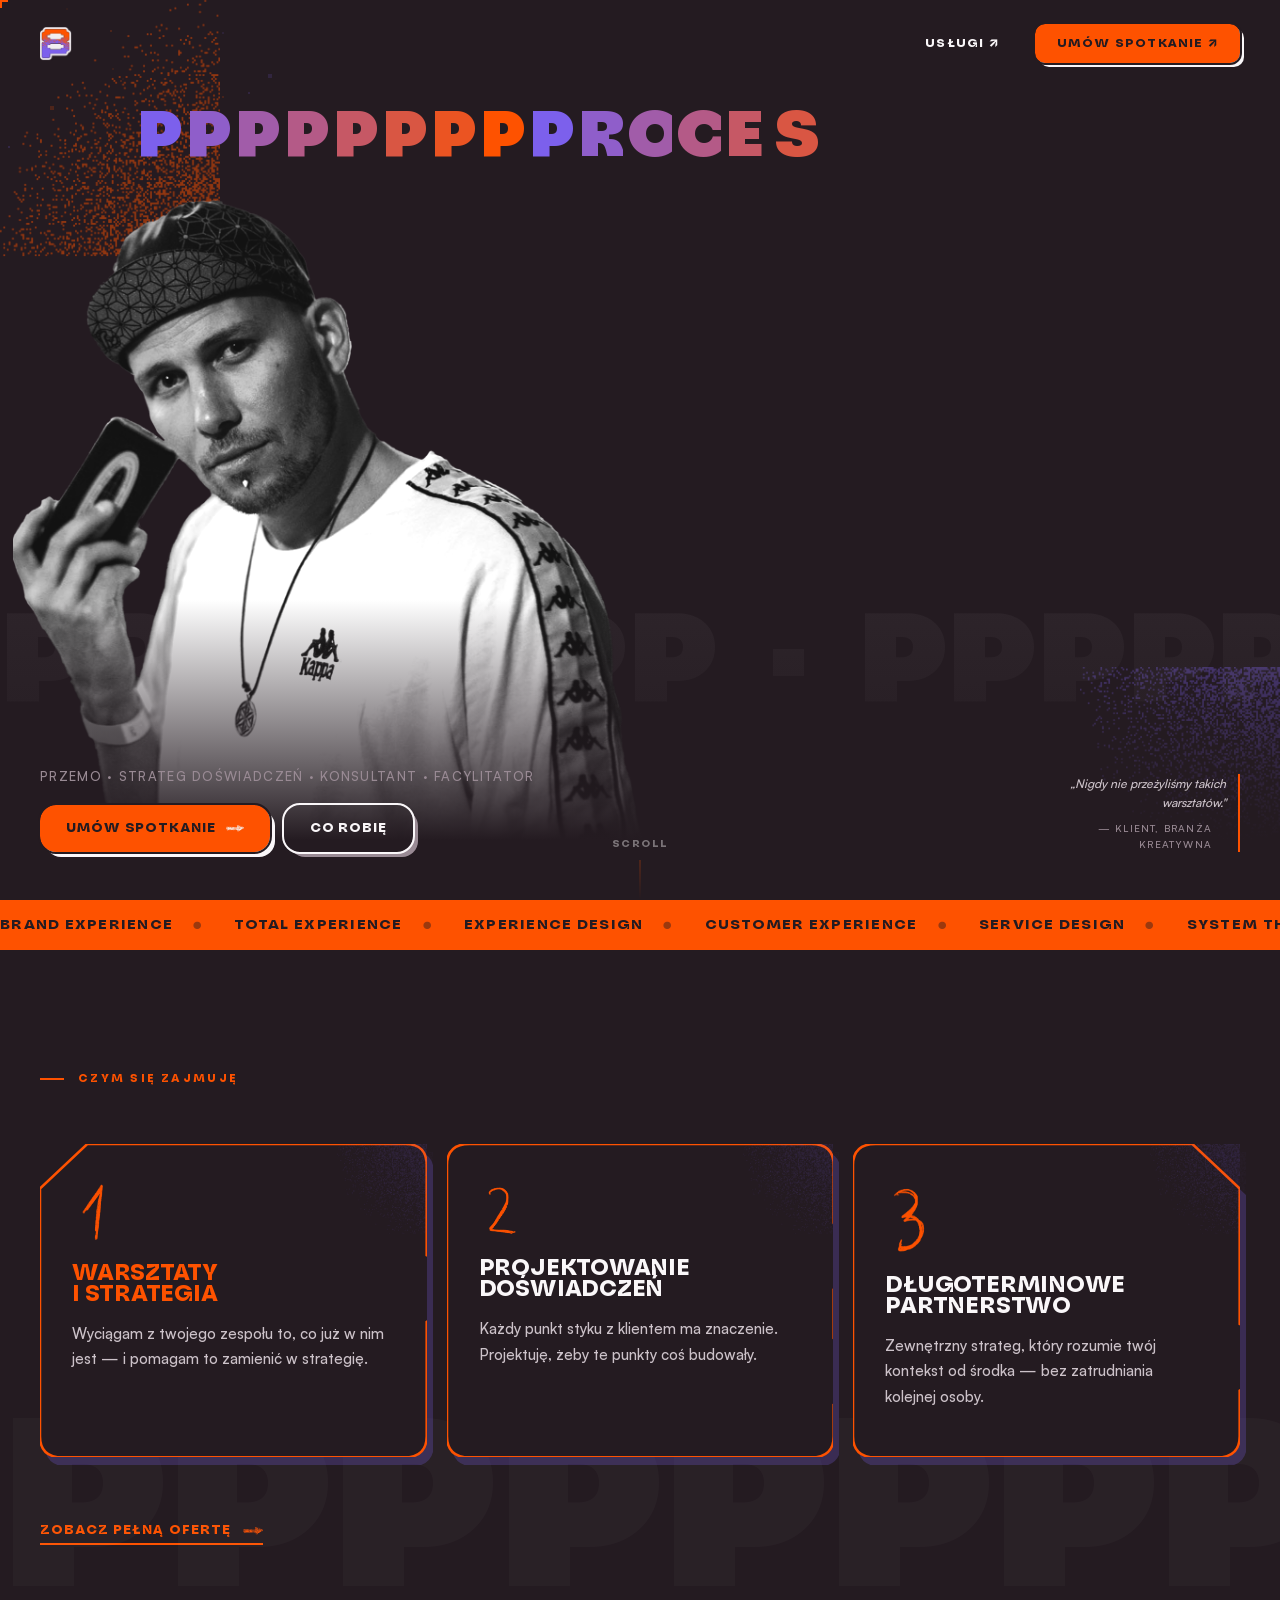
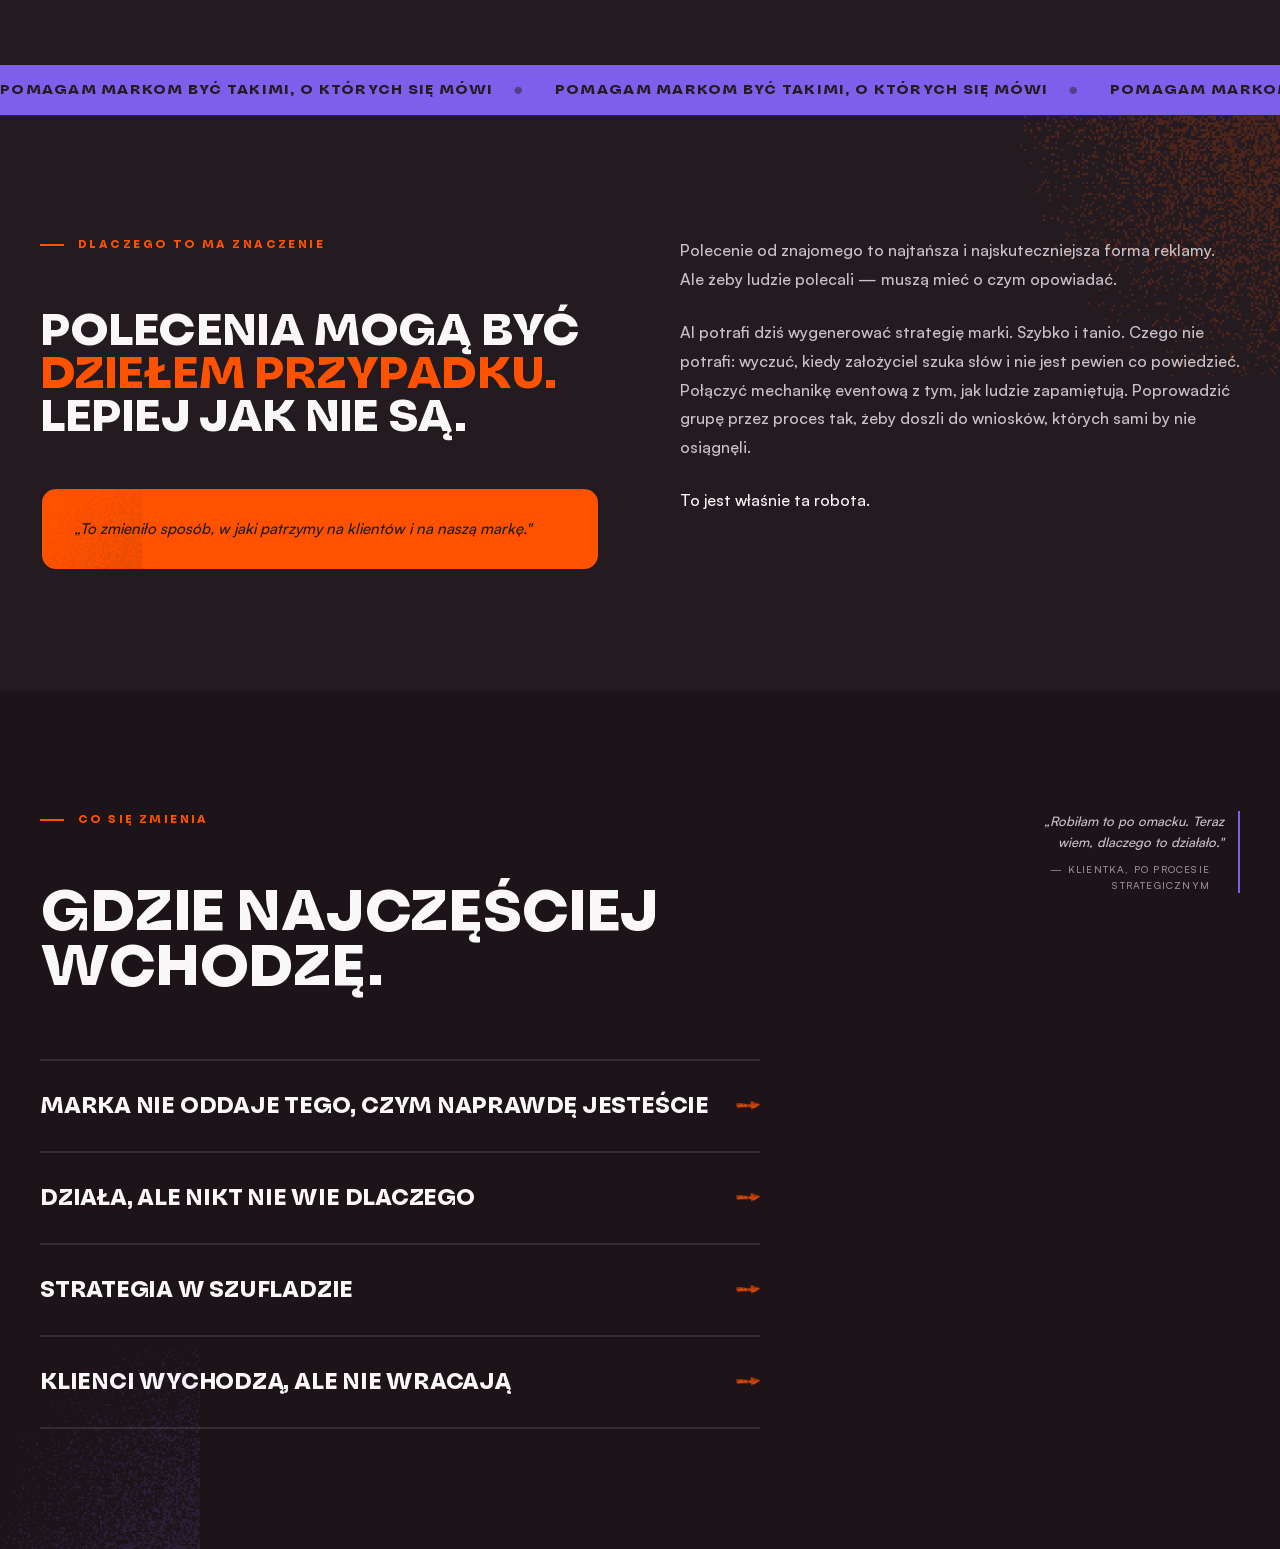
<file: index.html>
<!DOCTYPE html>
<html lang="pl">
<head>
  <meta charset="UTF-8" />
  <meta name="viewport" content="width=device-width, initial-scale=1.0" />
  <meta name="description" content="Przemo — strateg doświadczeń. Pomagam markom być takimi, o których się mówi." />
  <title>PPPPPPPP — Strateg Doświadczeń</title>
  <link rel="stylesheet" href="css/style.css" />
</head>
<body>

  <div id="cursor" aria-hidden="true"></div>

  <!-- =========================================================
       NAV
       ========================================================= -->
  <nav>
    <a href="/" class="nav-logo" aria-label="PPPPPPPP strona główna">
      <img src="assets/logo-main.png" alt="PPPPPPPP" />
    </a>
    <div class="nav-links">
      <a href="uslugi.html">Usługi&nbsp;↗</a>
      <a href="uslugi.html#kontakt" class="btn-nav">Umów spotkanie&nbsp;↗</a>
    </div>
  </nav>

  <!-- =========================================================
       SEKCJA 01 — HERO
       ========================================================= -->
  <section id="hero">

    <!-- Pixel spray canvas — scattered background texture -->
    <canvas id="spray-canvas" aria-hidden="true"></canvas>

    <!-- Spray decorations -->
    <img src="assets/corner-spray-orange.png" class="hero-spray hero-spray--tl" alt="" aria-hidden="true" />
    <img src="assets/corner-spray-violet.png" class="hero-spray hero-spray--br" alt="" aria-hidden="true" />

    <!-- Counter-scrolling background marquee -->
    <div class="hero-marquee" aria-hidden="true">
      <div class="hero-marquee-inner">
        <span>PPPPPPPP</span>
        <span>·</span>
        <span>PPPPPPPP</span>
        <span>·</span>
        <span>PPPPPPPP</span>
        <span>·</span>
        <span>PPPPPPPP</span>
        <span>·</span>
        <span>PPPPPPPP</span>
        <span>·</span>
        <span>PPPPPPPP</span>
        <span>·</span>
        <span>PPPPPPPP</span>
        <span>·</span>
        <span>PPPPPPPP</span>
        <span>·</span>
      </div>
    </div>

    <!-- Word display — cycling beneath physics P letters -->
    <div class="hero-word" aria-hidden="true">
      <span class="hero-slot"><span class="slot-cur">P</span><span class="slot-nxt"></span></span>
      <span class="hero-slot"><span class="slot-cur">R</span><span class="slot-nxt"></span></span>
      <span class="hero-slot"><span class="slot-cur">O</span><span class="slot-nxt"></span></span>
      <span class="hero-slot"><span class="slot-cur">D</span><span class="slot-nxt"></span></span>
      <span class="hero-slot"><span class="slot-cur">U</span><span class="slot-nxt"></span></span>
      <span class="hero-slot"><span class="slot-cur">K</span><span class="slot-nxt"></span></span>
      <span class="hero-slot"><span class="slot-cur">T</span><span class="slot-nxt"></span></span>
      <span class="hero-slot"><span class="slot-cur"> </span><span class="slot-nxt"></span></span>
    </div>

    <!-- Interactive P letters — physics-driven -->
    <div class="hero-letters" aria-label="PPPPPPPP">
      <span class="hero-p" aria-hidden="true">P</span>
      <span class="hero-p" aria-hidden="true">P</span>
      <span class="hero-p" aria-hidden="true">P</span>
      <span class="hero-p" aria-hidden="true">P</span>
      <span class="hero-p" aria-hidden="true">P</span>
      <span class="hero-p" aria-hidden="true">P</span>
      <span class="hero-p" aria-hidden="true">P</span>
      <span class="hero-p" aria-hidden="true">P</span>
    </div>

    <!-- Przemo's photo -->
    <img src="assets/photo.png" class="hero-photo" alt="Przemo — strateg doświadczeń" />

    <!-- Bottom: subline + CTA + quote -->
    <div class="hero-bottom">
      <div>
        <p class="hero-sub">Przemo&nbsp;·&nbsp;Strateg doświadczeń&nbsp;·&nbsp;Konsultant&nbsp;·&nbsp;Facylitator</p>
        <div class="hero-cta">
          <a href="uslugi.html#kontakt" class="btn btn--primary">
            Umów spotkanie
            <img src="assets/arrow-white.png" alt="" aria-hidden="true" />
          </a>
          <a href="#orientation" class="btn btn--ghost">
            Co robię
          </a>
        </div>
      </div>
      <aside class="hero-quote" aria-label="Opinia klienta">
        <blockquote>
          „Nigdy nie przeżyliśmy takich warsztatów."
          <cite>— klient, branża kreatywna</cite>
        </blockquote>
      </aside>
    </div>

    <!-- Scroll indicator -->
    <div class="scroll-hint" aria-hidden="true">
      <span>Scroll</span>
      <div class="scroll-hint-line"></div>
    </div>

  </section>

  <!-- =========================================================
       BAND — scroll-driven orange separator
       ========================================================= -->
  <div class="band" aria-hidden="true">
    <div class="band-inner">
      <span>Brand experience</span>
      <span>Total experience</span>
      <span>Experience design</span>
      <span>Customer experience</span>
      <span>Service design</span>
      <span>System thinking</span>
      <span>Marketing i strategy</span>
    </div>
  </div>

  <!-- =========================================================
       SEKCJA 03 — SZYBKA ORIENTACJA
       ========================================================= -->
  <section id="orientation">
    <div class="orientation-bg" aria-hidden="true">
      <span>PPPPPPPP&nbsp;&nbsp;PPPPPPPP&nbsp;&nbsp;PPPPPPPP&nbsp;&nbsp;PPPPPPPP&nbsp;&nbsp;PPPPPPPP</span>
    </div>

    <div class="section-inner">
      <p class="section-label reveal" id="orientation-label">Czym się zajmuję</p>

      <div class="orientation-grid reveal-stagger">

        <!-- Card 1: diagonal cut top-left + bump on right -->
        <article class="card card--1">
          <svg class="card-shape" viewBox="0 0 360 310" preserveAspectRatio="none" aria-hidden="true" focusable="false">
            <path
              d="M 44 0 H 340 C 354 0 360 7 360 21 V 110 C 373 118 380 131 374 143 C 380 155 373 168 360 176 V 289 C 360 303 353 310 339 310 H 21 C 7 310 0 303 0 289 V 44 Z"
              fill="#241B21" stroke="#FE5200" stroke-width="2.5" vector-effect="non-scaling-stroke" />
          </svg>
          <div class="card-inner">
            <img src="assets/num-1.png" class="card-num" alt="01" />
            <h3 class="card-title">Warsztaty<br />i strategia</h3>
            <p class="card-body">Wyciągam z twojego zespołu to, co już w nim jest — i pomagam to zamienić w strategię.</p>
          </div>
        </article>

        <!-- Card 2: two bumps on right side -->
        <article class="card card--2">
          <svg class="card-shape" viewBox="0 0 360 310" preserveAspectRatio="none" aria-hidden="true" focusable="false">
            <path
              d="M 21 0 H 339 C 353 0 360 7 360 21 V 78 C 373 86 380 99 374 111 C 380 123 373 136 360 144 V 192 C 373 200 380 213 374 225 C 380 237 373 250 360 258 V 289 C 360 303 353 310 339 310 H 21 C 7 310 0 303 0 289 V 21 C 0 7 7 0 21 0 Z"
              fill="#241B21" stroke="#FE5200" stroke-width="2.5" vector-effect="non-scaling-stroke" />
          </svg>
          <div class="card-inner">
            <img src="assets/num-2.png" class="card-num" alt="02" />
            <h3 class="card-title">Projektowanie<br />doświadczeń</h3>
            <p class="card-body">Każdy punkt styku z klientem ma znaczenie. Projektuję, żeby te punkty coś budowały.</p>
          </div>
        </article>

        <!-- Card 3: diagonal cut top-right + bump lower on right -->
        <article class="card card--3">
          <svg class="card-shape" viewBox="0 0 360 310" preserveAspectRatio="none" aria-hidden="true" focusable="false">
            <path
              d="M 21 0 H 316 L 360 44 V 178 C 373 186 380 199 374 211 C 380 223 373 236 360 244 V 289 C 360 303 353 310 339 310 H 21 C 7 310 0 303 0 289 V 21 C 0 7 7 0 21 0 Z"
              fill="#241B21" stroke="#FE5200" stroke-width="2.5" vector-effect="non-scaling-stroke" />
          </svg>
          <div class="card-inner">
            <img src="assets/num-3.png" class="card-num" alt="03" />
            <h3 class="card-title">Długoterminowe<br />partnerstwo</h3>
            <p class="card-body">Zewnętrzny strateg, który rozumie twój kontekst od środka — bez zatrudniania kolejnej osoby.</p>
          </div>
        </article>

      </div>

      <a href="uslugi.html" class="orientation-cta reveal">
        Zobacz pełną ofertę
        <img src="assets/arrow-orange.png" alt="" aria-hidden="true" />
      </a>
    </div>
  </section>

  <!-- =========================================================
       BAND 2 — violet separator
       ========================================================= -->
  <div class="band band--violet" aria-hidden="true">
    <div class="band-inner">
      <span>Pomagam markom być takimi, o których się mówi</span>
      <span>Pomagam markom być takimi, o których się mówi</span>
      <span>Pomagam markom być takimi, o których się mówi</span>
      <span>Pomagam markom być takimi, o których się mówi</span>
    </div>
  </div>

  <!-- =========================================================
       SEKCJA 04 — MANIFEST
       ========================================================= -->
  <section id="manifest">
    <div class="section-inner">
      <div class="manifest-grid">

        <div class="manifest-left">
          <p class="section-label reveal">Dlaczego to ma znaczenie</p>
          <h2 class="manifest-lead reveal">
            Polecenia mogą być<br />
            <em>dziełem przypadku.</em><br />
            Lepiej jak nie są.
          </h2>
          <div class="manifest-quote-card reveal">
            <blockquote>
              „To zmieniło sposób, w jaki patrzymy na klientów i na naszą markę."
            </blockquote>
          </div>
        </div>

        <div class="manifest-right reveal-right">
          <div class="manifest-body">
            <p>Polecenie od znajomego to najtańsza i najskuteczniejsza forma reklamy. Ale żeby ludzie polecali — muszą mieć o czym opowiadać.</p>
            <p>AI potrafi dziś wygenerować strategię marki. Szybko i tanio. Czego nie potrafi: wyczuć, kiedy założyciel szuka słów i nie jest pewien co powiedzieć. Połączyć mechanikę eventową z tym, jak ludzie zapamiętują. Poprowadzić grupę przez proces tak, żeby doszli do wniosków, których sami by nie osiągnęli.</p>
            <p><strong>To jest właśnie ta robota.</strong></p>
          </div>
        </div>

      </div>
    </div>
  </section>

  <!-- =========================================================
       SEKCJA 05 — TRANSFORMACJE
       ========================================================= -->
  <section id="transformations">

    <aside class="transformations-quote" aria-label="Opinia klienta">
      <blockquote>
        „Robiłam to po omacku. Teraz wiem, dlaczego to działało."
        <cite>— klientka, po procesie strategicznym</cite>
      </blockquote>
    </aside>

    <div class="section-inner">
      <div class="transformations-head reveal">
        <p class="section-label">Co się zmienia</p>
        <h2 class="transformations-headline">Gdzie najczęściej<br />wchodzę.</h2>
      </div>

      <div class="accordion reveal">

        <div class="accordion-item">
          <button class="accordion-trigger" aria-expanded="false">
            <span class="accordion-trigger-text">Marka nie oddaje tego, czym naprawdę jesteście</span>
            <img src="assets/arrow-orange.png" class="accordion-arrow" alt="" aria-hidden="true" />
          </button>
          <div class="accordion-body" role="region">
            <div class="accordion-body-inner">
              Dobry produkt, ale żadna narracja. Właściciel czuje, że marka to nie to. Po warsztacie: jasna tożsamość, nazwane wartości, opisane wyróżniki. Wiesz co mówić — i możesz to wytłumaczyć każdemu nowemu pracownikowi.
            </div>
          </div>
        </div>

        <div class="accordion-item">
          <button class="accordion-trigger" aria-expanded="false">
            <span class="accordion-trigger-text">Działa, ale nikt nie wie dlaczego</span>
            <img src="assets/arrow-orange.png" class="accordion-arrow" alt="" aria-hidden="true" />
          </button>
          <div class="accordion-body" role="region">
            <div class="accordion-body-inner">
              Firma działa dobrze "na wyczucie", ale nie ma ram. Nowe osoby trudno wdrożyć, decyzje komunikacyjne trudno podjąć. Po procesie: nazwane reguły, gotowy język dla całego zespołu.
            </div>
          </div>
        </div>

        <div class="accordion-item">
          <button class="accordion-trigger" aria-expanded="false">
            <span class="accordion-trigger-text">Strategia w szufladzie</span>
            <img src="assets/arrow-orange.png" class="accordion-arrow" alt="" aria-hidden="true" />
          </button>
          <div class="accordion-body" role="region">
            <div class="accordion-body-inner">
              Strategia gdzieś zapisana, której nikt nie używa. Po procesie: jasna ścieżka, wyznaczone priorytety, zaplanowany proces zmiany — nie kolejny plik PDF.
            </div>
          </div>
        </div>

        <div class="accordion-item">
          <button class="accordion-trigger" aria-expanded="false">
            <span class="accordion-trigger-text">Klienci wychodzą, ale nie wracają</span>
            <img src="assets/arrow-orange.png" class="accordion-arrow" alt="" aria-hidden="true" />
          </button>
          <div class="accordion-body" role="region">
            <div class="accordion-body-inner">
              Klienci są zadowoleni, ale nie polecają. Po procesie: zaprojektowane punkty styku, przemyślane momenty — marka, o której ludzie chcą mówić innym.
            </div>
          </div>
        </div>

      </div>
    </div>
  </section>

  <script src="js/main.js"></script>
</body>
</html>
</file>
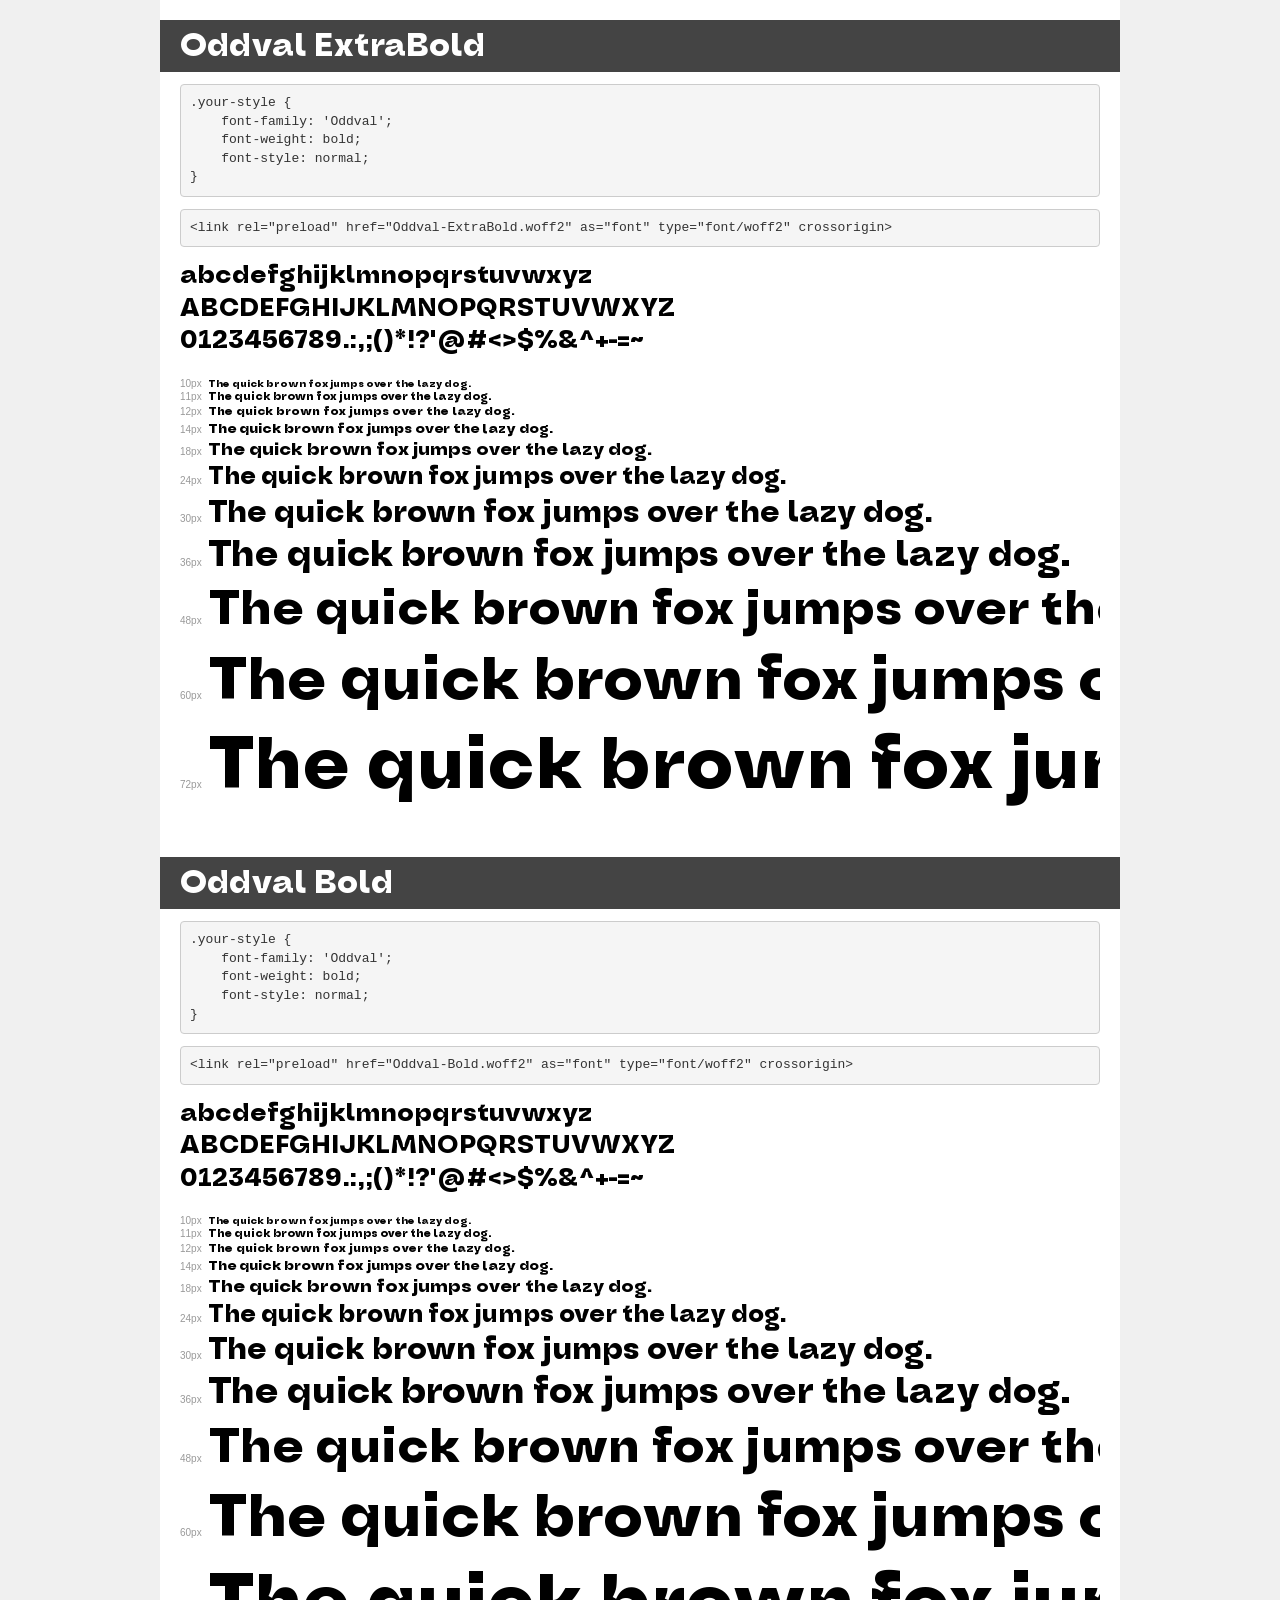
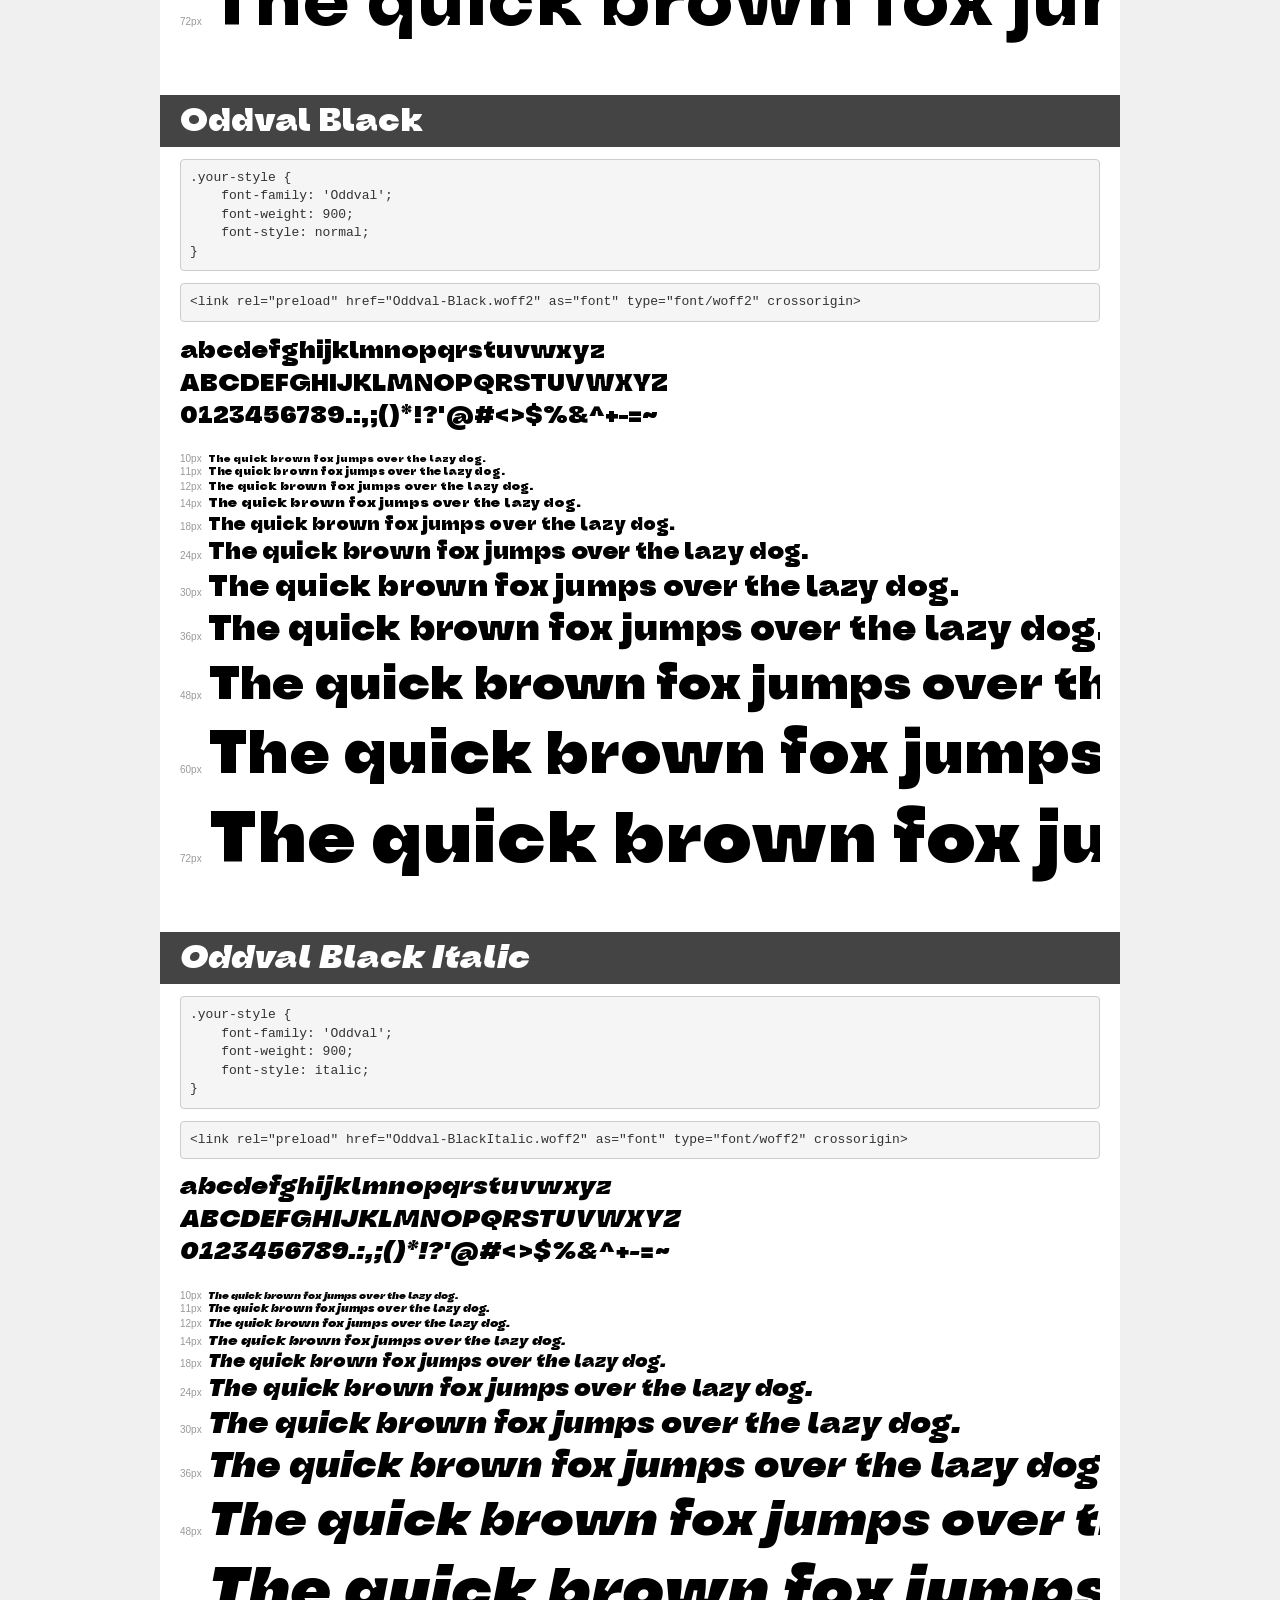
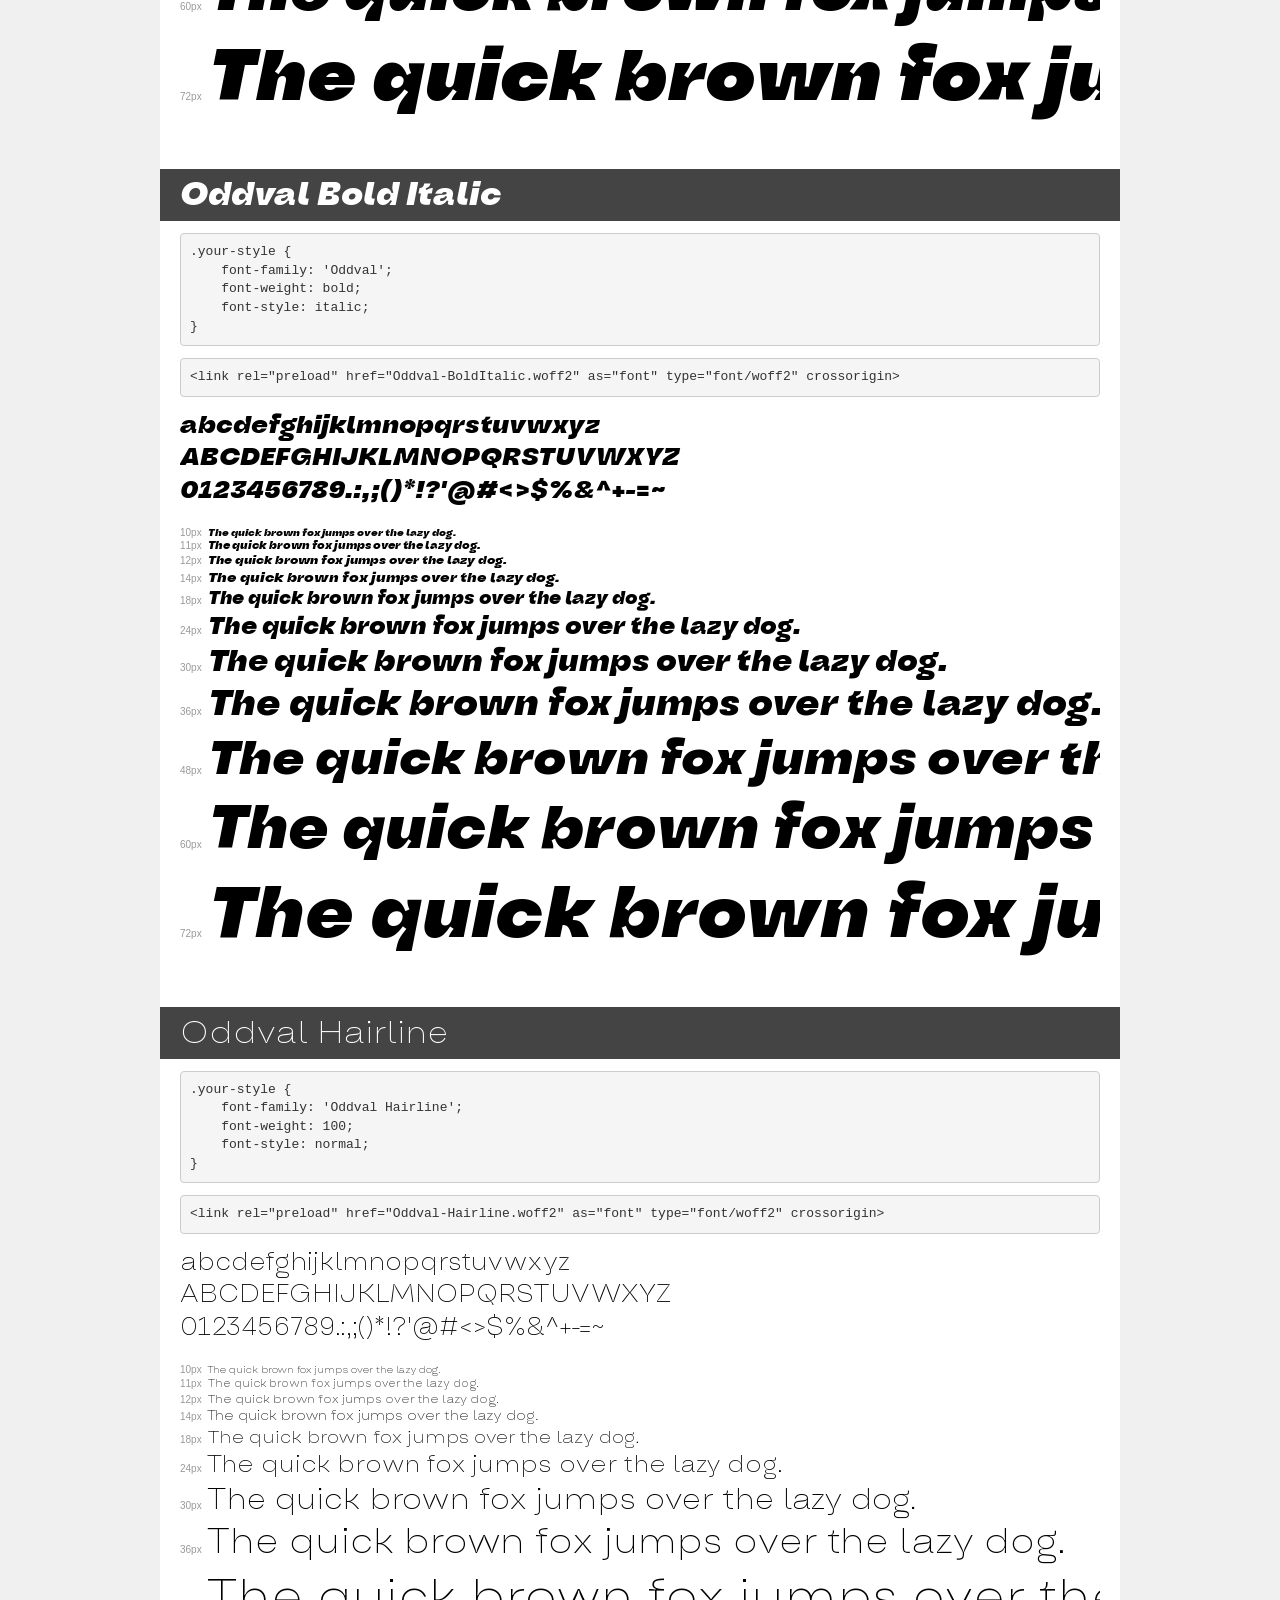
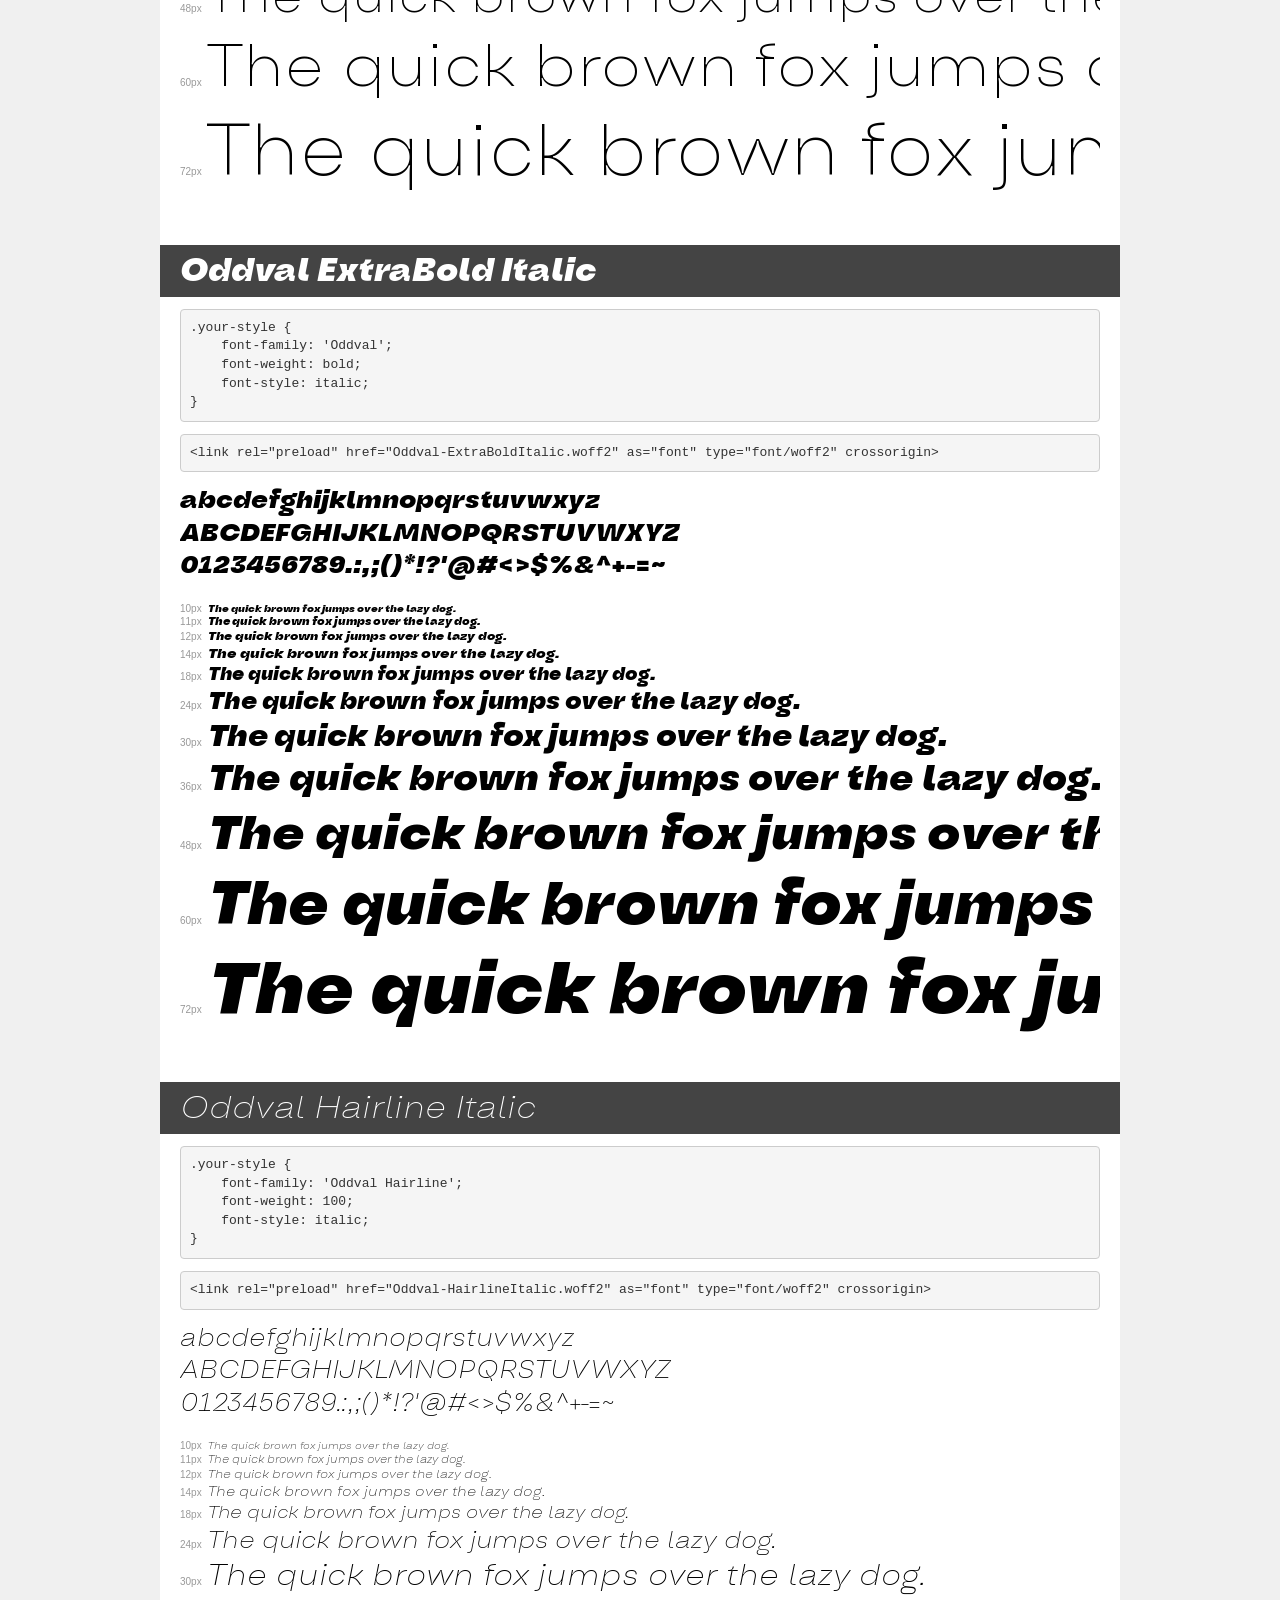
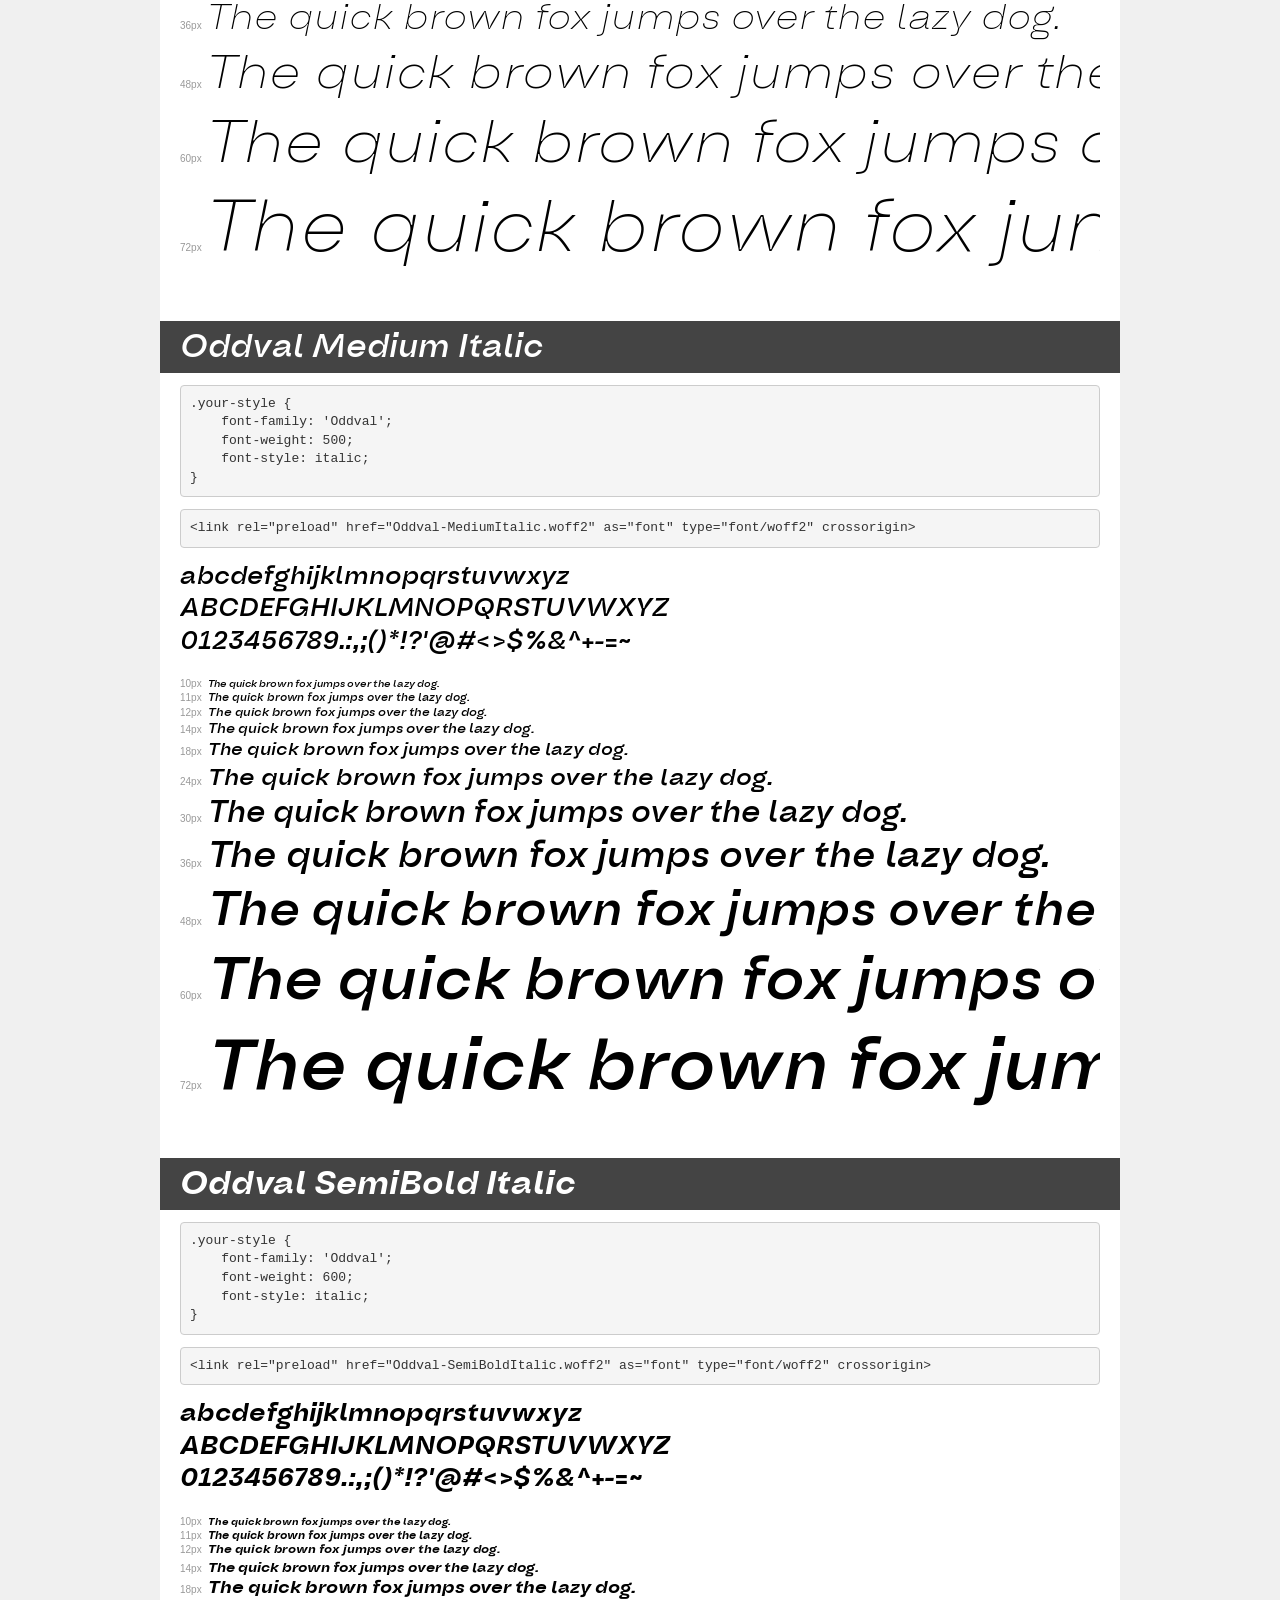
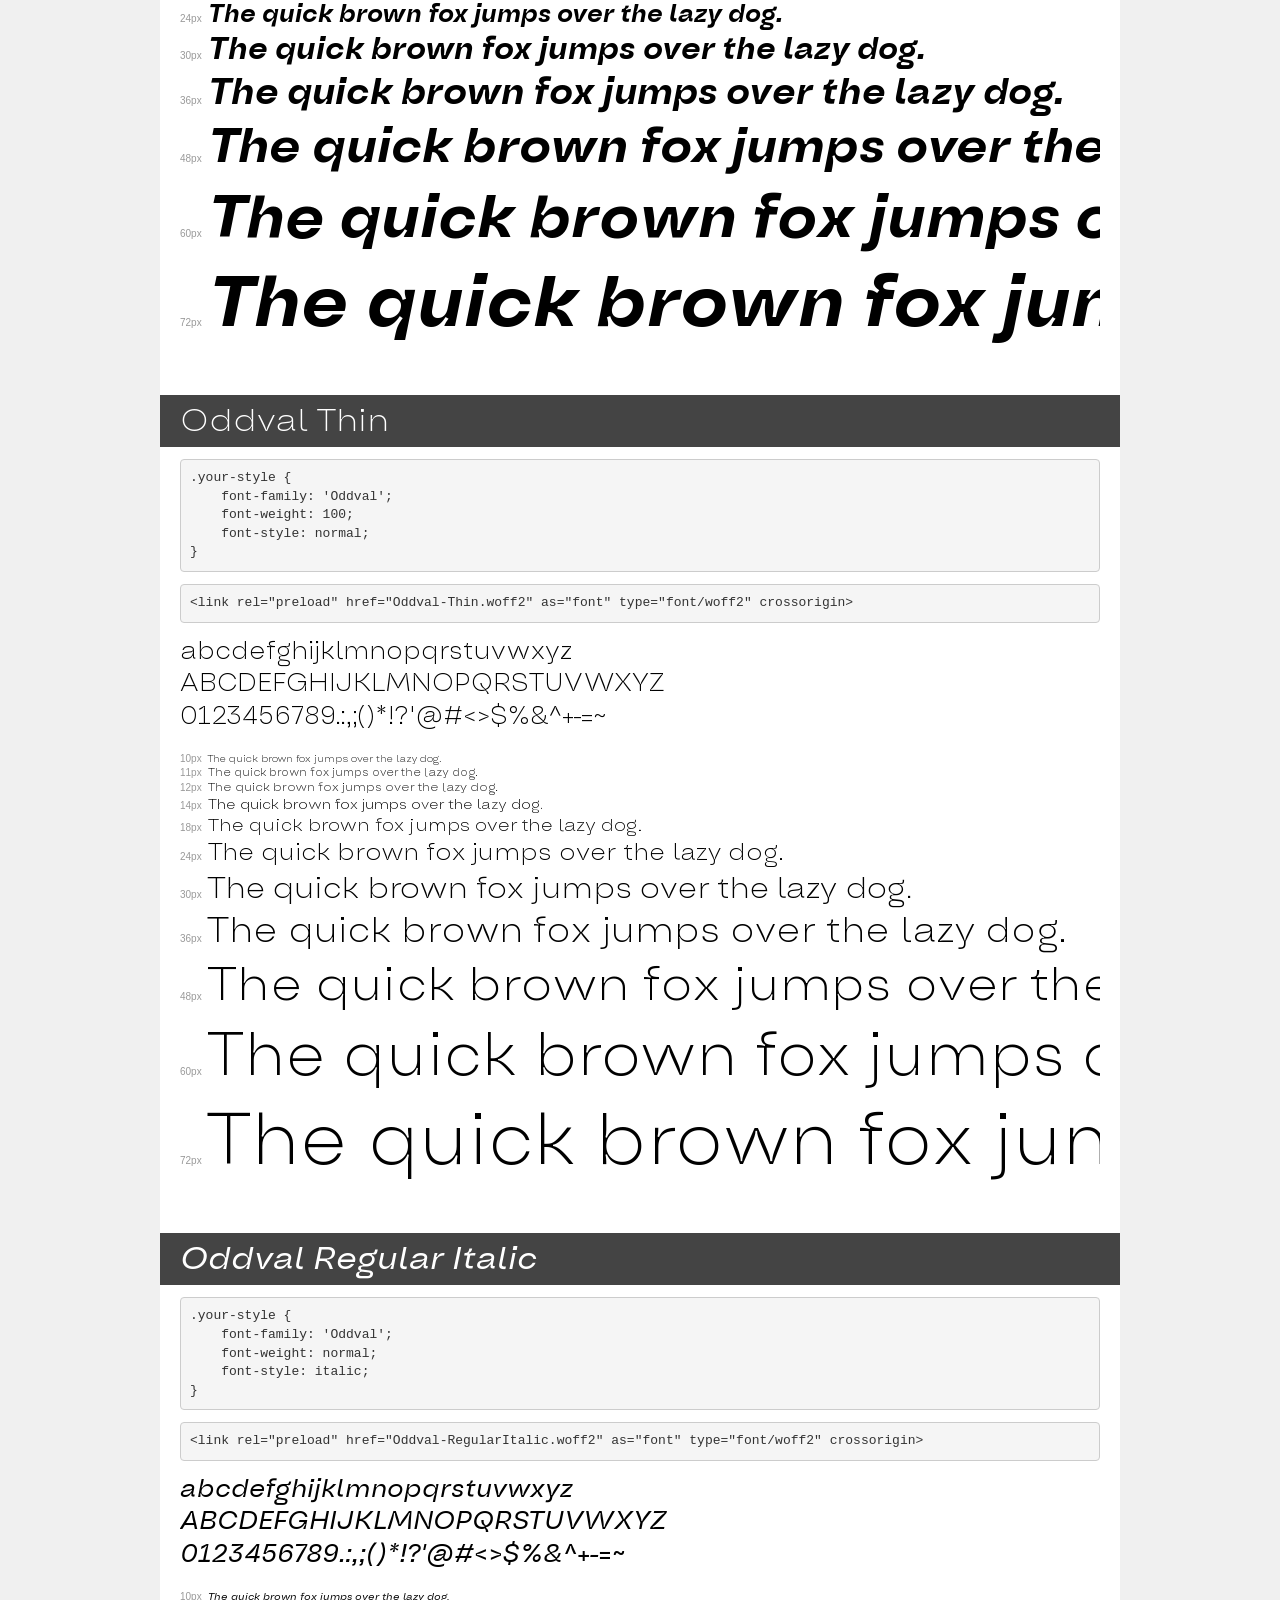
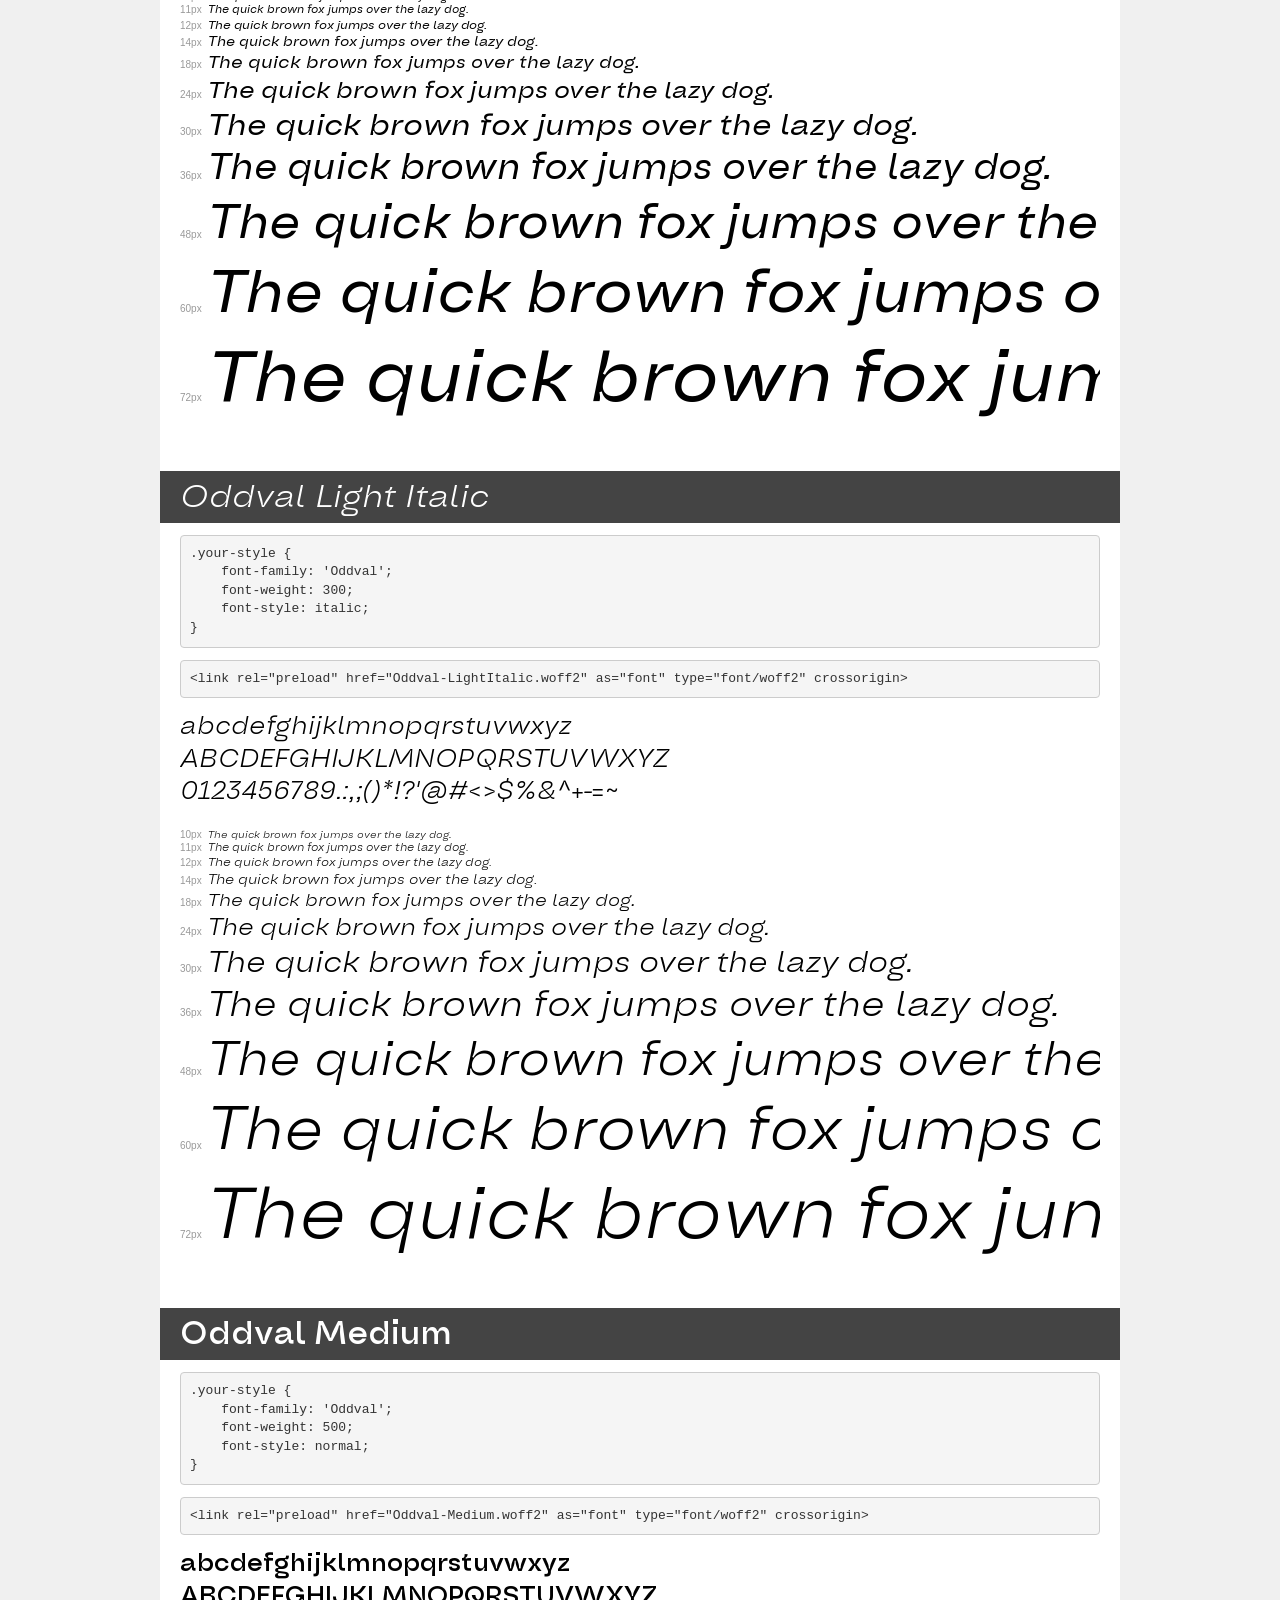
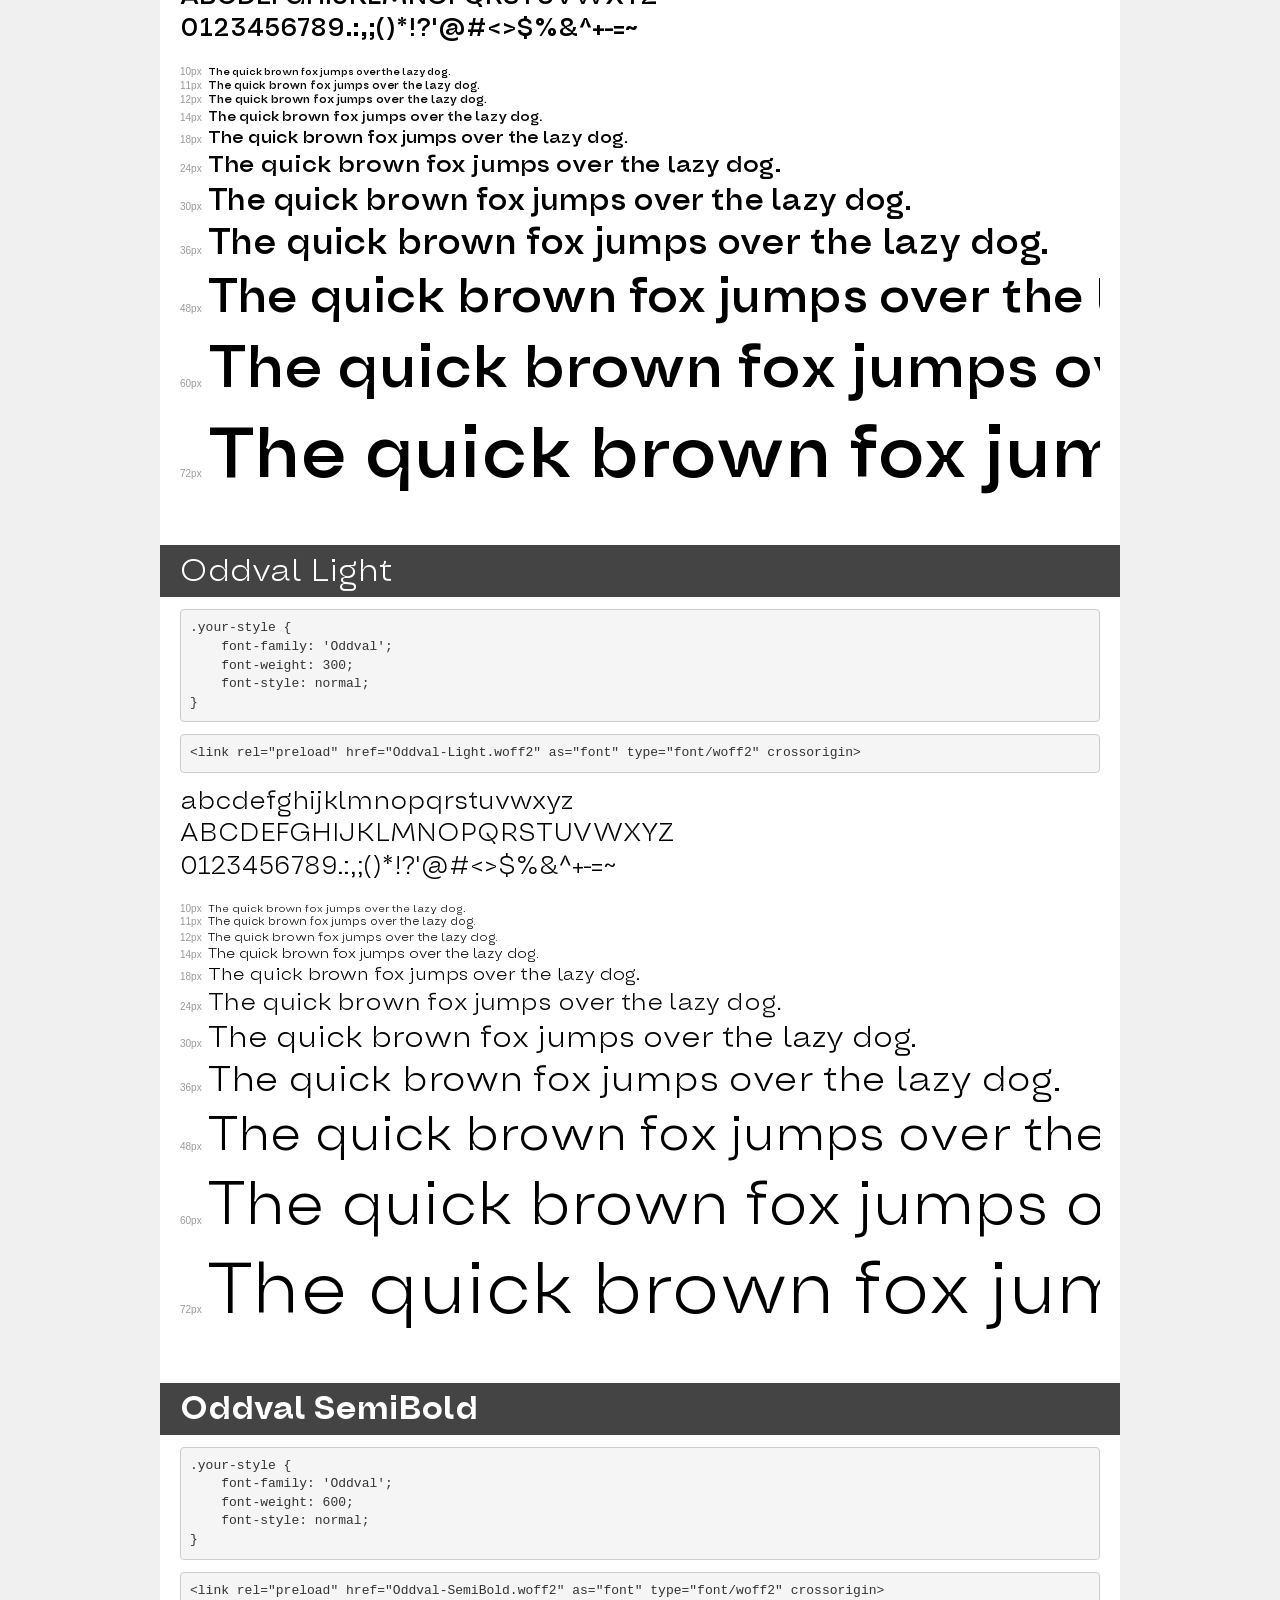
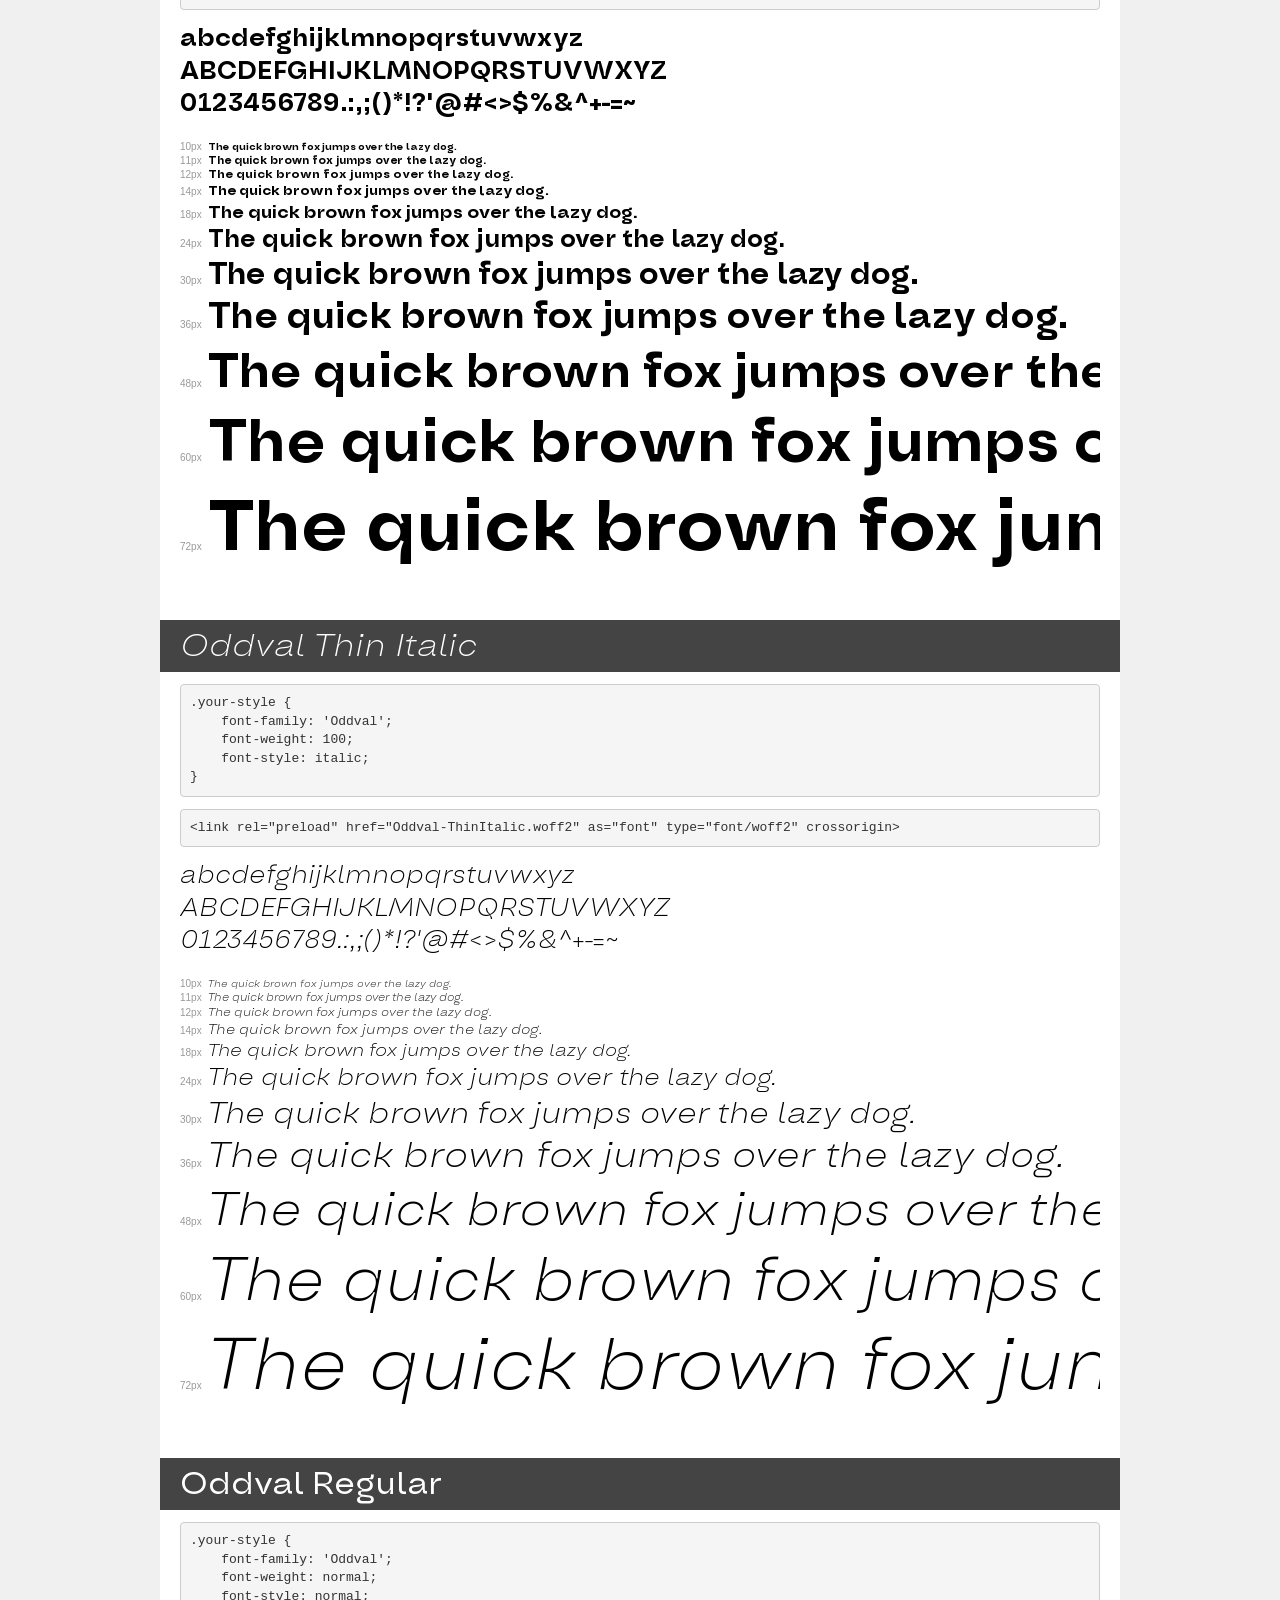
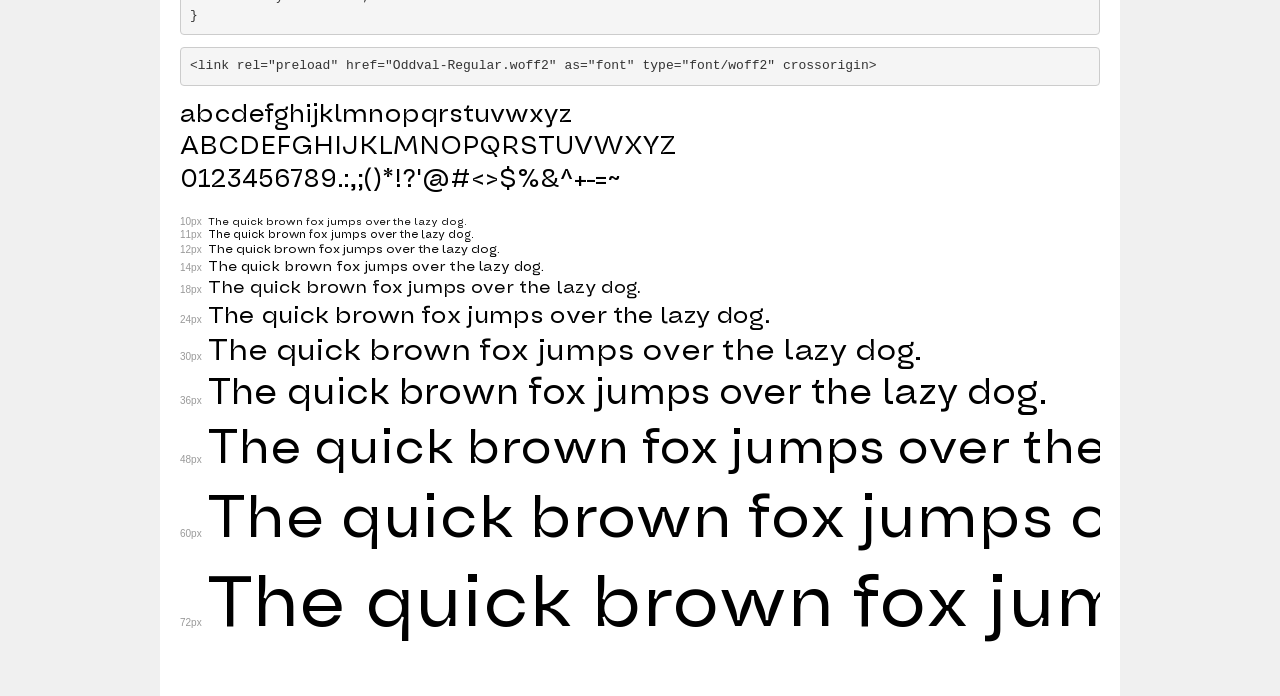
<file: FONTS/oddval/demo.html>
<!DOCTYPE html>
<html lang="en">
<head>
    <meta charset="utf-8">
    <meta http-equiv="X-UA-Compatible" content="IE=edge">
    <meta name="viewport" content="width=device-width, initial-scale=1">
    <meta name="robots" content="noindex, noarchive">
    <meta name="format-detection" content="telephone=no">
    <title>Transfonter demo</title>
    <link href="stylesheet.css" rel="stylesheet">
    <style>
        /*
        http://meyerweb.com/eric/tools/css/reset/
        v2.0 | 20110126
        License: none (public domain)
        */
        html, body, div, span, applet, object, iframe,
        h1, h2, h3, h4, h5, h6, p, blockquote, pre,
        a, abbr, acronym, address, big, cite, code,
        del, dfn, em, img, ins, kbd, q, s, samp,
        small, strike, strong, sub, sup, tt, var,
        b, u, i, center,
        dl, dt, dd, ol, ul, li,
        fieldset, form, label, legend,
        table, caption, tbody, tfoot, thead, tr, th, td,
        article, aside, canvas, details, embed,
        figure, figcaption, footer, header, hgroup,
        menu, nav, output, ruby, section, summary,
        time, mark, audio, video {
            margin: 0;
            padding: 0;
            border: 0;
            font-size: 100%;
            font: inherit;
            vertical-align: baseline;
        }
        /* HTML5 display-role reset for older browsers */
        article, aside, details, figcaption, figure,
        footer, header, hgroup, menu, nav, section {
            display: block;
        }
        body {
            line-height: 1;
        }
        ol, ul {
            list-style: none;
        }
        blockquote, q {
            quotes: none;
        }
        blockquote:before, blockquote:after,
        q:before, q:after {
            content: '';
            content: none;
        }
        table {
            border-collapse: collapse;
            border-spacing: 0;
        }
        /* demo styles */
        body {
            background: #f0f0f0;
            color: #000;
        }
        .page {
            background: #fff;
            width: 920px;
            margin: 0 auto;
            padding: 20px 20px 0 20px;
            overflow: hidden;
        }
        .font-container {
            overflow-x: auto;
            overflow-y: hidden;
            margin-bottom: 40px;
            line-height: 1.3;
            white-space: nowrap;
            padding-bottom: 5px;
        }
        h1 {
            position: relative;
            background: #444;
            font-size: 32px;
            color: #fff;
            padding: 10px 20px;
            margin: 0 -20px 12px -20px;
        }
        .letters {
            font-size: 25px;
            margin-bottom: 20px;
        }
        .s10:before {
            content: '10px';
        }
        .s11:before {
            content: '11px';
        }
        .s12:before {
            content: '12px';
        }
        .s14:before {
            content: '14px';
        }
        .s18:before {
            content: '18px';
        }
        .s24:before {
            content: '24px';
        }
        .s30:before {
            content: '30px';
        }
        .s36:before {
            content: '36px';
        }
        .s48:before {
            content: '48px';
        }
        .s60:before {
            content: '60px';
        }
        .s72:before {
            content: '72px';
        }
        .s10:before, .s11:before, .s12:before, .s14:before,
        .s18:before, .s24:before, .s30:before, .s36:before,
        .s48:before, .s60:before, .s72:before {
            font-family: Arial, sans-serif;
            font-size: 10px;
            font-weight: normal;
            font-style: normal;
            color: #999;
            padding-right: 6px;
        }
        pre {
            display: block;
            padding: 9px;
            margin: 0 0 12px;
            font-family: Monaco, Menlo, Consolas, "Courier New", monospace;
            font-size: 13px;
            line-height: 1.428571429;
            color: #333;
            font-weight: normal;
            font-style: normal;
            background-color: #f5f5f5;
            border: 1px solid #ccc;
            overflow-x: auto;
            border-radius: 4px;
        }
        /* responsive */
        @media (max-width: 959px) {
            .page {
                width: auto;
                margin: 0;
            }
        }
    </style>
</head>
<body>
<div class="page">
    <div class="demo">
        <h1 style="font-family: 'Oddval'; font-weight: bold; font-style: normal;">Oddval ExtraBold</h1>
        <pre title="Usage">.your-style {
    font-family: 'Oddval';
    font-weight: bold;
    font-style: normal;
}</pre>
        <pre title="Preload (optional)">
&lt;link rel=&quot;preload&quot; href=&quot;Oddval-ExtraBold.woff2&quot; as=&quot;font&quot; type=&quot;font/woff2&quot; crossorigin&gt;</pre>
        <div class="font-container" style="font-family: 'Oddval'; font-weight: bold; font-style: normal;">
            <p class="letters">
                abcdefghijklmnopqrstuvwxyz<br>
ABCDEFGHIJKLMNOPQRSTUVWXYZ<br>
                0123456789.:,;()*!?'@#&lt;&gt;$%&^+-=~
            </p>
            <p class="s10" style="font-size: 10px;">The quick brown fox jumps over the lazy dog.</p>
            <p class="s11" style="font-size: 11px;">The quick brown fox jumps over the lazy dog.</p>
            <p class="s12" style="font-size: 12px;">The quick brown fox jumps over the lazy dog.</p>
            <p class="s14" style="font-size: 14px;">The quick brown fox jumps over the lazy dog.</p>
            <p class="s18" style="font-size: 18px;">The quick brown fox jumps over the lazy dog.</p>
            <p class="s24" style="font-size: 24px;">The quick brown fox jumps over the lazy dog.</p>
            <p class="s30" style="font-size: 30px;">The quick brown fox jumps over the lazy dog.</p>
            <p class="s36" style="font-size: 36px;">The quick brown fox jumps over the lazy dog.</p>
            <p class="s48" style="font-size: 48px;">The quick brown fox jumps over the lazy dog.</p>
            <p class="s60" style="font-size: 60px;">The quick brown fox jumps over the lazy dog.</p>
            <p class="s72" style="font-size: 72px;">The quick brown fox jumps over the lazy dog.</p>
        </div>
    </div>

    <div class="demo">
        <h1 style="font-family: 'Oddval'; font-weight: bold; font-style: normal;">Oddval Bold</h1>
        <pre title="Usage">.your-style {
    font-family: 'Oddval';
    font-weight: bold;
    font-style: normal;
}</pre>
        <pre title="Preload (optional)">
&lt;link rel=&quot;preload&quot; href=&quot;Oddval-Bold.woff2&quot; as=&quot;font&quot; type=&quot;font/woff2&quot; crossorigin&gt;</pre>
        <div class="font-container" style="font-family: 'Oddval'; font-weight: bold; font-style: normal;">
            <p class="letters">
                abcdefghijklmnopqrstuvwxyz<br>
ABCDEFGHIJKLMNOPQRSTUVWXYZ<br>
                0123456789.:,;()*!?'@#&lt;&gt;$%&^+-=~
            </p>
            <p class="s10" style="font-size: 10px;">The quick brown fox jumps over the lazy dog.</p>
            <p class="s11" style="font-size: 11px;">The quick brown fox jumps over the lazy dog.</p>
            <p class="s12" style="font-size: 12px;">The quick brown fox jumps over the lazy dog.</p>
            <p class="s14" style="font-size: 14px;">The quick brown fox jumps over the lazy dog.</p>
            <p class="s18" style="font-size: 18px;">The quick brown fox jumps over the lazy dog.</p>
            <p class="s24" style="font-size: 24px;">The quick brown fox jumps over the lazy dog.</p>
            <p class="s30" style="font-size: 30px;">The quick brown fox jumps over the lazy dog.</p>
            <p class="s36" style="font-size: 36px;">The quick brown fox jumps over the lazy dog.</p>
            <p class="s48" style="font-size: 48px;">The quick brown fox jumps over the lazy dog.</p>
            <p class="s60" style="font-size: 60px;">The quick brown fox jumps over the lazy dog.</p>
            <p class="s72" style="font-size: 72px;">The quick brown fox jumps over the lazy dog.</p>
        </div>
    </div>

    <div class="demo">
        <h1 style="font-family: 'Oddval'; font-weight: 900; font-style: normal;">Oddval Black</h1>
        <pre title="Usage">.your-style {
    font-family: 'Oddval';
    font-weight: 900;
    font-style: normal;
}</pre>
        <pre title="Preload (optional)">
&lt;link rel=&quot;preload&quot; href=&quot;Oddval-Black.woff2&quot; as=&quot;font&quot; type=&quot;font/woff2&quot; crossorigin&gt;</pre>
        <div class="font-container" style="font-family: 'Oddval'; font-weight: 900; font-style: normal;">
            <p class="letters">
                abcdefghijklmnopqrstuvwxyz<br>
ABCDEFGHIJKLMNOPQRSTUVWXYZ<br>
                0123456789.:,;()*!?'@#&lt;&gt;$%&^+-=~
            </p>
            <p class="s10" style="font-size: 10px;">The quick brown fox jumps over the lazy dog.</p>
            <p class="s11" style="font-size: 11px;">The quick brown fox jumps over the lazy dog.</p>
            <p class="s12" style="font-size: 12px;">The quick brown fox jumps over the lazy dog.</p>
            <p class="s14" style="font-size: 14px;">The quick brown fox jumps over the lazy dog.</p>
            <p class="s18" style="font-size: 18px;">The quick brown fox jumps over the lazy dog.</p>
            <p class="s24" style="font-size: 24px;">The quick brown fox jumps over the lazy dog.</p>
            <p class="s30" style="font-size: 30px;">The quick brown fox jumps over the lazy dog.</p>
            <p class="s36" style="font-size: 36px;">The quick brown fox jumps over the lazy dog.</p>
            <p class="s48" style="font-size: 48px;">The quick brown fox jumps over the lazy dog.</p>
            <p class="s60" style="font-size: 60px;">The quick brown fox jumps over the lazy dog.</p>
            <p class="s72" style="font-size: 72px;">The quick brown fox jumps over the lazy dog.</p>
        </div>
    </div>

    <div class="demo">
        <h1 style="font-family: 'Oddval'; font-weight: 900; font-style: italic;">Oddval Black Italic</h1>
        <pre title="Usage">.your-style {
    font-family: 'Oddval';
    font-weight: 900;
    font-style: italic;
}</pre>
        <pre title="Preload (optional)">
&lt;link rel=&quot;preload&quot; href=&quot;Oddval-BlackItalic.woff2&quot; as=&quot;font&quot; type=&quot;font/woff2&quot; crossorigin&gt;</pre>
        <div class="font-container" style="font-family: 'Oddval'; font-weight: 900; font-style: italic;">
            <p class="letters">
                abcdefghijklmnopqrstuvwxyz<br>
ABCDEFGHIJKLMNOPQRSTUVWXYZ<br>
                0123456789.:,;()*!?'@#&lt;&gt;$%&^+-=~
            </p>
            <p class="s10" style="font-size: 10px;">The quick brown fox jumps over the lazy dog.</p>
            <p class="s11" style="font-size: 11px;">The quick brown fox jumps over the lazy dog.</p>
            <p class="s12" style="font-size: 12px;">The quick brown fox jumps over the lazy dog.</p>
            <p class="s14" style="font-size: 14px;">The quick brown fox jumps over the lazy dog.</p>
            <p class="s18" style="font-size: 18px;">The quick brown fox jumps over the lazy dog.</p>
            <p class="s24" style="font-size: 24px;">The quick brown fox jumps over the lazy dog.</p>
            <p class="s30" style="font-size: 30px;">The quick brown fox jumps over the lazy dog.</p>
            <p class="s36" style="font-size: 36px;">The quick brown fox jumps over the lazy dog.</p>
            <p class="s48" style="font-size: 48px;">The quick brown fox jumps over the lazy dog.</p>
            <p class="s60" style="font-size: 60px;">The quick brown fox jumps over the lazy dog.</p>
            <p class="s72" style="font-size: 72px;">The quick brown fox jumps over the lazy dog.</p>
        </div>
    </div>

    <div class="demo">
        <h1 style="font-family: 'Oddval'; font-weight: bold; font-style: italic;">Oddval Bold Italic</h1>
        <pre title="Usage">.your-style {
    font-family: 'Oddval';
    font-weight: bold;
    font-style: italic;
}</pre>
        <pre title="Preload (optional)">
&lt;link rel=&quot;preload&quot; href=&quot;Oddval-BoldItalic.woff2&quot; as=&quot;font&quot; type=&quot;font/woff2&quot; crossorigin&gt;</pre>
        <div class="font-container" style="font-family: 'Oddval'; font-weight: bold; font-style: italic;">
            <p class="letters">
                abcdefghijklmnopqrstuvwxyz<br>
ABCDEFGHIJKLMNOPQRSTUVWXYZ<br>
                0123456789.:,;()*!?'@#&lt;&gt;$%&^+-=~
            </p>
            <p class="s10" style="font-size: 10px;">The quick brown fox jumps over the lazy dog.</p>
            <p class="s11" style="font-size: 11px;">The quick brown fox jumps over the lazy dog.</p>
            <p class="s12" style="font-size: 12px;">The quick brown fox jumps over the lazy dog.</p>
            <p class="s14" style="font-size: 14px;">The quick brown fox jumps over the lazy dog.</p>
            <p class="s18" style="font-size: 18px;">The quick brown fox jumps over the lazy dog.</p>
            <p class="s24" style="font-size: 24px;">The quick brown fox jumps over the lazy dog.</p>
            <p class="s30" style="font-size: 30px;">The quick brown fox jumps over the lazy dog.</p>
            <p class="s36" style="font-size: 36px;">The quick brown fox jumps over the lazy dog.</p>
            <p class="s48" style="font-size: 48px;">The quick brown fox jumps over the lazy dog.</p>
            <p class="s60" style="font-size: 60px;">The quick brown fox jumps over the lazy dog.</p>
            <p class="s72" style="font-size: 72px;">The quick brown fox jumps over the lazy dog.</p>
        </div>
    </div>

    <div class="demo">
        <h1 style="font-family: 'Oddval Hairline'; font-weight: 100; font-style: normal;">Oddval Hairline</h1>
        <pre title="Usage">.your-style {
    font-family: 'Oddval Hairline';
    font-weight: 100;
    font-style: normal;
}</pre>
        <pre title="Preload (optional)">
&lt;link rel=&quot;preload&quot; href=&quot;Oddval-Hairline.woff2&quot; as=&quot;font&quot; type=&quot;font/woff2&quot; crossorigin&gt;</pre>
        <div class="font-container" style="font-family: 'Oddval Hairline'; font-weight: 100; font-style: normal;">
            <p class="letters">
                abcdefghijklmnopqrstuvwxyz<br>
ABCDEFGHIJKLMNOPQRSTUVWXYZ<br>
                0123456789.:,;()*!?'@#&lt;&gt;$%&^+-=~
            </p>
            <p class="s10" style="font-size: 10px;">The quick brown fox jumps over the lazy dog.</p>
            <p class="s11" style="font-size: 11px;">The quick brown fox jumps over the lazy dog.</p>
            <p class="s12" style="font-size: 12px;">The quick brown fox jumps over the lazy dog.</p>
            <p class="s14" style="font-size: 14px;">The quick brown fox jumps over the lazy dog.</p>
            <p class="s18" style="font-size: 18px;">The quick brown fox jumps over the lazy dog.</p>
            <p class="s24" style="font-size: 24px;">The quick brown fox jumps over the lazy dog.</p>
            <p class="s30" style="font-size: 30px;">The quick brown fox jumps over the lazy dog.</p>
            <p class="s36" style="font-size: 36px;">The quick brown fox jumps over the lazy dog.</p>
            <p class="s48" style="font-size: 48px;">The quick brown fox jumps over the lazy dog.</p>
            <p class="s60" style="font-size: 60px;">The quick brown fox jumps over the lazy dog.</p>
            <p class="s72" style="font-size: 72px;">The quick brown fox jumps over the lazy dog.</p>
        </div>
    </div>

    <div class="demo">
        <h1 style="font-family: 'Oddval'; font-weight: bold; font-style: italic;">Oddval ExtraBold Italic</h1>
        <pre title="Usage">.your-style {
    font-family: 'Oddval';
    font-weight: bold;
    font-style: italic;
}</pre>
        <pre title="Preload (optional)">
&lt;link rel=&quot;preload&quot; href=&quot;Oddval-ExtraBoldItalic.woff2&quot; as=&quot;font&quot; type=&quot;font/woff2&quot; crossorigin&gt;</pre>
        <div class="font-container" style="font-family: 'Oddval'; font-weight: bold; font-style: italic;">
            <p class="letters">
                abcdefghijklmnopqrstuvwxyz<br>
ABCDEFGHIJKLMNOPQRSTUVWXYZ<br>
                0123456789.:,;()*!?'@#&lt;&gt;$%&^+-=~
            </p>
            <p class="s10" style="font-size: 10px;">The quick brown fox jumps over the lazy dog.</p>
            <p class="s11" style="font-size: 11px;">The quick brown fox jumps over the lazy dog.</p>
            <p class="s12" style="font-size: 12px;">The quick brown fox jumps over the lazy dog.</p>
            <p class="s14" style="font-size: 14px;">The quick brown fox jumps over the lazy dog.</p>
            <p class="s18" style="font-size: 18px;">The quick brown fox jumps over the lazy dog.</p>
            <p class="s24" style="font-size: 24px;">The quick brown fox jumps over the lazy dog.</p>
            <p class="s30" style="font-size: 30px;">The quick brown fox jumps over the lazy dog.</p>
            <p class="s36" style="font-size: 36px;">The quick brown fox jumps over the lazy dog.</p>
            <p class="s48" style="font-size: 48px;">The quick brown fox jumps over the lazy dog.</p>
            <p class="s60" style="font-size: 60px;">The quick brown fox jumps over the lazy dog.</p>
            <p class="s72" style="font-size: 72px;">The quick brown fox jumps over the lazy dog.</p>
        </div>
    </div>

    <div class="demo">
        <h1 style="font-family: 'Oddval Hairline'; font-weight: 100; font-style: italic;">Oddval Hairline Italic</h1>
        <pre title="Usage">.your-style {
    font-family: 'Oddval Hairline';
    font-weight: 100;
    font-style: italic;
}</pre>
        <pre title="Preload (optional)">
&lt;link rel=&quot;preload&quot; href=&quot;Oddval-HairlineItalic.woff2&quot; as=&quot;font&quot; type=&quot;font/woff2&quot; crossorigin&gt;</pre>
        <div class="font-container" style="font-family: 'Oddval Hairline'; font-weight: 100; font-style: italic;">
            <p class="letters">
                abcdefghijklmnopqrstuvwxyz<br>
ABCDEFGHIJKLMNOPQRSTUVWXYZ<br>
                0123456789.:,;()*!?'@#&lt;&gt;$%&^+-=~
            </p>
            <p class="s10" style="font-size: 10px;">The quick brown fox jumps over the lazy dog.</p>
            <p class="s11" style="font-size: 11px;">The quick brown fox jumps over the lazy dog.</p>
            <p class="s12" style="font-size: 12px;">The quick brown fox jumps over the lazy dog.</p>
            <p class="s14" style="font-size: 14px;">The quick brown fox jumps over the lazy dog.</p>
            <p class="s18" style="font-size: 18px;">The quick brown fox jumps over the lazy dog.</p>
            <p class="s24" style="font-size: 24px;">The quick brown fox jumps over the lazy dog.</p>
            <p class="s30" style="font-size: 30px;">The quick brown fox jumps over the lazy dog.</p>
            <p class="s36" style="font-size: 36px;">The quick brown fox jumps over the lazy dog.</p>
            <p class="s48" style="font-size: 48px;">The quick brown fox jumps over the lazy dog.</p>
            <p class="s60" style="font-size: 60px;">The quick brown fox jumps over the lazy dog.</p>
            <p class="s72" style="font-size: 72px;">The quick brown fox jumps over the lazy dog.</p>
        </div>
    </div>

    <div class="demo">
        <h1 style="font-family: 'Oddval'; font-weight: 500; font-style: italic;">Oddval Medium Italic</h1>
        <pre title="Usage">.your-style {
    font-family: 'Oddval';
    font-weight: 500;
    font-style: italic;
}</pre>
        <pre title="Preload (optional)">
&lt;link rel=&quot;preload&quot; href=&quot;Oddval-MediumItalic.woff2&quot; as=&quot;font&quot; type=&quot;font/woff2&quot; crossorigin&gt;</pre>
        <div class="font-container" style="font-family: 'Oddval'; font-weight: 500; font-style: italic;">
            <p class="letters">
                abcdefghijklmnopqrstuvwxyz<br>
ABCDEFGHIJKLMNOPQRSTUVWXYZ<br>
                0123456789.:,;()*!?'@#&lt;&gt;$%&^+-=~
            </p>
            <p class="s10" style="font-size: 10px;">The quick brown fox jumps over the lazy dog.</p>
            <p class="s11" style="font-size: 11px;">The quick brown fox jumps over the lazy dog.</p>
            <p class="s12" style="font-size: 12px;">The quick brown fox jumps over the lazy dog.</p>
            <p class="s14" style="font-size: 14px;">The quick brown fox jumps over the lazy dog.</p>
            <p class="s18" style="font-size: 18px;">The quick brown fox jumps over the lazy dog.</p>
            <p class="s24" style="font-size: 24px;">The quick brown fox jumps over the lazy dog.</p>
            <p class="s30" style="font-size: 30px;">The quick brown fox jumps over the lazy dog.</p>
            <p class="s36" style="font-size: 36px;">The quick brown fox jumps over the lazy dog.</p>
            <p class="s48" style="font-size: 48px;">The quick brown fox jumps over the lazy dog.</p>
            <p class="s60" style="font-size: 60px;">The quick brown fox jumps over the lazy dog.</p>
            <p class="s72" style="font-size: 72px;">The quick brown fox jumps over the lazy dog.</p>
        </div>
    </div>

    <div class="demo">
        <h1 style="font-family: 'Oddval'; font-weight: 600; font-style: italic;">Oddval SemiBold Italic</h1>
        <pre title="Usage">.your-style {
    font-family: 'Oddval';
    font-weight: 600;
    font-style: italic;
}</pre>
        <pre title="Preload (optional)">
&lt;link rel=&quot;preload&quot; href=&quot;Oddval-SemiBoldItalic.woff2&quot; as=&quot;font&quot; type=&quot;font/woff2&quot; crossorigin&gt;</pre>
        <div class="font-container" style="font-family: 'Oddval'; font-weight: 600; font-style: italic;">
            <p class="letters">
                abcdefghijklmnopqrstuvwxyz<br>
ABCDEFGHIJKLMNOPQRSTUVWXYZ<br>
                0123456789.:,;()*!?'@#&lt;&gt;$%&^+-=~
            </p>
            <p class="s10" style="font-size: 10px;">The quick brown fox jumps over the lazy dog.</p>
            <p class="s11" style="font-size: 11px;">The quick brown fox jumps over the lazy dog.</p>
            <p class="s12" style="font-size: 12px;">The quick brown fox jumps over the lazy dog.</p>
            <p class="s14" style="font-size: 14px;">The quick brown fox jumps over the lazy dog.</p>
            <p class="s18" style="font-size: 18px;">The quick brown fox jumps over the lazy dog.</p>
            <p class="s24" style="font-size: 24px;">The quick brown fox jumps over the lazy dog.</p>
            <p class="s30" style="font-size: 30px;">The quick brown fox jumps over the lazy dog.</p>
            <p class="s36" style="font-size: 36px;">The quick brown fox jumps over the lazy dog.</p>
            <p class="s48" style="font-size: 48px;">The quick brown fox jumps over the lazy dog.</p>
            <p class="s60" style="font-size: 60px;">The quick brown fox jumps over the lazy dog.</p>
            <p class="s72" style="font-size: 72px;">The quick brown fox jumps over the lazy dog.</p>
        </div>
    </div>

    <div class="demo">
        <h1 style="font-family: 'Oddval'; font-weight: 100; font-style: normal;">Oddval Thin</h1>
        <pre title="Usage">.your-style {
    font-family: 'Oddval';
    font-weight: 100;
    font-style: normal;
}</pre>
        <pre title="Preload (optional)">
&lt;link rel=&quot;preload&quot; href=&quot;Oddval-Thin.woff2&quot; as=&quot;font&quot; type=&quot;font/woff2&quot; crossorigin&gt;</pre>
        <div class="font-container" style="font-family: 'Oddval'; font-weight: 100; font-style: normal;">
            <p class="letters">
                abcdefghijklmnopqrstuvwxyz<br>
ABCDEFGHIJKLMNOPQRSTUVWXYZ<br>
                0123456789.:,;()*!?'@#&lt;&gt;$%&^+-=~
            </p>
            <p class="s10" style="font-size: 10px;">The quick brown fox jumps over the lazy dog.</p>
            <p class="s11" style="font-size: 11px;">The quick brown fox jumps over the lazy dog.</p>
            <p class="s12" style="font-size: 12px;">The quick brown fox jumps over the lazy dog.</p>
            <p class="s14" style="font-size: 14px;">The quick brown fox jumps over the lazy dog.</p>
            <p class="s18" style="font-size: 18px;">The quick brown fox jumps over the lazy dog.</p>
            <p class="s24" style="font-size: 24px;">The quick brown fox jumps over the lazy dog.</p>
            <p class="s30" style="font-size: 30px;">The quick brown fox jumps over the lazy dog.</p>
            <p class="s36" style="font-size: 36px;">The quick brown fox jumps over the lazy dog.</p>
            <p class="s48" style="font-size: 48px;">The quick brown fox jumps over the lazy dog.</p>
            <p class="s60" style="font-size: 60px;">The quick brown fox jumps over the lazy dog.</p>
            <p class="s72" style="font-size: 72px;">The quick brown fox jumps over the lazy dog.</p>
        </div>
    </div>

    <div class="demo">
        <h1 style="font-family: 'Oddval'; font-weight: normal; font-style: italic;">Oddval Regular Italic</h1>
        <pre title="Usage">.your-style {
    font-family: 'Oddval';
    font-weight: normal;
    font-style: italic;
}</pre>
        <pre title="Preload (optional)">
&lt;link rel=&quot;preload&quot; href=&quot;Oddval-RegularItalic.woff2&quot; as=&quot;font&quot; type=&quot;font/woff2&quot; crossorigin&gt;</pre>
        <div class="font-container" style="font-family: 'Oddval'; font-weight: normal; font-style: italic;">
            <p class="letters">
                abcdefghijklmnopqrstuvwxyz<br>
ABCDEFGHIJKLMNOPQRSTUVWXYZ<br>
                0123456789.:,;()*!?'@#&lt;&gt;$%&^+-=~
            </p>
            <p class="s10" style="font-size: 10px;">The quick brown fox jumps over the lazy dog.</p>
            <p class="s11" style="font-size: 11px;">The quick brown fox jumps over the lazy dog.</p>
            <p class="s12" style="font-size: 12px;">The quick brown fox jumps over the lazy dog.</p>
            <p class="s14" style="font-size: 14px;">The quick brown fox jumps over the lazy dog.</p>
            <p class="s18" style="font-size: 18px;">The quick brown fox jumps over the lazy dog.</p>
            <p class="s24" style="font-size: 24px;">The quick brown fox jumps over the lazy dog.</p>
            <p class="s30" style="font-size: 30px;">The quick brown fox jumps over the lazy dog.</p>
            <p class="s36" style="font-size: 36px;">The quick brown fox jumps over the lazy dog.</p>
            <p class="s48" style="font-size: 48px;">The quick brown fox jumps over the lazy dog.</p>
            <p class="s60" style="font-size: 60px;">The quick brown fox jumps over the lazy dog.</p>
            <p class="s72" style="font-size: 72px;">The quick brown fox jumps over the lazy dog.</p>
        </div>
    </div>

    <div class="demo">
        <h1 style="font-family: 'Oddval'; font-weight: 300; font-style: italic;">Oddval Light Italic</h1>
        <pre title="Usage">.your-style {
    font-family: 'Oddval';
    font-weight: 300;
    font-style: italic;
}</pre>
        <pre title="Preload (optional)">
&lt;link rel=&quot;preload&quot; href=&quot;Oddval-LightItalic.woff2&quot; as=&quot;font&quot; type=&quot;font/woff2&quot; crossorigin&gt;</pre>
        <div class="font-container" style="font-family: 'Oddval'; font-weight: 300; font-style: italic;">
            <p class="letters">
                abcdefghijklmnopqrstuvwxyz<br>
ABCDEFGHIJKLMNOPQRSTUVWXYZ<br>
                0123456789.:,;()*!?'@#&lt;&gt;$%&^+-=~
            </p>
            <p class="s10" style="font-size: 10px;">The quick brown fox jumps over the lazy dog.</p>
            <p class="s11" style="font-size: 11px;">The quick brown fox jumps over the lazy dog.</p>
            <p class="s12" style="font-size: 12px;">The quick brown fox jumps over the lazy dog.</p>
            <p class="s14" style="font-size: 14px;">The quick brown fox jumps over the lazy dog.</p>
            <p class="s18" style="font-size: 18px;">The quick brown fox jumps over the lazy dog.</p>
            <p class="s24" style="font-size: 24px;">The quick brown fox jumps over the lazy dog.</p>
            <p class="s30" style="font-size: 30px;">The quick brown fox jumps over the lazy dog.</p>
            <p class="s36" style="font-size: 36px;">The quick brown fox jumps over the lazy dog.</p>
            <p class="s48" style="font-size: 48px;">The quick brown fox jumps over the lazy dog.</p>
            <p class="s60" style="font-size: 60px;">The quick brown fox jumps over the lazy dog.</p>
            <p class="s72" style="font-size: 72px;">The quick brown fox jumps over the lazy dog.</p>
        </div>
    </div>

    <div class="demo">
        <h1 style="font-family: 'Oddval'; font-weight: 500; font-style: normal;">Oddval Medium</h1>
        <pre title="Usage">.your-style {
    font-family: 'Oddval';
    font-weight: 500;
    font-style: normal;
}</pre>
        <pre title="Preload (optional)">
&lt;link rel=&quot;preload&quot; href=&quot;Oddval-Medium.woff2&quot; as=&quot;font&quot; type=&quot;font/woff2&quot; crossorigin&gt;</pre>
        <div class="font-container" style="font-family: 'Oddval'; font-weight: 500; font-style: normal;">
            <p class="letters">
                abcdefghijklmnopqrstuvwxyz<br>
ABCDEFGHIJKLMNOPQRSTUVWXYZ<br>
                0123456789.:,;()*!?'@#&lt;&gt;$%&^+-=~
            </p>
            <p class="s10" style="font-size: 10px;">The quick brown fox jumps over the lazy dog.</p>
            <p class="s11" style="font-size: 11px;">The quick brown fox jumps over the lazy dog.</p>
            <p class="s12" style="font-size: 12px;">The quick brown fox jumps over the lazy dog.</p>
            <p class="s14" style="font-size: 14px;">The quick brown fox jumps over the lazy dog.</p>
            <p class="s18" style="font-size: 18px;">The quick brown fox jumps over the lazy dog.</p>
            <p class="s24" style="font-size: 24px;">The quick brown fox jumps over the lazy dog.</p>
            <p class="s30" style="font-size: 30px;">The quick brown fox jumps over the lazy dog.</p>
            <p class="s36" style="font-size: 36px;">The quick brown fox jumps over the lazy dog.</p>
            <p class="s48" style="font-size: 48px;">The quick brown fox jumps over the lazy dog.</p>
            <p class="s60" style="font-size: 60px;">The quick brown fox jumps over the lazy dog.</p>
            <p class="s72" style="font-size: 72px;">The quick brown fox jumps over the lazy dog.</p>
        </div>
    </div>

    <div class="demo">
        <h1 style="font-family: 'Oddval'; font-weight: 300; font-style: normal;">Oddval Light</h1>
        <pre title="Usage">.your-style {
    font-family: 'Oddval';
    font-weight: 300;
    font-style: normal;
}</pre>
        <pre title="Preload (optional)">
&lt;link rel=&quot;preload&quot; href=&quot;Oddval-Light.woff2&quot; as=&quot;font&quot; type=&quot;font/woff2&quot; crossorigin&gt;</pre>
        <div class="font-container" style="font-family: 'Oddval'; font-weight: 300; font-style: normal;">
            <p class="letters">
                abcdefghijklmnopqrstuvwxyz<br>
ABCDEFGHIJKLMNOPQRSTUVWXYZ<br>
                0123456789.:,;()*!?'@#&lt;&gt;$%&^+-=~
            </p>
            <p class="s10" style="font-size: 10px;">The quick brown fox jumps over the lazy dog.</p>
            <p class="s11" style="font-size: 11px;">The quick brown fox jumps over the lazy dog.</p>
            <p class="s12" style="font-size: 12px;">The quick brown fox jumps over the lazy dog.</p>
            <p class="s14" style="font-size: 14px;">The quick brown fox jumps over the lazy dog.</p>
            <p class="s18" style="font-size: 18px;">The quick brown fox jumps over the lazy dog.</p>
            <p class="s24" style="font-size: 24px;">The quick brown fox jumps over the lazy dog.</p>
            <p class="s30" style="font-size: 30px;">The quick brown fox jumps over the lazy dog.</p>
            <p class="s36" style="font-size: 36px;">The quick brown fox jumps over the lazy dog.</p>
            <p class="s48" style="font-size: 48px;">The quick brown fox jumps over the lazy dog.</p>
            <p class="s60" style="font-size: 60px;">The quick brown fox jumps over the lazy dog.</p>
            <p class="s72" style="font-size: 72px;">The quick brown fox jumps over the lazy dog.</p>
        </div>
    </div>

    <div class="demo">
        <h1 style="font-family: 'Oddval'; font-weight: 600; font-style: normal;">Oddval SemiBold</h1>
        <pre title="Usage">.your-style {
    font-family: 'Oddval';
    font-weight: 600;
    font-style: normal;
}</pre>
        <pre title="Preload (optional)">
&lt;link rel=&quot;preload&quot; href=&quot;Oddval-SemiBold.woff2&quot; as=&quot;font&quot; type=&quot;font/woff2&quot; crossorigin&gt;</pre>
        <div class="font-container" style="font-family: 'Oddval'; font-weight: 600; font-style: normal;">
            <p class="letters">
                abcdefghijklmnopqrstuvwxyz<br>
ABCDEFGHIJKLMNOPQRSTUVWXYZ<br>
                0123456789.:,;()*!?'@#&lt;&gt;$%&^+-=~
            </p>
            <p class="s10" style="font-size: 10px;">The quick brown fox jumps over the lazy dog.</p>
            <p class="s11" style="font-size: 11px;">The quick brown fox jumps over the lazy dog.</p>
            <p class="s12" style="font-size: 12px;">The quick brown fox jumps over the lazy dog.</p>
            <p class="s14" style="font-size: 14px;">The quick brown fox jumps over the lazy dog.</p>
            <p class="s18" style="font-size: 18px;">The quick brown fox jumps over the lazy dog.</p>
            <p class="s24" style="font-size: 24px;">The quick brown fox jumps over the lazy dog.</p>
            <p class="s30" style="font-size: 30px;">The quick brown fox jumps over the lazy dog.</p>
            <p class="s36" style="font-size: 36px;">The quick brown fox jumps over the lazy dog.</p>
            <p class="s48" style="font-size: 48px;">The quick brown fox jumps over the lazy dog.</p>
            <p class="s60" style="font-size: 60px;">The quick brown fox jumps over the lazy dog.</p>
            <p class="s72" style="font-size: 72px;">The quick brown fox jumps over the lazy dog.</p>
        </div>
    </div>

    <div class="demo">
        <h1 style="font-family: 'Oddval'; font-weight: 100; font-style: italic;">Oddval Thin Italic</h1>
        <pre title="Usage">.your-style {
    font-family: 'Oddval';
    font-weight: 100;
    font-style: italic;
}</pre>
        <pre title="Preload (optional)">
&lt;link rel=&quot;preload&quot; href=&quot;Oddval-ThinItalic.woff2&quot; as=&quot;font&quot; type=&quot;font/woff2&quot; crossorigin&gt;</pre>
        <div class="font-container" style="font-family: 'Oddval'; font-weight: 100; font-style: italic;">
            <p class="letters">
                abcdefghijklmnopqrstuvwxyz<br>
ABCDEFGHIJKLMNOPQRSTUVWXYZ<br>
                0123456789.:,;()*!?'@#&lt;&gt;$%&^+-=~
            </p>
            <p class="s10" style="font-size: 10px;">The quick brown fox jumps over the lazy dog.</p>
            <p class="s11" style="font-size: 11px;">The quick brown fox jumps over the lazy dog.</p>
            <p class="s12" style="font-size: 12px;">The quick brown fox jumps over the lazy dog.</p>
            <p class="s14" style="font-size: 14px;">The quick brown fox jumps over the lazy dog.</p>
            <p class="s18" style="font-size: 18px;">The quick brown fox jumps over the lazy dog.</p>
            <p class="s24" style="font-size: 24px;">The quick brown fox jumps over the lazy dog.</p>
            <p class="s30" style="font-size: 30px;">The quick brown fox jumps over the lazy dog.</p>
            <p class="s36" style="font-size: 36px;">The quick brown fox jumps over the lazy dog.</p>
            <p class="s48" style="font-size: 48px;">The quick brown fox jumps over the lazy dog.</p>
            <p class="s60" style="font-size: 60px;">The quick brown fox jumps over the lazy dog.</p>
            <p class="s72" style="font-size: 72px;">The quick brown fox jumps over the lazy dog.</p>
        </div>
    </div>

    <div class="demo">
        <h1 style="font-family: 'Oddval'; font-weight: normal; font-style: normal;">Oddval Regular</h1>
        <pre title="Usage">.your-style {
    font-family: 'Oddval';
    font-weight: normal;
    font-style: normal;
}</pre>
        <pre title="Preload (optional)">
&lt;link rel=&quot;preload&quot; href=&quot;Oddval-Regular.woff2&quot; as=&quot;font&quot; type=&quot;font/woff2&quot; crossorigin&gt;</pre>
        <div class="font-container" style="font-family: 'Oddval'; font-weight: normal; font-style: normal;">
            <p class="letters">
                abcdefghijklmnopqrstuvwxyz<br>
ABCDEFGHIJKLMNOPQRSTUVWXYZ<br>
                0123456789.:,;()*!?'@#&lt;&gt;$%&^+-=~
            </p>
            <p class="s10" style="font-size: 10px;">The quick brown fox jumps over the lazy dog.</p>
            <p class="s11" style="font-size: 11px;">The quick brown fox jumps over the lazy dog.</p>
            <p class="s12" style="font-size: 12px;">The quick brown fox jumps over the lazy dog.</p>
            <p class="s14" style="font-size: 14px;">The quick brown fox jumps over the lazy dog.</p>
            <p class="s18" style="font-size: 18px;">The quick brown fox jumps over the lazy dog.</p>
            <p class="s24" style="font-size: 24px;">The quick brown fox jumps over the lazy dog.</p>
            <p class="s30" style="font-size: 30px;">The quick brown fox jumps over the lazy dog.</p>
            <p class="s36" style="font-size: 36px;">The quick brown fox jumps over the lazy dog.</p>
            <p class="s48" style="font-size: 48px;">The quick brown fox jumps over the lazy dog.</p>
            <p class="s60" style="font-size: 60px;">The quick brown fox jumps over the lazy dog.</p>
            <p class="s72" style="font-size: 72px;">The quick brown fox jumps over the lazy dog.</p>
        </div>
    </div>

</div>
</body>
</html>
</file>
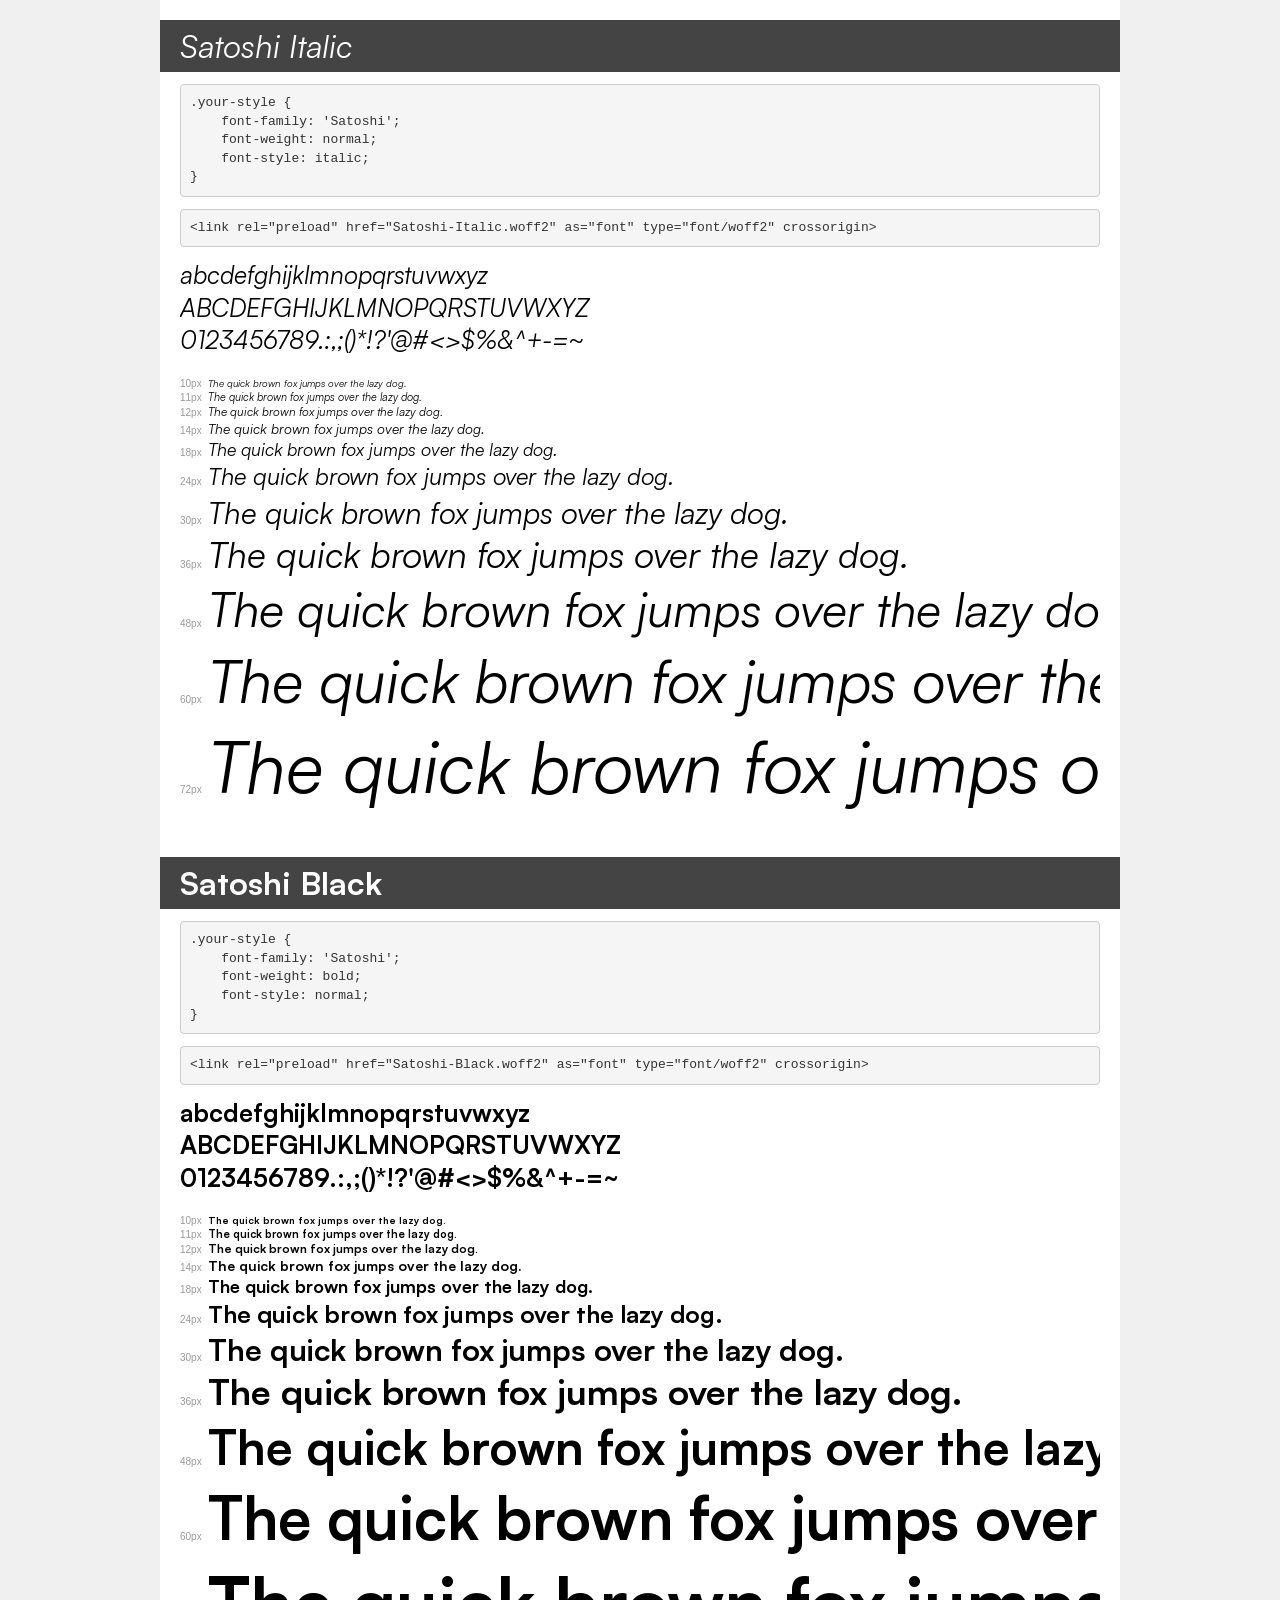
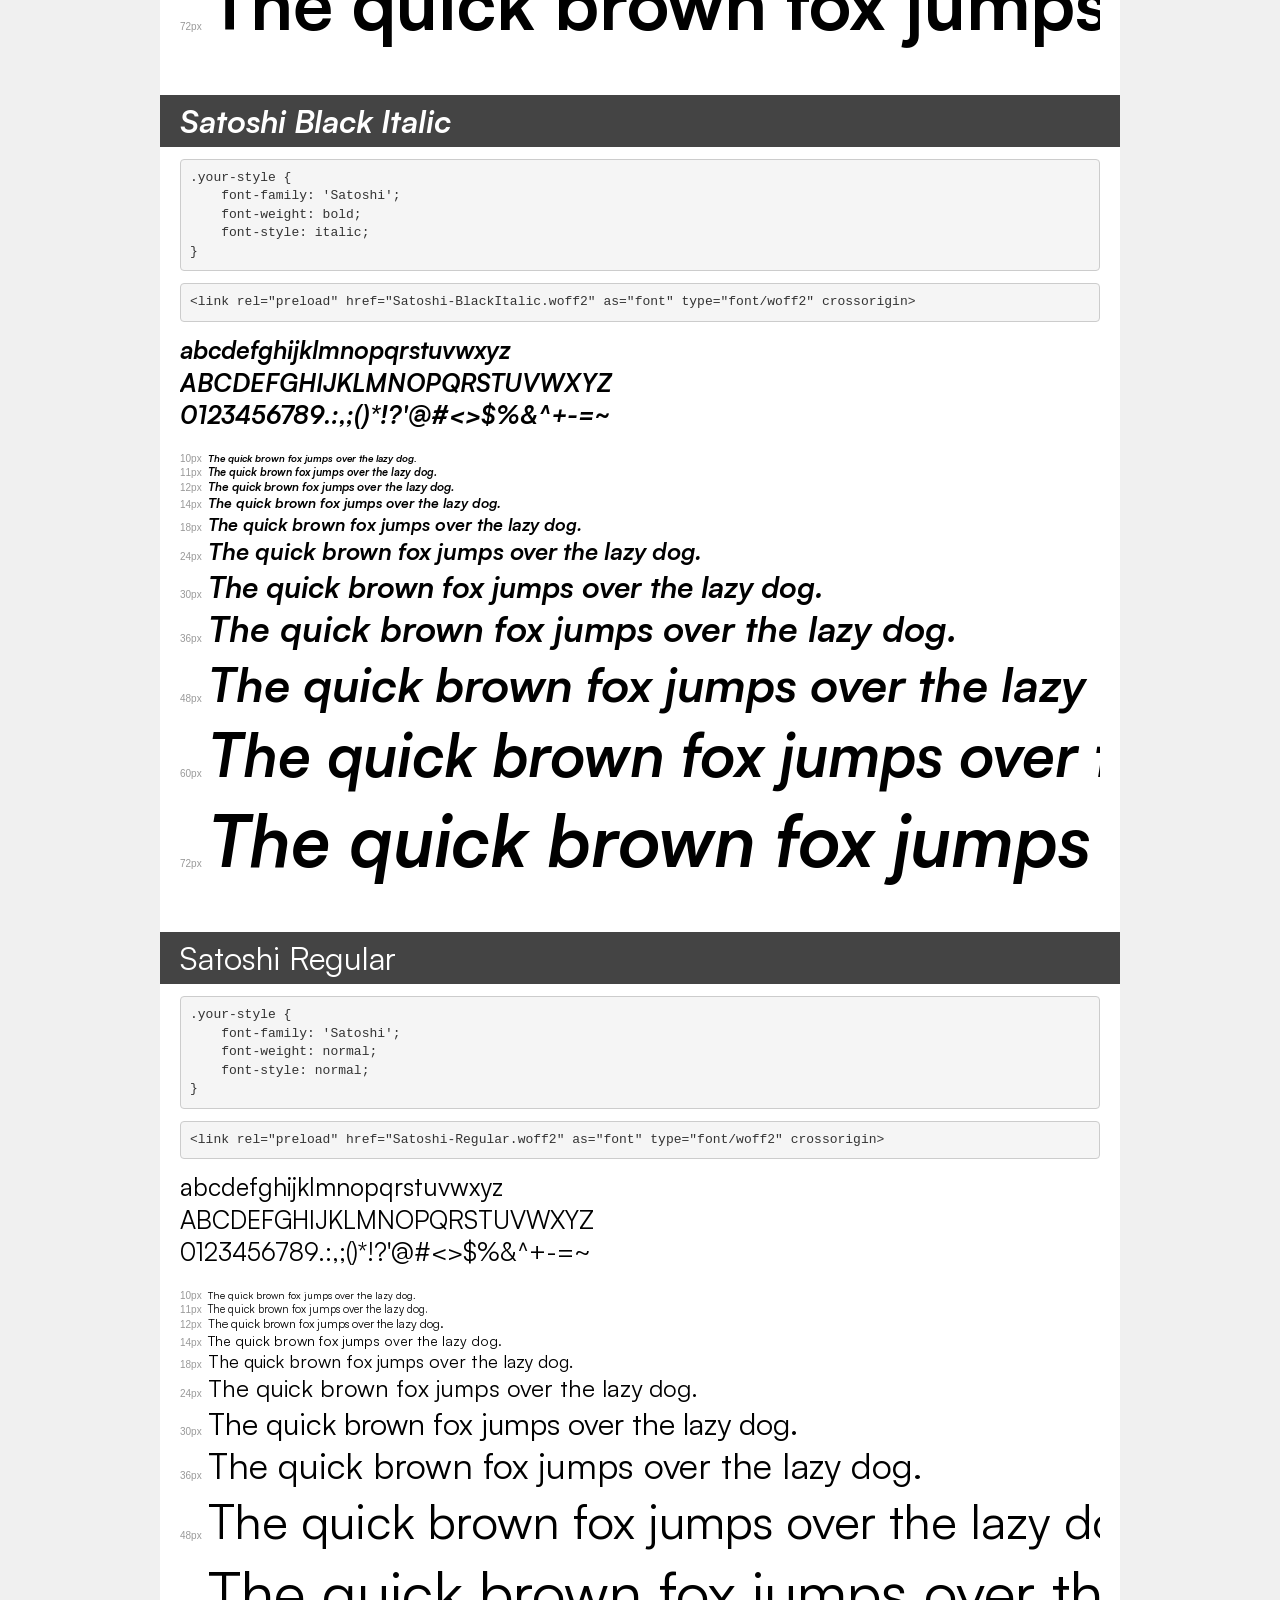
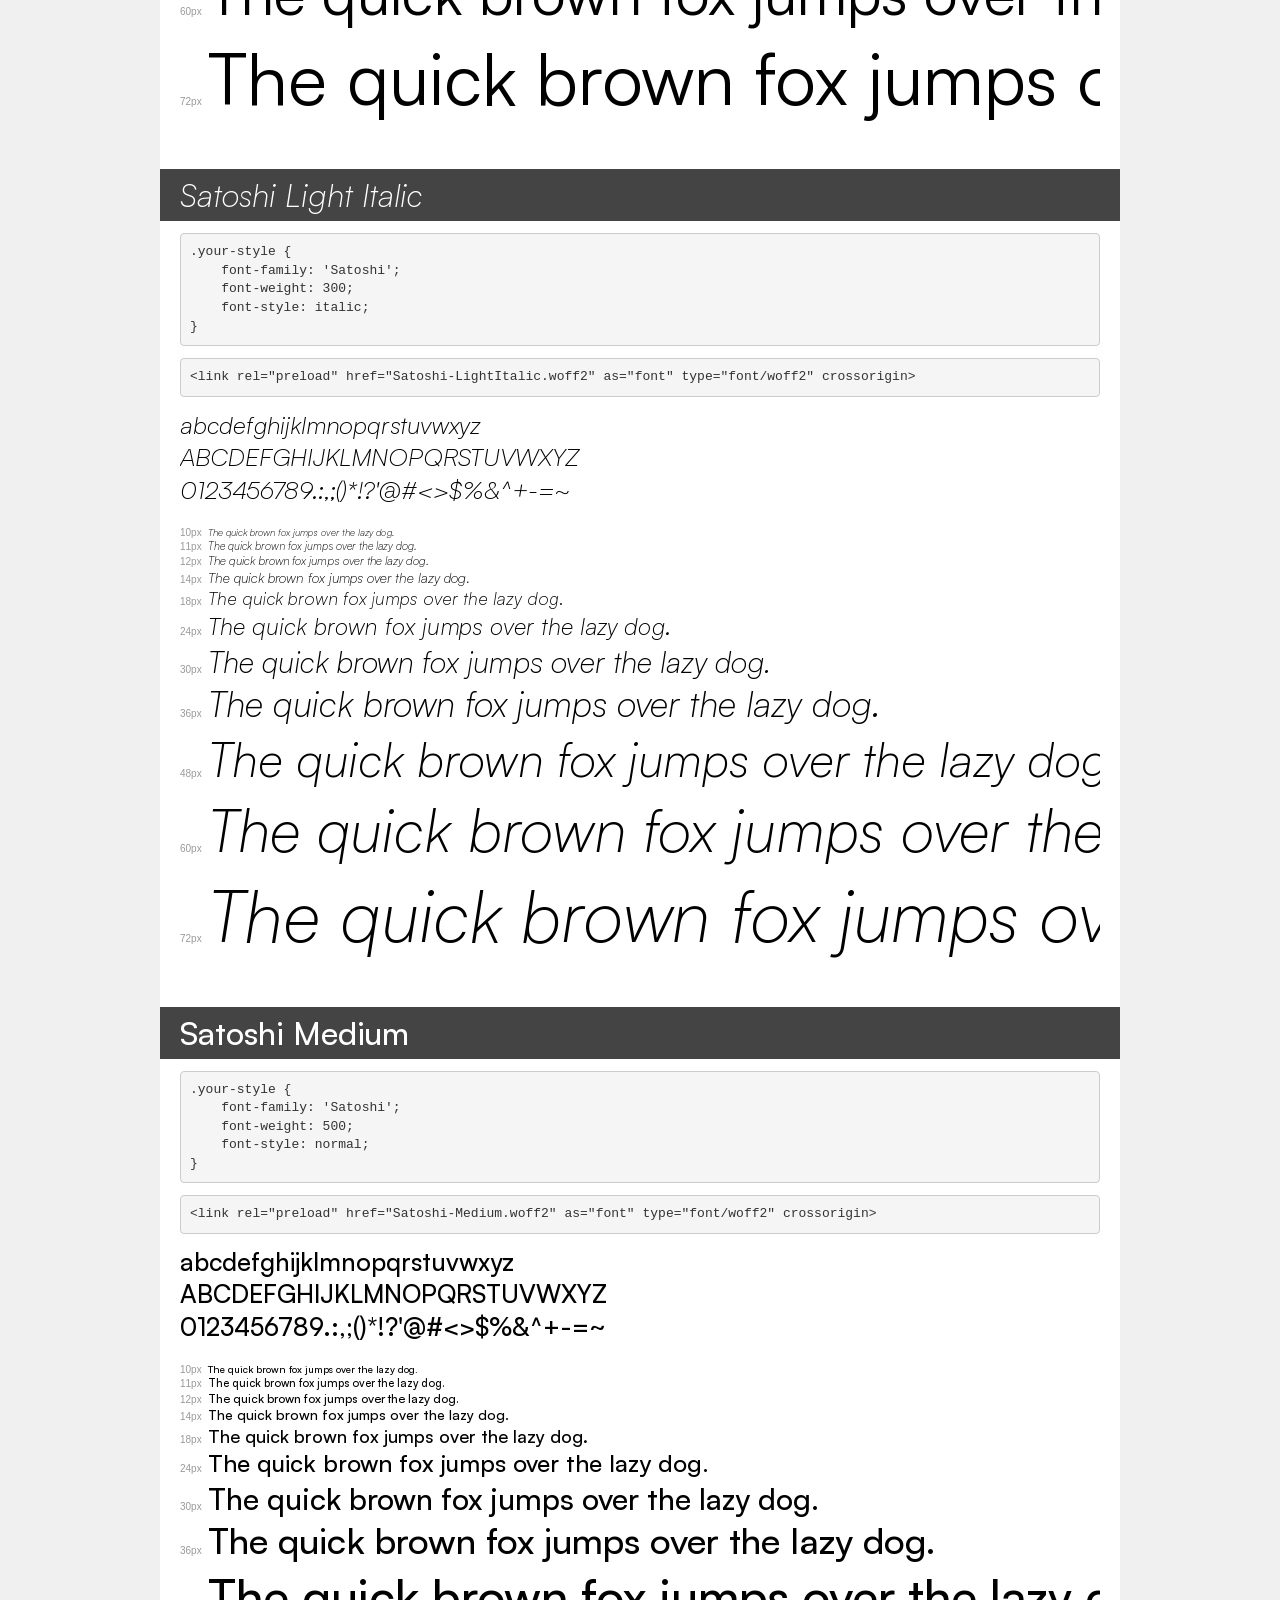
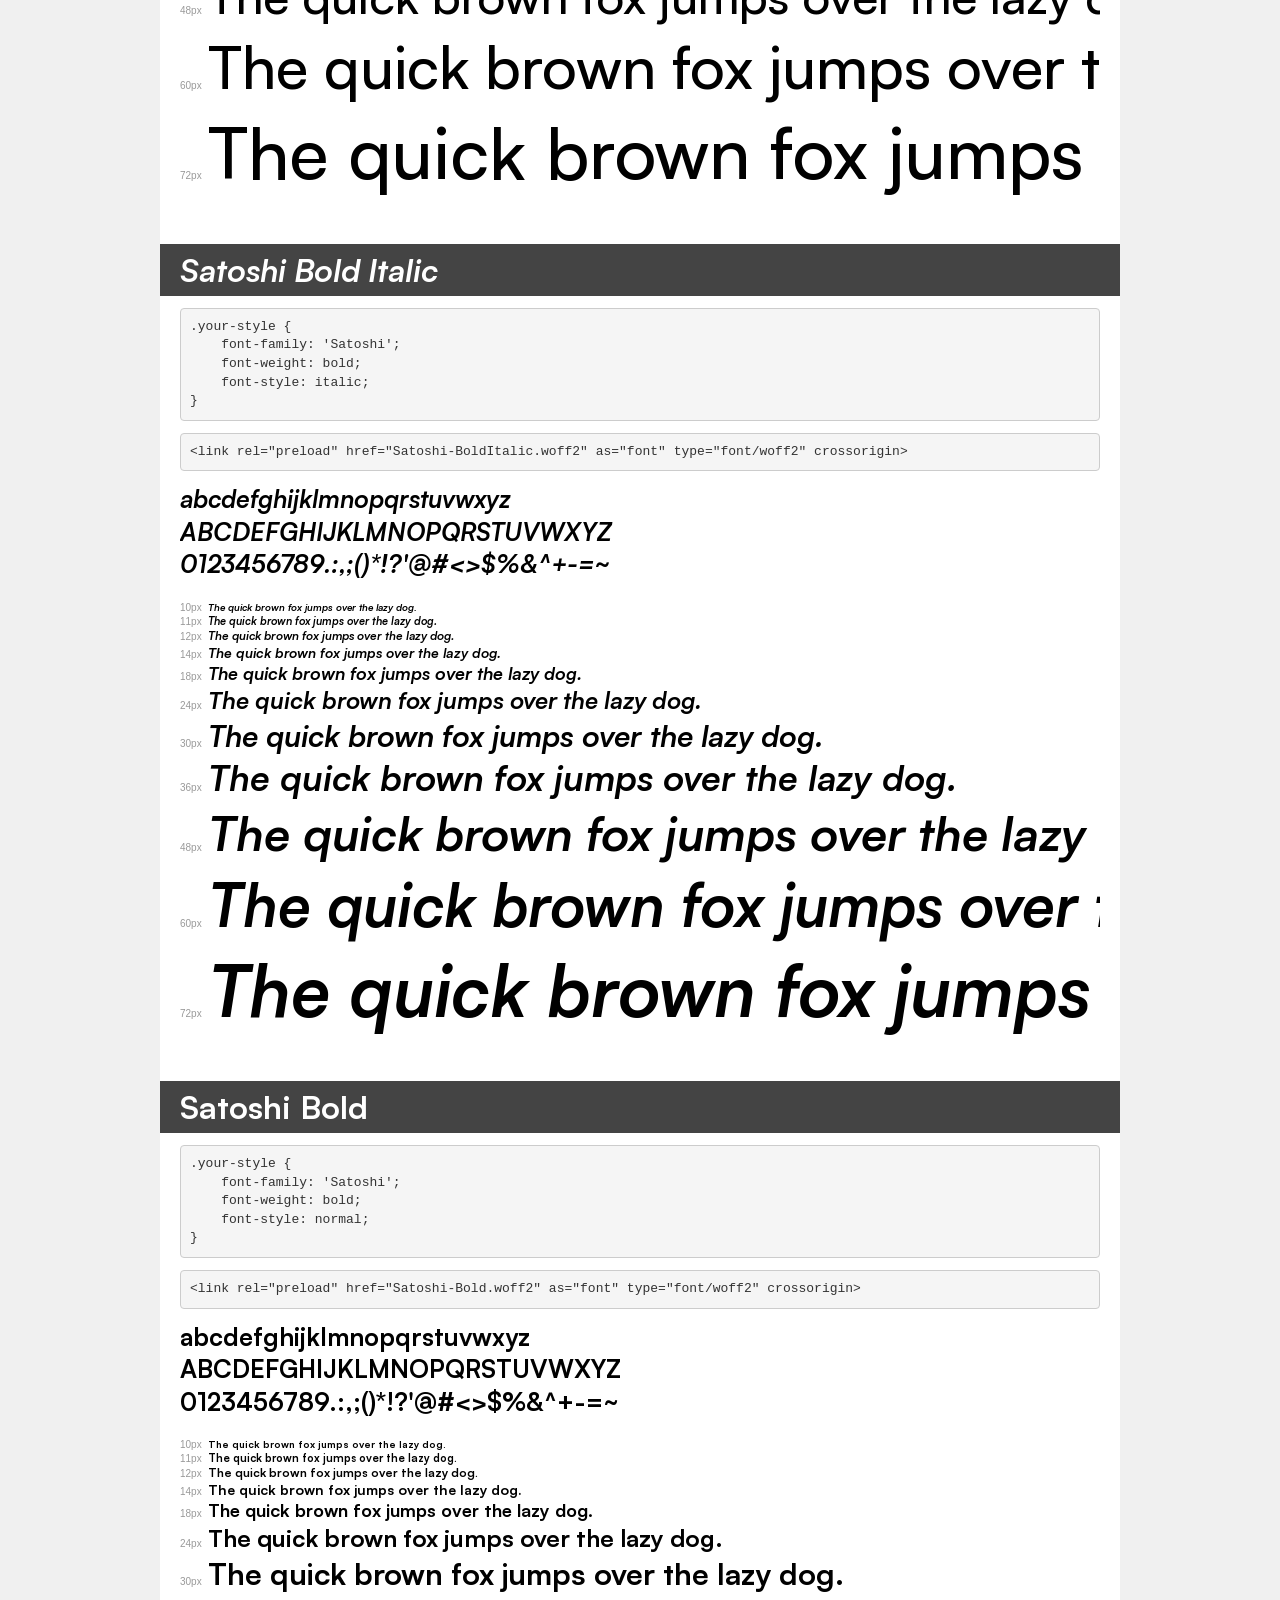
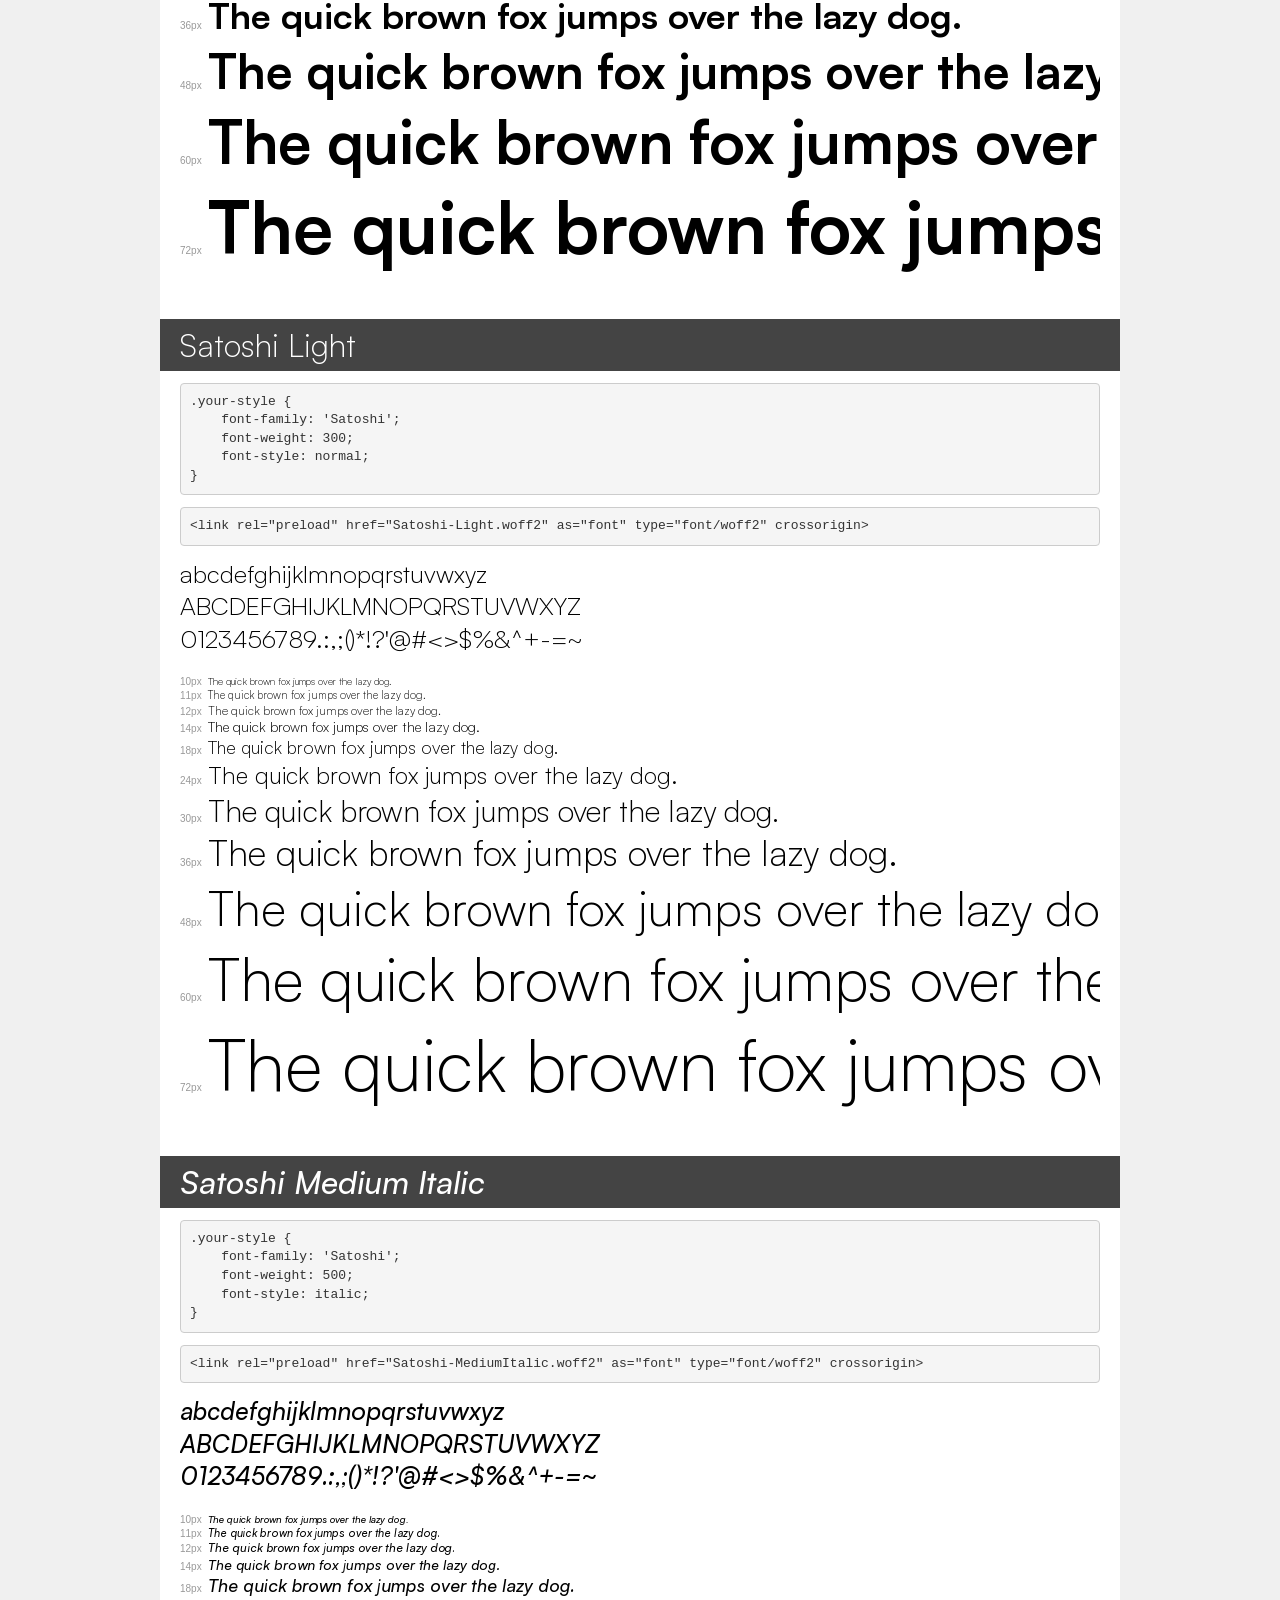
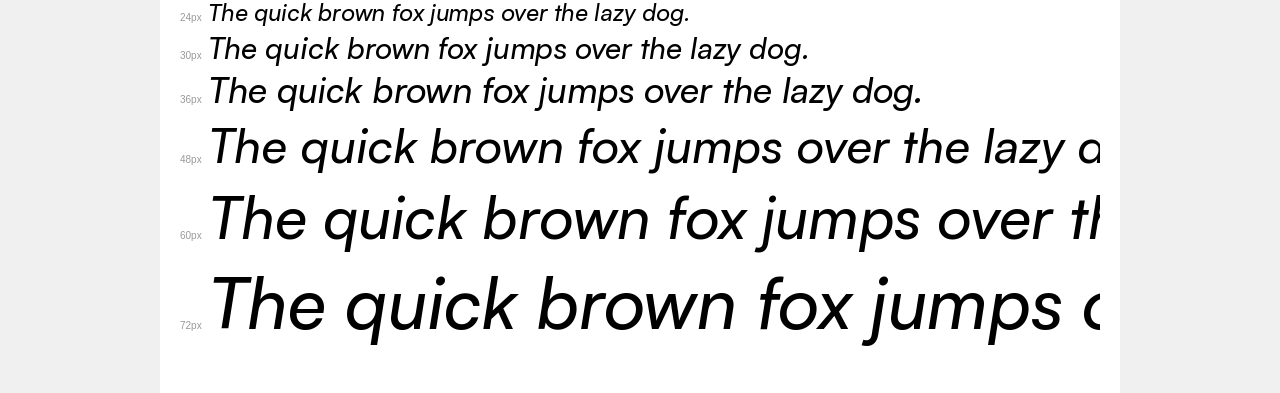
<file: FONTS/satoshi/demo.html>
<!DOCTYPE html>
<html lang="en">
<head>
    <meta charset="utf-8">
    <meta http-equiv="X-UA-Compatible" content="IE=edge">
    <meta name="viewport" content="width=device-width, initial-scale=1">
    <meta name="robots" content="noindex, noarchive">
    <meta name="format-detection" content="telephone=no">
    <title>Transfonter demo</title>
    <link href="stylesheet.css" rel="stylesheet">
    <style>
        /*
        http://meyerweb.com/eric/tools/css/reset/
        v2.0 | 20110126
        License: none (public domain)
        */
        html, body, div, span, applet, object, iframe,
        h1, h2, h3, h4, h5, h6, p, blockquote, pre,
        a, abbr, acronym, address, big, cite, code,
        del, dfn, em, img, ins, kbd, q, s, samp,
        small, strike, strong, sub, sup, tt, var,
        b, u, i, center,
        dl, dt, dd, ol, ul, li,
        fieldset, form, label, legend,
        table, caption, tbody, tfoot, thead, tr, th, td,
        article, aside, canvas, details, embed,
        figure, figcaption, footer, header, hgroup,
        menu, nav, output, ruby, section, summary,
        time, mark, audio, video {
            margin: 0;
            padding: 0;
            border: 0;
            font-size: 100%;
            font: inherit;
            vertical-align: baseline;
        }
        /* HTML5 display-role reset for older browsers */
        article, aside, details, figcaption, figure,
        footer, header, hgroup, menu, nav, section {
            display: block;
        }
        body {
            line-height: 1;
        }
        ol, ul {
            list-style: none;
        }
        blockquote, q {
            quotes: none;
        }
        blockquote:before, blockquote:after,
        q:before, q:after {
            content: '';
            content: none;
        }
        table {
            border-collapse: collapse;
            border-spacing: 0;
        }
        /* demo styles */
        body {
            background: #f0f0f0;
            color: #000;
        }
        .page {
            background: #fff;
            width: 920px;
            margin: 0 auto;
            padding: 20px 20px 0 20px;
            overflow: hidden;
        }
        .font-container {
            overflow-x: auto;
            overflow-y: hidden;
            margin-bottom: 40px;
            line-height: 1.3;
            white-space: nowrap;
            padding-bottom: 5px;
        }
        h1 {
            position: relative;
            background: #444;
            font-size: 32px;
            color: #fff;
            padding: 10px 20px;
            margin: 0 -20px 12px -20px;
        }
        .letters {
            font-size: 25px;
            margin-bottom: 20px;
        }
        .s10:before {
            content: '10px';
        }
        .s11:before {
            content: '11px';
        }
        .s12:before {
            content: '12px';
        }
        .s14:before {
            content: '14px';
        }
        .s18:before {
            content: '18px';
        }
        .s24:before {
            content: '24px';
        }
        .s30:before {
            content: '30px';
        }
        .s36:before {
            content: '36px';
        }
        .s48:before {
            content: '48px';
        }
        .s60:before {
            content: '60px';
        }
        .s72:before {
            content: '72px';
        }
        .s10:before, .s11:before, .s12:before, .s14:before,
        .s18:before, .s24:before, .s30:before, .s36:before,
        .s48:before, .s60:before, .s72:before {
            font-family: Arial, sans-serif;
            font-size: 10px;
            font-weight: normal;
            font-style: normal;
            color: #999;
            padding-right: 6px;
        }
        pre {
            display: block;
            padding: 9px;
            margin: 0 0 12px;
            font-family: Monaco, Menlo, Consolas, "Courier New", monospace;
            font-size: 13px;
            line-height: 1.428571429;
            color: #333;
            font-weight: normal;
            font-style: normal;
            background-color: #f5f5f5;
            border: 1px solid #ccc;
            overflow-x: auto;
            border-radius: 4px;
        }
        /* responsive */
        @media (max-width: 959px) {
            .page {
                width: auto;
                margin: 0;
            }
        }
    </style>
</head>
<body>
<div class="page">
    <div class="demo">
        <h1 style="font-family: 'Satoshi'; font-weight: normal; font-style: italic;">Satoshi Italic</h1>
        <pre title="Usage">.your-style {
    font-family: 'Satoshi';
    font-weight: normal;
    font-style: italic;
}</pre>
        <pre title="Preload (optional)">
&lt;link rel=&quot;preload&quot; href=&quot;Satoshi-Italic.woff2&quot; as=&quot;font&quot; type=&quot;font/woff2&quot; crossorigin&gt;</pre>
        <div class="font-container" style="font-family: 'Satoshi'; font-weight: normal; font-style: italic;">
            <p class="letters">
                abcdefghijklmnopqrstuvwxyz<br>
ABCDEFGHIJKLMNOPQRSTUVWXYZ<br>
                0123456789.:,;()*!?'@#&lt;&gt;$%&^+-=~
            </p>
            <p class="s10" style="font-size: 10px;">The quick brown fox jumps over the lazy dog.</p>
            <p class="s11" style="font-size: 11px;">The quick brown fox jumps over the lazy dog.</p>
            <p class="s12" style="font-size: 12px;">The quick brown fox jumps over the lazy dog.</p>
            <p class="s14" style="font-size: 14px;">The quick brown fox jumps over the lazy dog.</p>
            <p class="s18" style="font-size: 18px;">The quick brown fox jumps over the lazy dog.</p>
            <p class="s24" style="font-size: 24px;">The quick brown fox jumps over the lazy dog.</p>
            <p class="s30" style="font-size: 30px;">The quick brown fox jumps over the lazy dog.</p>
            <p class="s36" style="font-size: 36px;">The quick brown fox jumps over the lazy dog.</p>
            <p class="s48" style="font-size: 48px;">The quick brown fox jumps over the lazy dog.</p>
            <p class="s60" style="font-size: 60px;">The quick brown fox jumps over the lazy dog.</p>
            <p class="s72" style="font-size: 72px;">The quick brown fox jumps over the lazy dog.</p>
        </div>
    </div>

    <div class="demo">
        <h1 style="font-family: 'Satoshi'; font-weight: bold; font-style: normal;">Satoshi Black</h1>
        <pre title="Usage">.your-style {
    font-family: 'Satoshi';
    font-weight: bold;
    font-style: normal;
}</pre>
        <pre title="Preload (optional)">
&lt;link rel=&quot;preload&quot; href=&quot;Satoshi-Black.woff2&quot; as=&quot;font&quot; type=&quot;font/woff2&quot; crossorigin&gt;</pre>
        <div class="font-container" style="font-family: 'Satoshi'; font-weight: bold; font-style: normal;">
            <p class="letters">
                abcdefghijklmnopqrstuvwxyz<br>
ABCDEFGHIJKLMNOPQRSTUVWXYZ<br>
                0123456789.:,;()*!?'@#&lt;&gt;$%&^+-=~
            </p>
            <p class="s10" style="font-size: 10px;">The quick brown fox jumps over the lazy dog.</p>
            <p class="s11" style="font-size: 11px;">The quick brown fox jumps over the lazy dog.</p>
            <p class="s12" style="font-size: 12px;">The quick brown fox jumps over the lazy dog.</p>
            <p class="s14" style="font-size: 14px;">The quick brown fox jumps over the lazy dog.</p>
            <p class="s18" style="font-size: 18px;">The quick brown fox jumps over the lazy dog.</p>
            <p class="s24" style="font-size: 24px;">The quick brown fox jumps over the lazy dog.</p>
            <p class="s30" style="font-size: 30px;">The quick brown fox jumps over the lazy dog.</p>
            <p class="s36" style="font-size: 36px;">The quick brown fox jumps over the lazy dog.</p>
            <p class="s48" style="font-size: 48px;">The quick brown fox jumps over the lazy dog.</p>
            <p class="s60" style="font-size: 60px;">The quick brown fox jumps over the lazy dog.</p>
            <p class="s72" style="font-size: 72px;">The quick brown fox jumps over the lazy dog.</p>
        </div>
    </div>

    <div class="demo">
        <h1 style="font-family: 'Satoshi'; font-weight: bold; font-style: italic;">Satoshi Black Italic</h1>
        <pre title="Usage">.your-style {
    font-family: 'Satoshi';
    font-weight: bold;
    font-style: italic;
}</pre>
        <pre title="Preload (optional)">
&lt;link rel=&quot;preload&quot; href=&quot;Satoshi-BlackItalic.woff2&quot; as=&quot;font&quot; type=&quot;font/woff2&quot; crossorigin&gt;</pre>
        <div class="font-container" style="font-family: 'Satoshi'; font-weight: bold; font-style: italic;">
            <p class="letters">
                abcdefghijklmnopqrstuvwxyz<br>
ABCDEFGHIJKLMNOPQRSTUVWXYZ<br>
                0123456789.:,;()*!?'@#&lt;&gt;$%&^+-=~
            </p>
            <p class="s10" style="font-size: 10px;">The quick brown fox jumps over the lazy dog.</p>
            <p class="s11" style="font-size: 11px;">The quick brown fox jumps over the lazy dog.</p>
            <p class="s12" style="font-size: 12px;">The quick brown fox jumps over the lazy dog.</p>
            <p class="s14" style="font-size: 14px;">The quick brown fox jumps over the lazy dog.</p>
            <p class="s18" style="font-size: 18px;">The quick brown fox jumps over the lazy dog.</p>
            <p class="s24" style="font-size: 24px;">The quick brown fox jumps over the lazy dog.</p>
            <p class="s30" style="font-size: 30px;">The quick brown fox jumps over the lazy dog.</p>
            <p class="s36" style="font-size: 36px;">The quick brown fox jumps over the lazy dog.</p>
            <p class="s48" style="font-size: 48px;">The quick brown fox jumps over the lazy dog.</p>
            <p class="s60" style="font-size: 60px;">The quick brown fox jumps over the lazy dog.</p>
            <p class="s72" style="font-size: 72px;">The quick brown fox jumps over the lazy dog.</p>
        </div>
    </div>

    <div class="demo">
        <h1 style="font-family: 'Satoshi'; font-weight: normal; font-style: normal;">Satoshi Regular</h1>
        <pre title="Usage">.your-style {
    font-family: 'Satoshi';
    font-weight: normal;
    font-style: normal;
}</pre>
        <pre title="Preload (optional)">
&lt;link rel=&quot;preload&quot; href=&quot;Satoshi-Regular.woff2&quot; as=&quot;font&quot; type=&quot;font/woff2&quot; crossorigin&gt;</pre>
        <div class="font-container" style="font-family: 'Satoshi'; font-weight: normal; font-style: normal;">
            <p class="letters">
                abcdefghijklmnopqrstuvwxyz<br>
ABCDEFGHIJKLMNOPQRSTUVWXYZ<br>
                0123456789.:,;()*!?'@#&lt;&gt;$%&^+-=~
            </p>
            <p class="s10" style="font-size: 10px;">The quick brown fox jumps over the lazy dog.</p>
            <p class="s11" style="font-size: 11px;">The quick brown fox jumps over the lazy dog.</p>
            <p class="s12" style="font-size: 12px;">The quick brown fox jumps over the lazy dog.</p>
            <p class="s14" style="font-size: 14px;">The quick brown fox jumps over the lazy dog.</p>
            <p class="s18" style="font-size: 18px;">The quick brown fox jumps over the lazy dog.</p>
            <p class="s24" style="font-size: 24px;">The quick brown fox jumps over the lazy dog.</p>
            <p class="s30" style="font-size: 30px;">The quick brown fox jumps over the lazy dog.</p>
            <p class="s36" style="font-size: 36px;">The quick brown fox jumps over the lazy dog.</p>
            <p class="s48" style="font-size: 48px;">The quick brown fox jumps over the lazy dog.</p>
            <p class="s60" style="font-size: 60px;">The quick brown fox jumps over the lazy dog.</p>
            <p class="s72" style="font-size: 72px;">The quick brown fox jumps over the lazy dog.</p>
        </div>
    </div>

    <div class="demo">
        <h1 style="font-family: 'Satoshi'; font-weight: 300; font-style: italic;">Satoshi Light Italic</h1>
        <pre title="Usage">.your-style {
    font-family: 'Satoshi';
    font-weight: 300;
    font-style: italic;
}</pre>
        <pre title="Preload (optional)">
&lt;link rel=&quot;preload&quot; href=&quot;Satoshi-LightItalic.woff2&quot; as=&quot;font&quot; type=&quot;font/woff2&quot; crossorigin&gt;</pre>
        <div class="font-container" style="font-family: 'Satoshi'; font-weight: 300; font-style: italic;">
            <p class="letters">
                abcdefghijklmnopqrstuvwxyz<br>
ABCDEFGHIJKLMNOPQRSTUVWXYZ<br>
                0123456789.:,;()*!?'@#&lt;&gt;$%&^+-=~
            </p>
            <p class="s10" style="font-size: 10px;">The quick brown fox jumps over the lazy dog.</p>
            <p class="s11" style="font-size: 11px;">The quick brown fox jumps over the lazy dog.</p>
            <p class="s12" style="font-size: 12px;">The quick brown fox jumps over the lazy dog.</p>
            <p class="s14" style="font-size: 14px;">The quick brown fox jumps over the lazy dog.</p>
            <p class="s18" style="font-size: 18px;">The quick brown fox jumps over the lazy dog.</p>
            <p class="s24" style="font-size: 24px;">The quick brown fox jumps over the lazy dog.</p>
            <p class="s30" style="font-size: 30px;">The quick brown fox jumps over the lazy dog.</p>
            <p class="s36" style="font-size: 36px;">The quick brown fox jumps over the lazy dog.</p>
            <p class="s48" style="font-size: 48px;">The quick brown fox jumps over the lazy dog.</p>
            <p class="s60" style="font-size: 60px;">The quick brown fox jumps over the lazy dog.</p>
            <p class="s72" style="font-size: 72px;">The quick brown fox jumps over the lazy dog.</p>
        </div>
    </div>

    <div class="demo">
        <h1 style="font-family: 'Satoshi'; font-weight: 500; font-style: normal;">Satoshi Medium</h1>
        <pre title="Usage">.your-style {
    font-family: 'Satoshi';
    font-weight: 500;
    font-style: normal;
}</pre>
        <pre title="Preload (optional)">
&lt;link rel=&quot;preload&quot; href=&quot;Satoshi-Medium.woff2&quot; as=&quot;font&quot; type=&quot;font/woff2&quot; crossorigin&gt;</pre>
        <div class="font-container" style="font-family: 'Satoshi'; font-weight: 500; font-style: normal;">
            <p class="letters">
                abcdefghijklmnopqrstuvwxyz<br>
ABCDEFGHIJKLMNOPQRSTUVWXYZ<br>
                0123456789.:,;()*!?'@#&lt;&gt;$%&^+-=~
            </p>
            <p class="s10" style="font-size: 10px;">The quick brown fox jumps over the lazy dog.</p>
            <p class="s11" style="font-size: 11px;">The quick brown fox jumps over the lazy dog.</p>
            <p class="s12" style="font-size: 12px;">The quick brown fox jumps over the lazy dog.</p>
            <p class="s14" style="font-size: 14px;">The quick brown fox jumps over the lazy dog.</p>
            <p class="s18" style="font-size: 18px;">The quick brown fox jumps over the lazy dog.</p>
            <p class="s24" style="font-size: 24px;">The quick brown fox jumps over the lazy dog.</p>
            <p class="s30" style="font-size: 30px;">The quick brown fox jumps over the lazy dog.</p>
            <p class="s36" style="font-size: 36px;">The quick brown fox jumps over the lazy dog.</p>
            <p class="s48" style="font-size: 48px;">The quick brown fox jumps over the lazy dog.</p>
            <p class="s60" style="font-size: 60px;">The quick brown fox jumps over the lazy dog.</p>
            <p class="s72" style="font-size: 72px;">The quick brown fox jumps over the lazy dog.</p>
        </div>
    </div>

    <div class="demo">
        <h1 style="font-family: 'Satoshi'; font-weight: bold; font-style: italic;">Satoshi Bold Italic</h1>
        <pre title="Usage">.your-style {
    font-family: 'Satoshi';
    font-weight: bold;
    font-style: italic;
}</pre>
        <pre title="Preload (optional)">
&lt;link rel=&quot;preload&quot; href=&quot;Satoshi-BoldItalic.woff2&quot; as=&quot;font&quot; type=&quot;font/woff2&quot; crossorigin&gt;</pre>
        <div class="font-container" style="font-family: 'Satoshi'; font-weight: bold; font-style: italic;">
            <p class="letters">
                abcdefghijklmnopqrstuvwxyz<br>
ABCDEFGHIJKLMNOPQRSTUVWXYZ<br>
                0123456789.:,;()*!?'@#&lt;&gt;$%&^+-=~
            </p>
            <p class="s10" style="font-size: 10px;">The quick brown fox jumps over the lazy dog.</p>
            <p class="s11" style="font-size: 11px;">The quick brown fox jumps over the lazy dog.</p>
            <p class="s12" style="font-size: 12px;">The quick brown fox jumps over the lazy dog.</p>
            <p class="s14" style="font-size: 14px;">The quick brown fox jumps over the lazy dog.</p>
            <p class="s18" style="font-size: 18px;">The quick brown fox jumps over the lazy dog.</p>
            <p class="s24" style="font-size: 24px;">The quick brown fox jumps over the lazy dog.</p>
            <p class="s30" style="font-size: 30px;">The quick brown fox jumps over the lazy dog.</p>
            <p class="s36" style="font-size: 36px;">The quick brown fox jumps over the lazy dog.</p>
            <p class="s48" style="font-size: 48px;">The quick brown fox jumps over the lazy dog.</p>
            <p class="s60" style="font-size: 60px;">The quick brown fox jumps over the lazy dog.</p>
            <p class="s72" style="font-size: 72px;">The quick brown fox jumps over the lazy dog.</p>
        </div>
    </div>

    <div class="demo">
        <h1 style="font-family: 'Satoshi'; font-weight: bold; font-style: normal;">Satoshi Bold</h1>
        <pre title="Usage">.your-style {
    font-family: 'Satoshi';
    font-weight: bold;
    font-style: normal;
}</pre>
        <pre title="Preload (optional)">
&lt;link rel=&quot;preload&quot; href=&quot;Satoshi-Bold.woff2&quot; as=&quot;font&quot; type=&quot;font/woff2&quot; crossorigin&gt;</pre>
        <div class="font-container" style="font-family: 'Satoshi'; font-weight: bold; font-style: normal;">
            <p class="letters">
                abcdefghijklmnopqrstuvwxyz<br>
ABCDEFGHIJKLMNOPQRSTUVWXYZ<br>
                0123456789.:,;()*!?'@#&lt;&gt;$%&^+-=~
            </p>
            <p class="s10" style="font-size: 10px;">The quick brown fox jumps over the lazy dog.</p>
            <p class="s11" style="font-size: 11px;">The quick brown fox jumps over the lazy dog.</p>
            <p class="s12" style="font-size: 12px;">The quick brown fox jumps over the lazy dog.</p>
            <p class="s14" style="font-size: 14px;">The quick brown fox jumps over the lazy dog.</p>
            <p class="s18" style="font-size: 18px;">The quick brown fox jumps over the lazy dog.</p>
            <p class="s24" style="font-size: 24px;">The quick brown fox jumps over the lazy dog.</p>
            <p class="s30" style="font-size: 30px;">The quick brown fox jumps over the lazy dog.</p>
            <p class="s36" style="font-size: 36px;">The quick brown fox jumps over the lazy dog.</p>
            <p class="s48" style="font-size: 48px;">The quick brown fox jumps over the lazy dog.</p>
            <p class="s60" style="font-size: 60px;">The quick brown fox jumps over the lazy dog.</p>
            <p class="s72" style="font-size: 72px;">The quick brown fox jumps over the lazy dog.</p>
        </div>
    </div>

    <div class="demo">
        <h1 style="font-family: 'Satoshi'; font-weight: 300; font-style: normal;">Satoshi Light</h1>
        <pre title="Usage">.your-style {
    font-family: 'Satoshi';
    font-weight: 300;
    font-style: normal;
}</pre>
        <pre title="Preload (optional)">
&lt;link rel=&quot;preload&quot; href=&quot;Satoshi-Light.woff2&quot; as=&quot;font&quot; type=&quot;font/woff2&quot; crossorigin&gt;</pre>
        <div class="font-container" style="font-family: 'Satoshi'; font-weight: 300; font-style: normal;">
            <p class="letters">
                abcdefghijklmnopqrstuvwxyz<br>
ABCDEFGHIJKLMNOPQRSTUVWXYZ<br>
                0123456789.:,;()*!?'@#&lt;&gt;$%&^+-=~
            </p>
            <p class="s10" style="font-size: 10px;">The quick brown fox jumps over the lazy dog.</p>
            <p class="s11" style="font-size: 11px;">The quick brown fox jumps over the lazy dog.</p>
            <p class="s12" style="font-size: 12px;">The quick brown fox jumps over the lazy dog.</p>
            <p class="s14" style="font-size: 14px;">The quick brown fox jumps over the lazy dog.</p>
            <p class="s18" style="font-size: 18px;">The quick brown fox jumps over the lazy dog.</p>
            <p class="s24" style="font-size: 24px;">The quick brown fox jumps over the lazy dog.</p>
            <p class="s30" style="font-size: 30px;">The quick brown fox jumps over the lazy dog.</p>
            <p class="s36" style="font-size: 36px;">The quick brown fox jumps over the lazy dog.</p>
            <p class="s48" style="font-size: 48px;">The quick brown fox jumps over the lazy dog.</p>
            <p class="s60" style="font-size: 60px;">The quick brown fox jumps over the lazy dog.</p>
            <p class="s72" style="font-size: 72px;">The quick brown fox jumps over the lazy dog.</p>
        </div>
    </div>

    <div class="demo">
        <h1 style="font-family: 'Satoshi'; font-weight: 500; font-style: italic;">Satoshi Medium Italic</h1>
        <pre title="Usage">.your-style {
    font-family: 'Satoshi';
    font-weight: 500;
    font-style: italic;
}</pre>
        <pre title="Preload (optional)">
&lt;link rel=&quot;preload&quot; href=&quot;Satoshi-MediumItalic.woff2&quot; as=&quot;font&quot; type=&quot;font/woff2&quot; crossorigin&gt;</pre>
        <div class="font-container" style="font-family: 'Satoshi'; font-weight: 500; font-style: italic;">
            <p class="letters">
                abcdefghijklmnopqrstuvwxyz<br>
ABCDEFGHIJKLMNOPQRSTUVWXYZ<br>
                0123456789.:,;()*!?'@#&lt;&gt;$%&^+-=~
            </p>
            <p class="s10" style="font-size: 10px;">The quick brown fox jumps over the lazy dog.</p>
            <p class="s11" style="font-size: 11px;">The quick brown fox jumps over the lazy dog.</p>
            <p class="s12" style="font-size: 12px;">The quick brown fox jumps over the lazy dog.</p>
            <p class="s14" style="font-size: 14px;">The quick brown fox jumps over the lazy dog.</p>
            <p class="s18" style="font-size: 18px;">The quick brown fox jumps over the lazy dog.</p>
            <p class="s24" style="font-size: 24px;">The quick brown fox jumps over the lazy dog.</p>
            <p class="s30" style="font-size: 30px;">The quick brown fox jumps over the lazy dog.</p>
            <p class="s36" style="font-size: 36px;">The quick brown fox jumps over the lazy dog.</p>
            <p class="s48" style="font-size: 48px;">The quick brown fox jumps over the lazy dog.</p>
            <p class="s60" style="font-size: 60px;">The quick brown fox jumps over the lazy dog.</p>
            <p class="s72" style="font-size: 72px;">The quick brown fox jumps over the lazy dog.</p>
        </div>
    </div>

</div>
</body>
</html>
</file>
<file: css/style.css>
/* ============================================================
   PPPPPPPP — Fonts
   ============================================================ */
@font-face {
  font-family: 'Oddval';
  src: url('../FONTS/oddval/Oddval-Bold.woff2') format('woff2');
  font-weight: 700;
  font-style: normal;
  font-display: swap;
}
@font-face {
  font-family: 'Oddval';
  src: url('../FONTS/oddval/Oddval-Black.woff2') format('woff2');
  font-weight: 900;
  font-style: normal;
  font-display: swap;
}
@font-face {
  font-family: 'Satoshi';
  src: url('../FONTS/satoshi/Satoshi-Medium.woff2') format('woff2');
  font-weight: 500;
  font-style: normal;
  font-display: swap;
}
@font-face {
  font-family: 'Satoshi';
  src: url('../FONTS/satoshi/Satoshi-Regular.woff2') format('woff2');
  font-weight: 400;
  font-style: normal;
  font-display: swap;
}

/* ============================================================
   Tokens
   ============================================================ */
:root {
  --black:        #241B21;
  --white:        #FAF7F9;
  --orange:       #FE5200;
  --violet:       #7C60EC;
  --grey-dark:    #998A94;
  --grey-mid:     #CCC2C9;
  --grey-light:   #F2EDF1;
  --orange-light: #FFBDA1;
  --violet-light: #CDC1FF;

  --font-display: 'Oddval', sans-serif;
  --font-body:    'Satoshi', sans-serif;

  --radius:    16px;
  --radius-sm: 10px;
}

/* ============================================================
   Reset
   ============================================================ */
*, *::before, *::after { box-sizing: border-box; margin: 0; padding: 0; }
html { scroll-behavior: smooth; }
body {
  background: var(--black);
  color: var(--white);
  font-family: var(--font-body);
  font-weight: 500;
  overflow-x: hidden;
  cursor: none;
}
a { color: inherit; text-decoration: none; cursor: none; }
a:focus-visible { outline: 2px solid var(--orange); outline-offset: 3px; }
button { cursor: none; }
img { display: block; max-width: 100%; }

/* ============================================================
   Custom cursor — pixel cross
   ============================================================ */
#cursor {
  position: fixed;
  pointer-events: none;
  z-index: 9999;
  width: 16px;
  height: 16px;
  transform: translate(-50%, -50%);
  will-change: transform;
}
#cursor::before,
#cursor::after {
  content: '';
  position: absolute;
  background: var(--orange);
}
#cursor::before {
  top: 0; left: 6px; width: 4px; height: 16px;
  transition: background .12s, width .12s, height .12s, top .12s, left .12s;
}
#cursor::after  {
  top: 6px; left: 0; width: 16px; height: 4px;
  transition: background .12s, width .12s, height .12s, top .12s, left .12s;
}

/* Cursor hover state — larger cross, white color */
#cursor.cursor--hover::before {
  background: var(--white);
  top: -4px; left: 4px; width: 4px; height: 24px;
}
#cursor.cursor--hover::after {
  background: var(--white);
  top: 4px; left: -4px; width: 24px; height: 4px;
}

/* ============================================================
   NAV
   ============================================================ */
nav {
  position: fixed;
  top: 0; left: 0; right: 0;
  z-index: 200;
  display: flex;
  align-items: center;
  justify-content: space-between;
  padding: 24px 40px;
  transition: background .3s, backdrop-filter .3s, border-color .3s;
}
nav.scrolled {
  background: rgba(36, 27, 33, 0.88);
  backdrop-filter: blur(14px);
  border-bottom: 1px solid rgba(250,247,249,.07);
}

.nav-logo img { height: 34px; width: auto; }

.nav-links { display: flex; gap: 36px; align-items: center; }

.nav-links a {
  font-family: var(--font-display);
  font-weight: 700;
  font-size: 12px;
  text-transform: uppercase;
  letter-spacing: .1em;
  color: var(--white);
  position: relative;
}
.nav-links a::after {
  content: '';
  position: absolute;
  bottom: -3px; left: 0;
  width: 0; height: 2px;
  background: var(--orange);
  transition: width .25s;
}
.nav-links a:hover::after { width: 100%; }

.nav-links a.btn-nav {
  background: var(--orange);
  color: var(--black);
  padding: 10px 22px;
  border-radius: var(--radius-sm);
  outline: 2px solid var(--black);
  box-shadow: 4px 4px 0 var(--white);
  transition: box-shadow .14s, transform .14s;
}
.nav-links a.btn-nav::after { display: none; }
.nav-links a.btn-nav:hover {
  box-shadow: 0 0 0 var(--white);
  transform: translate(4px, 4px);
}

/* ============================================================
   HERO — Sekcja 01 — Editorial Typography
   ============================================================ */
#hero {
  position: relative;
  min-height: 100svh;
  display: flex;
  flex-direction: column;
  justify-content: flex-end;
  overflow: hidden;
  background: var(--black);
  padding-bottom: 48px;
}

/* Pixel spray canvas — scattered background texture */
#spray-canvas {
  position: absolute;
  inset: 0;
  pointer-events: none;
  z-index: 0;
}

/* ============================================================
   HERO — Interactive P letters
   ============================================================ */
.hero-letters {
  position: absolute;
  inset: 0;
  z-index: 4;
  pointer-events: none;
  overflow: hidden;
}

.hero-p {
  position: absolute;
  left: 0;
  top: 0;
  font-family: var(--font-display);
  font-weight: 900;
  font-size: clamp(24px, 5vw, 80px);
  text-transform: uppercase;
  line-height: 1;
  letter-spacing: -.02em;
  user-select: none;
  pointer-events: none;
  will-change: transform;
  opacity: 0;
  color: var(--white);
}

/* ── Hero word display (cycling beneath physics P's) ─────── */
.hero-word {
  position: absolute;
  z-index: 3;
  pointer-events: none;
  display: flex;
  align-items: flex-start;
  /* left, top, gap — set by JS to match physics group */
}

.hero-slot {
  position: relative;
  overflow: hidden;
  font-family: var(--font-display);
  font-weight: 900;
  font-size: clamp(24px, 5vw, 80px);
  line-height: 1;
  letter-spacing: -.02em;
  text-transform: uppercase;
  user-select: none;
  /* width, height, color — set by JS */
}

.slot-cur,
.slot-nxt {
  position: absolute;
  top: 0; left: 0;
  width: 100%; height: 100%;
  display: flex;
  align-items: flex-start;
}

.slot-nxt {
  transform: translateY(100%);
}

/* Przemo photo — left side, full bleed, editorial magazine */
.hero-photo {
  position: absolute;
  left: clamp(-10px, 1vw, 20px);
  bottom: 0;
  height: clamp(340px, 58vw, 700px);
  width: auto;
  z-index: 2;
  pointer-events: none;
  filter: contrast(1.06);
}

/* Pixel spray decorative images scattered in hero */
.hero-spray {
  position: absolute;
  pointer-events: none;
  z-index: 1;
  opacity: .5;
}
.hero-spray--tl {
  top: 0; left: 0;
  width: 220px;
  transform: rotate(180deg) scaleX(-1); /* density at top-left */
}
.hero-spray--br {
  bottom: 0; right: 0;
  width: 200px;
  /* density at bottom-right — original orientation */
}
.hero-spray--mid {
  top: 45%; left: 38%;
  width: 120px;
  opacity: .15;
  transform: rotate(45deg);
}

/* Horizontal counter-scroll marquee */
.hero-marquee {
  position: absolute;
  bottom: 140px;
  left: 0;
  width: 100%;
  overflow: hidden;
  pointer-events: none;
  z-index: 1;
  opacity: .04;
}
.hero-marquee-inner {
  display: flex;
  gap: 48px;
  white-space: nowrap;
  animation: marquee 20s linear infinite;
}
.hero-marquee-inner span {
  font-family: var(--font-display);
  font-weight: 900;
  font-size: clamp(60px, 10vw, 140px);
  text-transform: uppercase;
  color: var(--white);
  flex-shrink: 0;
  letter-spacing: -.01em;
}

@keyframes marquee {
  from { transform: translateX(0); }
  to   { transform: translateX(-50%); }
}

/* Gradient fade at bottom — ensures CTA text readable over photo */
#hero::after {
  content: '';
  position: absolute;
  bottom: 0; left: 0; right: 0;
  height: 300px;
  background: linear-gradient(to top, var(--black) 20%, transparent 100%);
  z-index: 3;
  pointer-events: none;
}

/* Bottom strip: subline + CTA */
.hero-bottom {
  position: relative;
  z-index: 5;
  padding: 32px 40px 0;
  display: grid;
  grid-template-columns: 1fr auto;
  align-items: end;
  gap: 24px;
}

.hero-sub {
  font-family: var(--font-body);
  font-size: 13px;
  text-transform: uppercase;
  letter-spacing: .1em;
  color: var(--grey-dark);
  margin-bottom: 20px;
}

.hero-cta { display: flex; gap: 14px; flex-wrap: wrap; }

.hero-quote {
  text-align: right;
  max-width: 200px;
}
.hero-quote blockquote {
  font-family: var(--font-body);
  font-size: 12px;
  font-style: italic;
  color: var(--grey-mid);
  line-height: 1.6;
  border-right: 2px solid var(--orange);
  padding-right: 12px;
}
.hero-quote cite {
  display: block;
  margin-top: 8px;
  font-size: 10px;
  text-transform: uppercase;
  letter-spacing: .12em;
  color: var(--grey-dark);
  font-style: normal;
  padding-right: 14px;
}

/* Scroll indicator */
.scroll-hint {
  position: absolute;
  bottom: 0;
  left: 50%;
  transform: translateX(-50%);
  z-index: 5;
  display: flex;
  flex-direction: column;
  align-items: center;
  gap: 8px;
  opacity: .4;
  animation: scrollPulse 2s ease-in-out infinite;
}
.scroll-hint span {
  font-family: var(--font-display);
  font-size: 10px;
  text-transform: uppercase;
  letter-spacing: .15em;
  color: var(--white);
}
.scroll-hint-line {
  width: 1px;
  height: 40px;
  background: linear-gradient(to bottom, var(--orange), transparent);
}
@keyframes scrollPulse {
  0%, 100% { opacity: .4; }
  50%       { opacity: .8; }
}

/* ============================================================
   Scrolling PPPPPPPP separator band
   ============================================================ */
.band {
  background: var(--orange);
  overflow: hidden;
  padding: 14px 0;
  position: relative;
  z-index: 10;
}
.band--violet { background: var(--violet); }

.band-inner {
  display: flex;
  gap: 32px;
  white-space: nowrap;
  will-change: transform;
}
.band-inner span {
  font-family: var(--font-display);
  font-weight: 700;
  font-size: clamp(10px, 1.25vw, 14px);
  text-transform: uppercase;
  letter-spacing: .09em;
  color: var(--black);
  flex-shrink: 0;
  display: flex;
  align-items: center;
  gap: 20px;
}
.band-inner span::after {
  content: '●';
  font-size: .6em;
  opacity: .45;
}

/* ============================================================
   Buttons — shared
   ============================================================ */
.btn {
  display: inline-flex;
  align-items: center;
  gap: 10px;
  font-family: var(--font-display);
  font-weight: 700;
  font-size: 13px;
  text-transform: uppercase;
  letter-spacing: .07em;
  padding: 14px 26px;
  border-radius: var(--radius);
  cursor: none;
  transition: transform .14s, box-shadow .14s;
}
.btn img { width: 18px; height: 18px; object-fit: contain; }

.btn--primary {
  background: var(--orange);
  color: var(--black);
  outline: 2px solid var(--black);
  box-shadow: 5px 5px 0 var(--white);
}
.btn--primary:hover {
  transform: translate(5px, 5px);
  box-shadow: 0 0 0 var(--white);
}

.btn--ghost {
  background: transparent;
  color: var(--white);
  outline: 2px solid var(--white);
  box-shadow: 5px 5px 0 var(--grey-dark);
}
.btn--ghost:hover {
  transform: translate(5px, 5px);
  box-shadow: 0 0 0 var(--grey-dark);
}

/* ============================================================
   Section shared
   ============================================================ */
.section-inner { max-width: 1280px; margin: 0 auto; padding: 0 40px; }

.section-label {
  font-family: var(--font-display);
  font-weight: 700;
  font-size: 11px;
  text-transform: uppercase;
  letter-spacing: .22em;
  color: var(--orange);
  margin-bottom: 56px;
  display: flex;
  align-items: center;
  gap: 14px;
}
.section-label::before {
  content: '';
  display: block;
  width: 24px;
  height: 2px;
  background: var(--orange);
  flex-shrink: 0;
}


/* ============================================================
   SEKCJA 03 — SZYBKA ORIENTACJA
   ============================================================ */
#orientation {
  padding: 120px 0;
  background: var(--black);
  position: relative;
  overflow: hidden;
}

.orientation-grid {
  display: grid;
  grid-template-columns: repeat(3, 1fr);
  gap: 20px;
  margin-bottom: 60px;
}

/* Brand card — organic SVG blob shape */
.card {
  position: relative;
  display: block;
  transition: transform .22s cubic-bezier(.34,1.38,.64,1), filter .22s ease;
  filter: drop-shadow(6px 8px 0 rgba(124,96,236,.25));
}
.card:hover {
  transform: translateY(-12px);
  filter: drop-shadow(8px 20px 0 var(--orange));
}

/* SVG blob shape fills the card */
.card-shape {
  position: absolute;
  inset: 0;
  width: 100%;
  height: 100%;
  display: block;
  pointer-events: none;
}

/* Card content sits above the SVG */
.card-inner {
  position: relative;
  z-index: 1;
  padding: 40px 32px 48px;
}

/* Spray in top-right of card inner */
.card-inner::before {
  content: '';
  position: absolute;
  top: 0; right: 0;
  width: 90px; height: 90px;
  background-image: url('../assets/corner-spray-violet.png');
  background-size: cover;
  opacity: .14;
  pointer-events: none;
}

.card-num {
  display: block;
  width: 44px;
  height: auto;
  margin-bottom: 22px;
}
.card-title {
  font-family: var(--font-display);
  font-weight: 700;
  font-size: clamp(18px, 1.8vw, 22px);
  text-transform: uppercase;
  letter-spacing: -.01em;
  line-height: .96;
  color: var(--white);
  margin-bottom: 16px;
}
.card:first-child .card-title { color: var(--orange); }

.card-body {
  font-family: var(--font-body);
  font-size: 15px;
  line-height: 1.7;
  color: var(--grey-mid);
}

.orientation-cta {
  display: inline-flex;
  align-items: center;
  gap: 12px;
  font-family: var(--font-display);
  font-weight: 700;
  font-size: 13px;
  text-transform: uppercase;
  letter-spacing: .08em;
  color: var(--orange);
  border-bottom: 2px solid var(--orange);
  padding-bottom: 3px;
  transition: gap .2s;
}
.orientation-cta img { width: 20px; transition: transform .2s; }
.orientation-cta:hover { gap: 22px; }
.orientation-cta:hover img { transform: translateX(6px); }

/* Huge P background watermark */
.orientation-bg {
  position: absolute;
  bottom: -30px; left: 0; right: 0;
  overflow: hidden;
  pointer-events: none;
  opacity: .025;
  white-space: nowrap;
}
.orientation-bg span {
  font-family: var(--font-display);
  font-weight: 900;
  font-size: 240px;
  text-transform: uppercase;
  color: var(--white);
  letter-spacing: -.02em;
}

/* ============================================================
   SEKCJA 04 — MANIFEST
   ============================================================ */
#manifest {
  padding: 120px 0;
  background: var(--black);
  border-top: 1px solid rgba(250,247,249,.06);
  position: relative;
  overflow: hidden;
}

/* Orange pixel spray top-right corner */
#manifest::before {
  content: '';
  position: absolute;
  top: 0; right: 0;
  width: 260px; height: 260px;
  background-image: url('../assets/corner-spray-orange.png');
  background-size: cover;
  opacity: .2;
  pointer-events: none;
  /* density at top-right */
}

.manifest-grid {
  display: grid;
  grid-template-columns: 1fr 1fr;
  gap: 80px;
  align-items: start;
}

.manifest-left {}

.manifest-lead {
  font-family: var(--font-display);
  font-weight: 700;
  font-size: clamp(28px, 3.5vw, 48px);
  text-transform: uppercase;
  letter-spacing: -.02em;
  line-height: .96;
  color: var(--white);
  margin-bottom: 48px;
}
.manifest-lead em {
  font-style: normal;
  color: var(--orange);
}

/* Quote card — like brand cards but horizontal */
.manifest-quote-card {
  background: var(--orange);
  border-radius: var(--radius);
  border: 2px solid var(--black);
  box-shadow: 5px 5px 0 var(--black);
  padding: 28px 32px;
  position: relative;
  overflow: hidden;
}
.manifest-quote-card::after {
  content: '';
  position: absolute;
  bottom: 0; left: 0;
  width: 100px; height: 100px;
  background-image: url('../assets/corner-spray-black.png');
  background-size: cover;
  opacity: .12;
  pointer-events: none;
  transform: rotate(180deg) scaleX(-1);
}
.manifest-quote-card blockquote {
  font-family: var(--font-body);
  font-size: 15px;
  font-style: italic;
  color: var(--black);
  line-height: 1.6;
}

.manifest-right {}

.manifest-body p {
  font-family: var(--font-body);
  font-size: 16px;
  line-height: 1.8;
  color: var(--grey-mid);
  margin-bottom: 24px;
}
.manifest-body p:last-child { margin-bottom: 0; }
.manifest-body strong {
  color: var(--white);
  font-weight: 500;
}

/* ============================================================
   SEKCJA 05 — TRANSFORMACJE (Akordeon)
   ============================================================ */
#transformations {
  padding: 120px 0;
  background: #1C1418; /* slightly darker */
  position: relative;
  overflow: hidden;
}

#transformations::after {
  content: '';
  position: absolute;
  bottom: 0; left: 0;
  width: 200px; height: 200px;
  background-image: url('../assets/corner-spray-violet.png');
  background-size: cover;
  opacity: .15;
  pointer-events: none;
  transform: rotate(180deg) scaleX(-1);
}

.transformations-head {
  margin-bottom: 64px;
}

.transformations-headline {
  font-family: var(--font-display);
  font-weight: 700;
  font-size: clamp(32px, 4.5vw, 60px);
  text-transform: uppercase;
  letter-spacing: -.02em;
  line-height: .95;
  color: var(--white);
  margin-top: 16px;
}

/* Quote floating to the right */
.transformations-quote {
  position: absolute;
  top: 120px; right: 40px;
  max-width: 220px;
  text-align: right;
}
.transformations-quote blockquote {
  font-family: var(--font-body);
  font-size: 13px;
  font-style: italic;
  color: var(--grey-mid);
  line-height: 1.6;
  border-right: 2px solid var(--violet);
  padding-right: 14px;
}
.transformations-quote cite {
  display: block;
  margin-top: 8px;
  font-size: 10px;
  text-transform: uppercase;
  letter-spacing: .12em;
  color: var(--grey-dark);
  font-style: normal;
  padding-right: 14px;
}

/* Accordion */
.accordion { max-width: 720px; }

.accordion-item {
  border-top: 2px solid rgba(250,247,249,.1);
  transition: border-color .2s;
}
.accordion-item:last-child { border-bottom: 2px solid rgba(250,247,249,.1); }
.accordion-item.open { border-top-color: var(--orange); }

.accordion-trigger {
  width: 100%;
  background: none;
  border: none;
  color: var(--white);
  display: flex;
  align-items: center;
  justify-content: space-between;
  padding: 28px 0;
  cursor: none;
  gap: 24px;
  text-align: left;
}
.accordion-trigger-text {
  font-family: var(--font-display);
  font-weight: 700;
  font-size: clamp(16px, 2vw, 22px);
  text-transform: uppercase;
  letter-spacing: -.01em;
  color: var(--white);
  transition: color .2s;
}
.accordion-trigger:hover .accordion-trigger-text { color: var(--grey-mid); }
.accordion-item.open .accordion-trigger-text { color: var(--orange); }

.accordion-arrow {
  width: 24px;
  height: 24px;
  flex-shrink: 0;
  transition: transform .3s;
  object-fit: contain;
}
.accordion-item.open .accordion-arrow { transform: rotate(90deg); }

.accordion-body {
  overflow: hidden;
  max-height: 0;
  transition: max-height .4s ease, padding .4s ease;
}
.accordion-item.open .accordion-body { max-height: 300px; }

.accordion-body-inner {
  font-family: var(--font-body);
  font-size: 15px;
  line-height: 1.75;
  color: var(--grey-mid);
  padding-bottom: 28px;
  padding-right: 48px;
}

/* ============================================================
   Reveal animations
   ============================================================ */
.reveal {
  opacity: 0;
  transform: translateY(28px);
  transition: opacity .7s ease, transform .7s ease;
}
.reveal.visible { opacity: 1; transform: none; }

.reveal-left {
  opacity: 0;
  transform: translateX(-24px);
  transition: opacity .65s ease, transform .65s ease;
}
.reveal-left.visible { opacity: 1; transform: none; }

.reveal-right {
  opacity: 0;
  transform: translateX(24px);
  transition: opacity .65s ease, transform .65s ease;
}
.reveal-right.visible { opacity: 1; transform: none; }

.reveal-stagger > * {
  opacity: 0;
  transform: translateY(20px);
  transition: opacity .55s ease, transform .55s ease;
}
.reveal-stagger.visible > *:nth-child(1) { opacity: 1; transform: none; transition-delay: 0s; }
.reveal-stagger.visible > *:nth-child(2) { opacity: 1; transform: none; transition-delay: .13s; }
.reveal-stagger.visible > *:nth-child(3) { opacity: 1; transform: none; transition-delay: .26s; }

/* ============================================================
   Responsive
   ============================================================ */
@media (max-width: 900px) {
  nav { padding: 18px 20px; }
  .nav-links .btn-nav { display: none; }

  .hero-photo { height: clamp(220px, 38vw, 360px); left: auto; right: 0; opacity: .35; }
  .hero-bottom { grid-template-columns: 1fr; padding: 24px 20px 0; }
  .hero-quote { display: none; }

  #orientation .section-inner { padding: 0 20px; }
  .orientation-grid { grid-template-columns: 1fr; gap: 12px; }

  .manifest-grid { grid-template-columns: 1fr; gap: 48px; }
  #manifest .section-inner { padding: 0 20px; }
  #manifest::before { display: none; }

  #transformations .section-inner { padding: 0 20px; }
  .transformations-quote { display: none; }

  .section-inner { padding: 0 20px; }
}

@media (max-width: 480px) {
  .hero-cta { flex-direction: column; align-items: flex-start; }
  .hero-photo { opacity: .18; height: clamp(160px, 50vw, 280px); }
}
</file>
<file: FONTS/oddval/stylesheet.css>
@font-face {
    font-family: 'Oddval';
    src: url('Oddval-ExtraBold.eot');
    src: local('Oddval ExtraBold'), local('Oddval-ExtraBold'),
        url('Oddval-ExtraBold.eot?#iefix') format('embedded-opentype'),
        url('Oddval-ExtraBold.woff2') format('woff2'),
        url('Oddval-ExtraBold.woff') format('woff'),
        url('Oddval-ExtraBold.ttf') format('truetype');
    font-weight: bold;
    font-style: normal;
    font-display: swap;
}

@font-face {
    font-family: 'Oddval';
    src: url('Oddval-Bold.eot');
    src: local('Oddval Bold'), local('Oddval-Bold'),
        url('Oddval-Bold.eot?#iefix') format('embedded-opentype'),
        url('Oddval-Bold.woff2') format('woff2'),
        url('Oddval-Bold.woff') format('woff'),
        url('Oddval-Bold.ttf') format('truetype');
    font-weight: bold;
    font-style: normal;
    font-display: swap;
}

@font-face {
    font-family: 'Oddval';
    src: url('Oddval-Black.eot');
    src: local('Oddval Black'), local('Oddval-Black'),
        url('Oddval-Black.eot?#iefix') format('embedded-opentype'),
        url('Oddval-Black.woff2') format('woff2'),
        url('Oddval-Black.woff') format('woff'),
        url('Oddval-Black.ttf') format('truetype');
    font-weight: 900;
    font-style: normal;
    font-display: swap;
}

@font-face {
    font-family: 'Oddval';
    src: url('Oddval-BlackItalic.eot');
    src: local('Oddval Black Italic'), local('Oddval-BlackItalic'),
        url('Oddval-BlackItalic.eot?#iefix') format('embedded-opentype'),
        url('Oddval-BlackItalic.woff2') format('woff2'),
        url('Oddval-BlackItalic.woff') format('woff'),
        url('Oddval-BlackItalic.ttf') format('truetype');
    font-weight: 900;
    font-style: italic;
    font-display: swap;
}

@font-face {
    font-family: 'Oddval';
    src: url('Oddval-BoldItalic.eot');
    src: local('Oddval Bold Italic'), local('Oddval-BoldItalic'),
        url('Oddval-BoldItalic.eot?#iefix') format('embedded-opentype'),
        url('Oddval-BoldItalic.woff2') format('woff2'),
        url('Oddval-BoldItalic.woff') format('woff'),
        url('Oddval-BoldItalic.ttf') format('truetype');
    font-weight: bold;
    font-style: italic;
    font-display: swap;
}

@font-face {
    font-family: 'Oddval Hairline';
    src: url('Oddval-Hairline.eot');
    src: local('Oddval Hairline'), local('Oddval-Hairline'),
        url('Oddval-Hairline.eot?#iefix') format('embedded-opentype'),
        url('Oddval-Hairline.woff2') format('woff2'),
        url('Oddval-Hairline.woff') format('woff'),
        url('Oddval-Hairline.ttf') format('truetype');
    font-weight: 100;
    font-style: normal;
    font-display: swap;
}

@font-face {
    font-family: 'Oddval';
    src: url('Oddval-ExtraBoldItalic.eot');
    src: local('Oddval ExtraBold Italic'), local('Oddval-ExtraBoldItalic'),
        url('Oddval-ExtraBoldItalic.eot?#iefix') format('embedded-opentype'),
        url('Oddval-ExtraBoldItalic.woff2') format('woff2'),
        url('Oddval-ExtraBoldItalic.woff') format('woff'),
        url('Oddval-ExtraBoldItalic.ttf') format('truetype');
    font-weight: bold;
    font-style: italic;
    font-display: swap;
}

@font-face {
    font-family: 'Oddval Hairline';
    src: url('Oddval-HairlineItalic.eot');
    src: local('Oddval Hairline Italic'), local('Oddval-HairlineItalic'),
        url('Oddval-HairlineItalic.eot?#iefix') format('embedded-opentype'),
        url('Oddval-HairlineItalic.woff2') format('woff2'),
        url('Oddval-HairlineItalic.woff') format('woff'),
        url('Oddval-HairlineItalic.ttf') format('truetype');
    font-weight: 100;
    font-style: italic;
    font-display: swap;
}

@font-face {
    font-family: 'Oddval';
    src: url('Oddval-MediumItalic.eot');
    src: local('Oddval Medium Italic'), local('Oddval-MediumItalic'),
        url('Oddval-MediumItalic.eot?#iefix') format('embedded-opentype'),
        url('Oddval-MediumItalic.woff2') format('woff2'),
        url('Oddval-MediumItalic.woff') format('woff'),
        url('Oddval-MediumItalic.ttf') format('truetype');
    font-weight: 500;
    font-style: italic;
    font-display: swap;
}

@font-face {
    font-family: 'Oddval';
    src: url('Oddval-SemiBoldItalic.eot');
    src: local('Oddval SemiBold Italic'), local('Oddval-SemiBoldItalic'),
        url('Oddval-SemiBoldItalic.eot?#iefix') format('embedded-opentype'),
        url('Oddval-SemiBoldItalic.woff2') format('woff2'),
        url('Oddval-SemiBoldItalic.woff') format('woff'),
        url('Oddval-SemiBoldItalic.ttf') format('truetype');
    font-weight: 600;
    font-style: italic;
    font-display: swap;
}

@font-face {
    font-family: 'Oddval';
    src: url('Oddval-Thin.eot');
    src: local('Oddval Thin'), local('Oddval-Thin'),
        url('Oddval-Thin.eot?#iefix') format('embedded-opentype'),
        url('Oddval-Thin.woff2') format('woff2'),
        url('Oddval-Thin.woff') format('woff'),
        url('Oddval-Thin.ttf') format('truetype');
    font-weight: 100;
    font-style: normal;
    font-display: swap;
}

@font-face {
    font-family: 'Oddval';
    src: url('Oddval-RegularItalic.eot');
    src: local('Oddval Regular Italic'), local('Oddval-RegularItalic'),
        url('Oddval-RegularItalic.eot?#iefix') format('embedded-opentype'),
        url('Oddval-RegularItalic.woff2') format('woff2'),
        url('Oddval-RegularItalic.woff') format('woff'),
        url('Oddval-RegularItalic.ttf') format('truetype');
    font-weight: normal;
    font-style: italic;
    font-display: swap;
}

@font-face {
    font-family: 'Oddval';
    src: url('Oddval-LightItalic.eot');
    src: local('Oddval Light Italic'), local('Oddval-LightItalic'),
        url('Oddval-LightItalic.eot?#iefix') format('embedded-opentype'),
        url('Oddval-LightItalic.woff2') format('woff2'),
        url('Oddval-LightItalic.woff') format('woff'),
        url('Oddval-LightItalic.ttf') format('truetype');
    font-weight: 300;
    font-style: italic;
    font-display: swap;
}

@font-face {
    font-family: 'Oddval';
    src: url('Oddval-Medium.eot');
    src: local('Oddval Medium'), local('Oddval-Medium'),
        url('Oddval-Medium.eot?#iefix') format('embedded-opentype'),
        url('Oddval-Medium.woff2') format('woff2'),
        url('Oddval-Medium.woff') format('woff'),
        url('Oddval-Medium.ttf') format('truetype');
    font-weight: 500;
    font-style: normal;
    font-display: swap;
}

@font-face {
    font-family: 'Oddval';
    src: url('Oddval-Light.eot');
    src: local('Oddval Light'), local('Oddval-Light'),
        url('Oddval-Light.eot?#iefix') format('embedded-opentype'),
        url('Oddval-Light.woff2') format('woff2'),
        url('Oddval-Light.woff') format('woff'),
        url('Oddval-Light.ttf') format('truetype');
    font-weight: 300;
    font-style: normal;
    font-display: swap;
}

@font-face {
    font-family: 'Oddval';
    src: url('Oddval-SemiBold.eot');
    src: local('Oddval SemiBold'), local('Oddval-SemiBold'),
        url('Oddval-SemiBold.eot?#iefix') format('embedded-opentype'),
        url('Oddval-SemiBold.woff2') format('woff2'),
        url('Oddval-SemiBold.woff') format('woff'),
        url('Oddval-SemiBold.ttf') format('truetype');
    font-weight: 600;
    font-style: normal;
    font-display: swap;
}

@font-face {
    font-family: 'Oddval';
    src: url('Oddval-ThinItalic.eot');
    src: local('Oddval Thin Italic'), local('Oddval-ThinItalic'),
        url('Oddval-ThinItalic.eot?#iefix') format('embedded-opentype'),
        url('Oddval-ThinItalic.woff2') format('woff2'),
        url('Oddval-ThinItalic.woff') format('woff'),
        url('Oddval-ThinItalic.ttf') format('truetype');
    font-weight: 100;
    font-style: italic;
    font-display: swap;
}

@font-face {
    font-family: 'Oddval';
    src: url('Oddval-Regular.eot');
    src: local('Oddval Regular'), local('Oddval-Regular'),
        url('Oddval-Regular.eot?#iefix') format('embedded-opentype'),
        url('Oddval-Regular.woff2') format('woff2'),
        url('Oddval-Regular.woff') format('woff'),
        url('Oddval-Regular.ttf') format('truetype');
    font-weight: normal;
    font-style: normal;
    font-display: swap;
}
</file>
<file: FONTS/satoshi/stylesheet.css>
@font-face {
    font-family: 'Satoshi';
    src: url('Satoshi-Italic.eot');
    src: local('Satoshi Italic'), local('Satoshi-Italic'),
        url('Satoshi-Italic.eot?#iefix') format('embedded-opentype'),
        url('Satoshi-Italic.woff2') format('woff2'),
        url('Satoshi-Italic.woff') format('woff'),
        url('Satoshi-Italic.ttf') format('truetype');
    font-weight: normal;
    font-style: italic;
    font-display: swap;
}

@font-face {
    font-family: 'Satoshi';
    src: url('Satoshi-Black.eot');
    src: local('Satoshi Black'), local('Satoshi-Black'),
        url('Satoshi-Black.eot?#iefix') format('embedded-opentype'),
        url('Satoshi-Black.woff2') format('woff2'),
        url('Satoshi-Black.woff') format('woff'),
        url('Satoshi-Black.ttf') format('truetype');
    font-weight: bold;
    font-style: normal;
    font-display: swap;
}

@font-face {
    font-family: 'Satoshi';
    src: url('Satoshi-BlackItalic.eot');
    src: local('Satoshi Black Italic'), local('Satoshi-BlackItalic'),
        url('Satoshi-BlackItalic.eot?#iefix') format('embedded-opentype'),
        url('Satoshi-BlackItalic.woff2') format('woff2'),
        url('Satoshi-BlackItalic.woff') format('woff'),
        url('Satoshi-BlackItalic.ttf') format('truetype');
    font-weight: bold;
    font-style: italic;
    font-display: swap;
}

@font-face {
    font-family: 'Satoshi';
    src: url('Satoshi-Regular.eot');
    src: local('Satoshi Regular'), local('Satoshi-Regular'),
        url('Satoshi-Regular.eot?#iefix') format('embedded-opentype'),
        url('Satoshi-Regular.woff2') format('woff2'),
        url('Satoshi-Regular.woff') format('woff'),
        url('Satoshi-Regular.ttf') format('truetype');
    font-weight: normal;
    font-style: normal;
    font-display: swap;
}

@font-face {
    font-family: 'Satoshi';
    src: url('Satoshi-LightItalic.eot');
    src: local('Satoshi Light Italic'), local('Satoshi-LightItalic'),
        url('Satoshi-LightItalic.eot?#iefix') format('embedded-opentype'),
        url('Satoshi-LightItalic.woff2') format('woff2'),
        url('Satoshi-LightItalic.woff') format('woff'),
        url('Satoshi-LightItalic.ttf') format('truetype');
    font-weight: 300;
    font-style: italic;
    font-display: swap;
}

@font-face {
    font-family: 'Satoshi';
    src: url('Satoshi-Medium.eot');
    src: local('Satoshi Medium'), local('Satoshi-Medium'),
        url('Satoshi-Medium.eot?#iefix') format('embedded-opentype'),
        url('Satoshi-Medium.woff2') format('woff2'),
        url('Satoshi-Medium.woff') format('woff'),
        url('Satoshi-Medium.ttf') format('truetype');
    font-weight: 500;
    font-style: normal;
    font-display: swap;
}

@font-face {
    font-family: 'Satoshi';
    src: url('Satoshi-BoldItalic.eot');
    src: local('Satoshi Bold Italic'), local('Satoshi-BoldItalic'),
        url('Satoshi-BoldItalic.eot?#iefix') format('embedded-opentype'),
        url('Satoshi-BoldItalic.woff2') format('woff2'),
        url('Satoshi-BoldItalic.woff') format('woff'),
        url('Satoshi-BoldItalic.ttf') format('truetype');
    font-weight: bold;
    font-style: italic;
    font-display: swap;
}

@font-face {
    font-family: 'Satoshi';
    src: url('Satoshi-Bold.eot');
    src: local('Satoshi Bold'), local('Satoshi-Bold'),
        url('Satoshi-Bold.eot?#iefix') format('embedded-opentype'),
        url('Satoshi-Bold.woff2') format('woff2'),
        url('Satoshi-Bold.woff') format('woff'),
        url('Satoshi-Bold.ttf') format('truetype');
    font-weight: bold;
    font-style: normal;
    font-display: swap;
}

@font-face {
    font-family: 'Satoshi';
    src: url('Satoshi-Light.eot');
    src: local('Satoshi Light'), local('Satoshi-Light'),
        url('Satoshi-Light.eot?#iefix') format('embedded-opentype'),
        url('Satoshi-Light.woff2') format('woff2'),
        url('Satoshi-Light.woff') format('woff'),
        url('Satoshi-Light.ttf') format('truetype');
    font-weight: 300;
    font-style: normal;
    font-display: swap;
}

@font-face {
    font-family: 'Satoshi';
    src: url('Satoshi-MediumItalic.eot');
    src: local('Satoshi Medium Italic'), local('Satoshi-MediumItalic'),
        url('Satoshi-MediumItalic.eot?#iefix') format('embedded-opentype'),
        url('Satoshi-MediumItalic.woff2') format('woff2'),
        url('Satoshi-MediumItalic.woff') format('woff'),
        url('Satoshi-MediumItalic.ttf') format('truetype');
    font-weight: 500;
    font-style: italic;
    font-display: swap;
}
</file>
